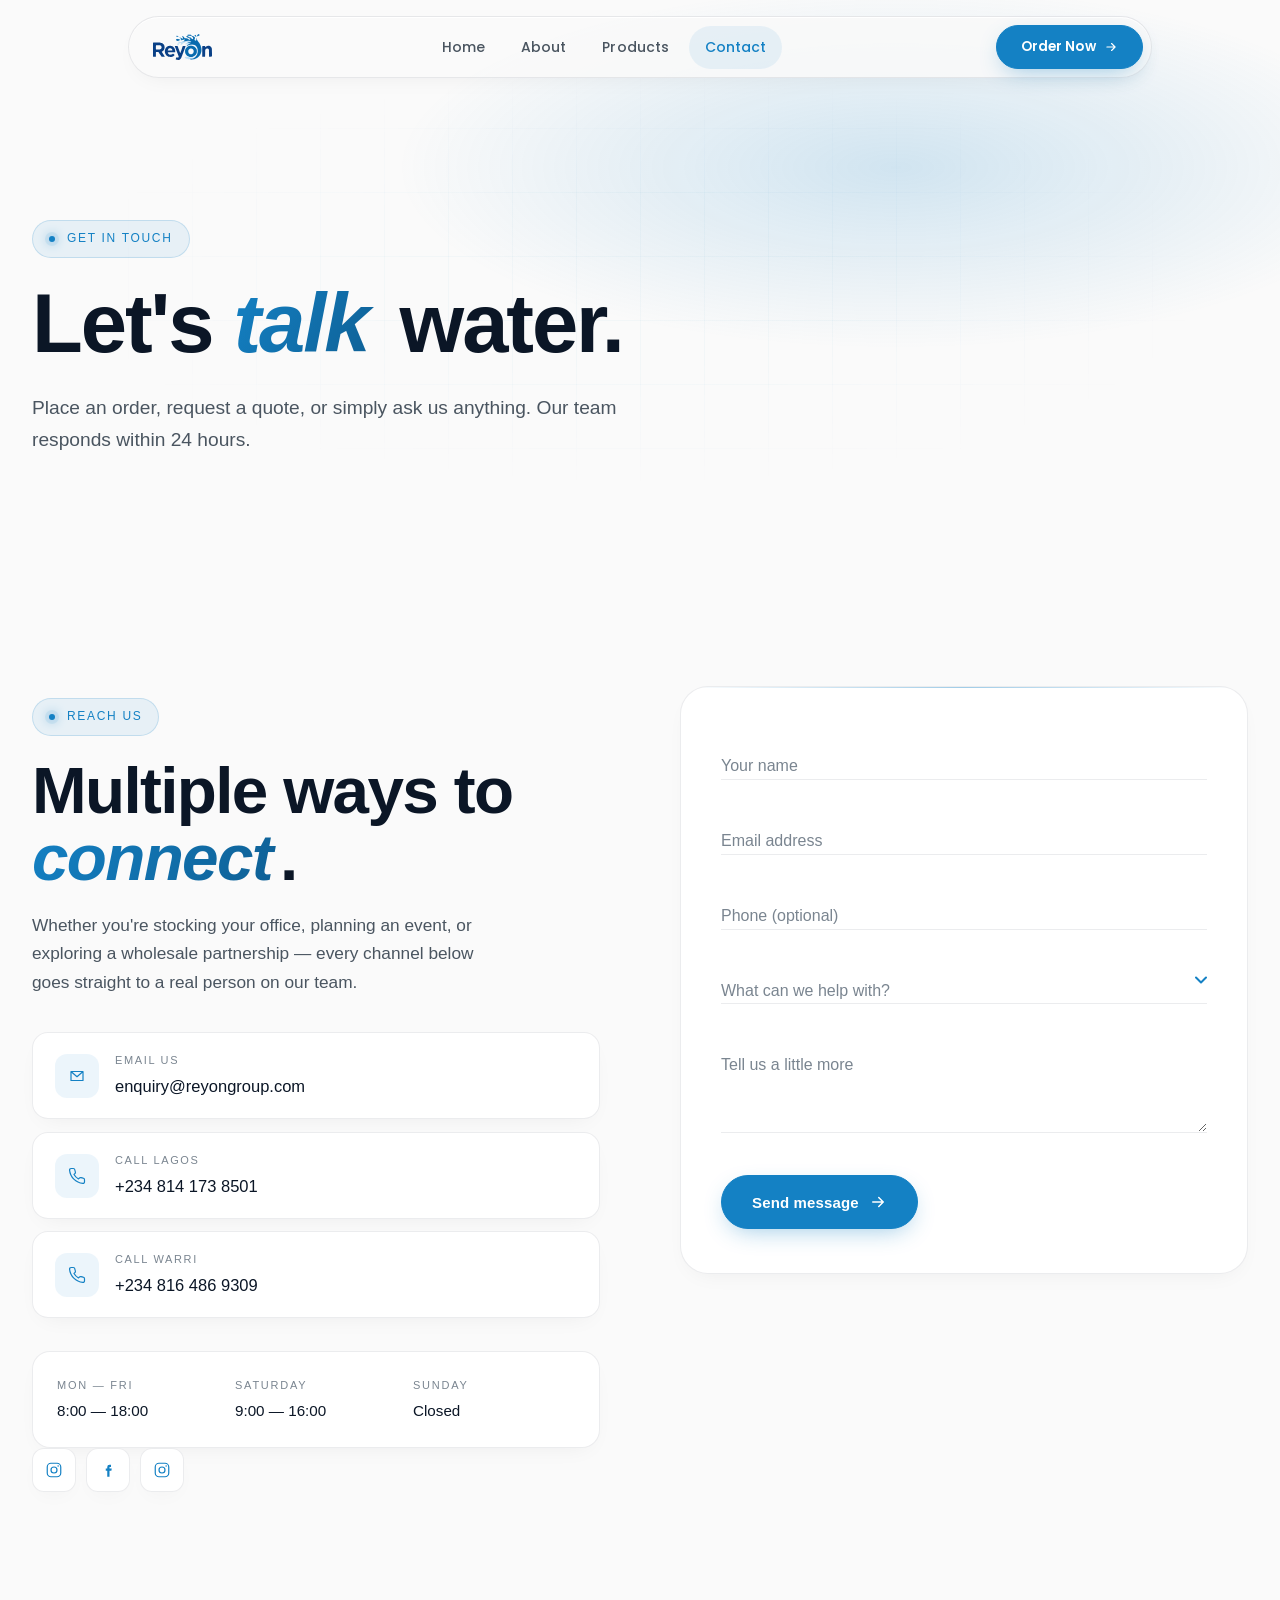
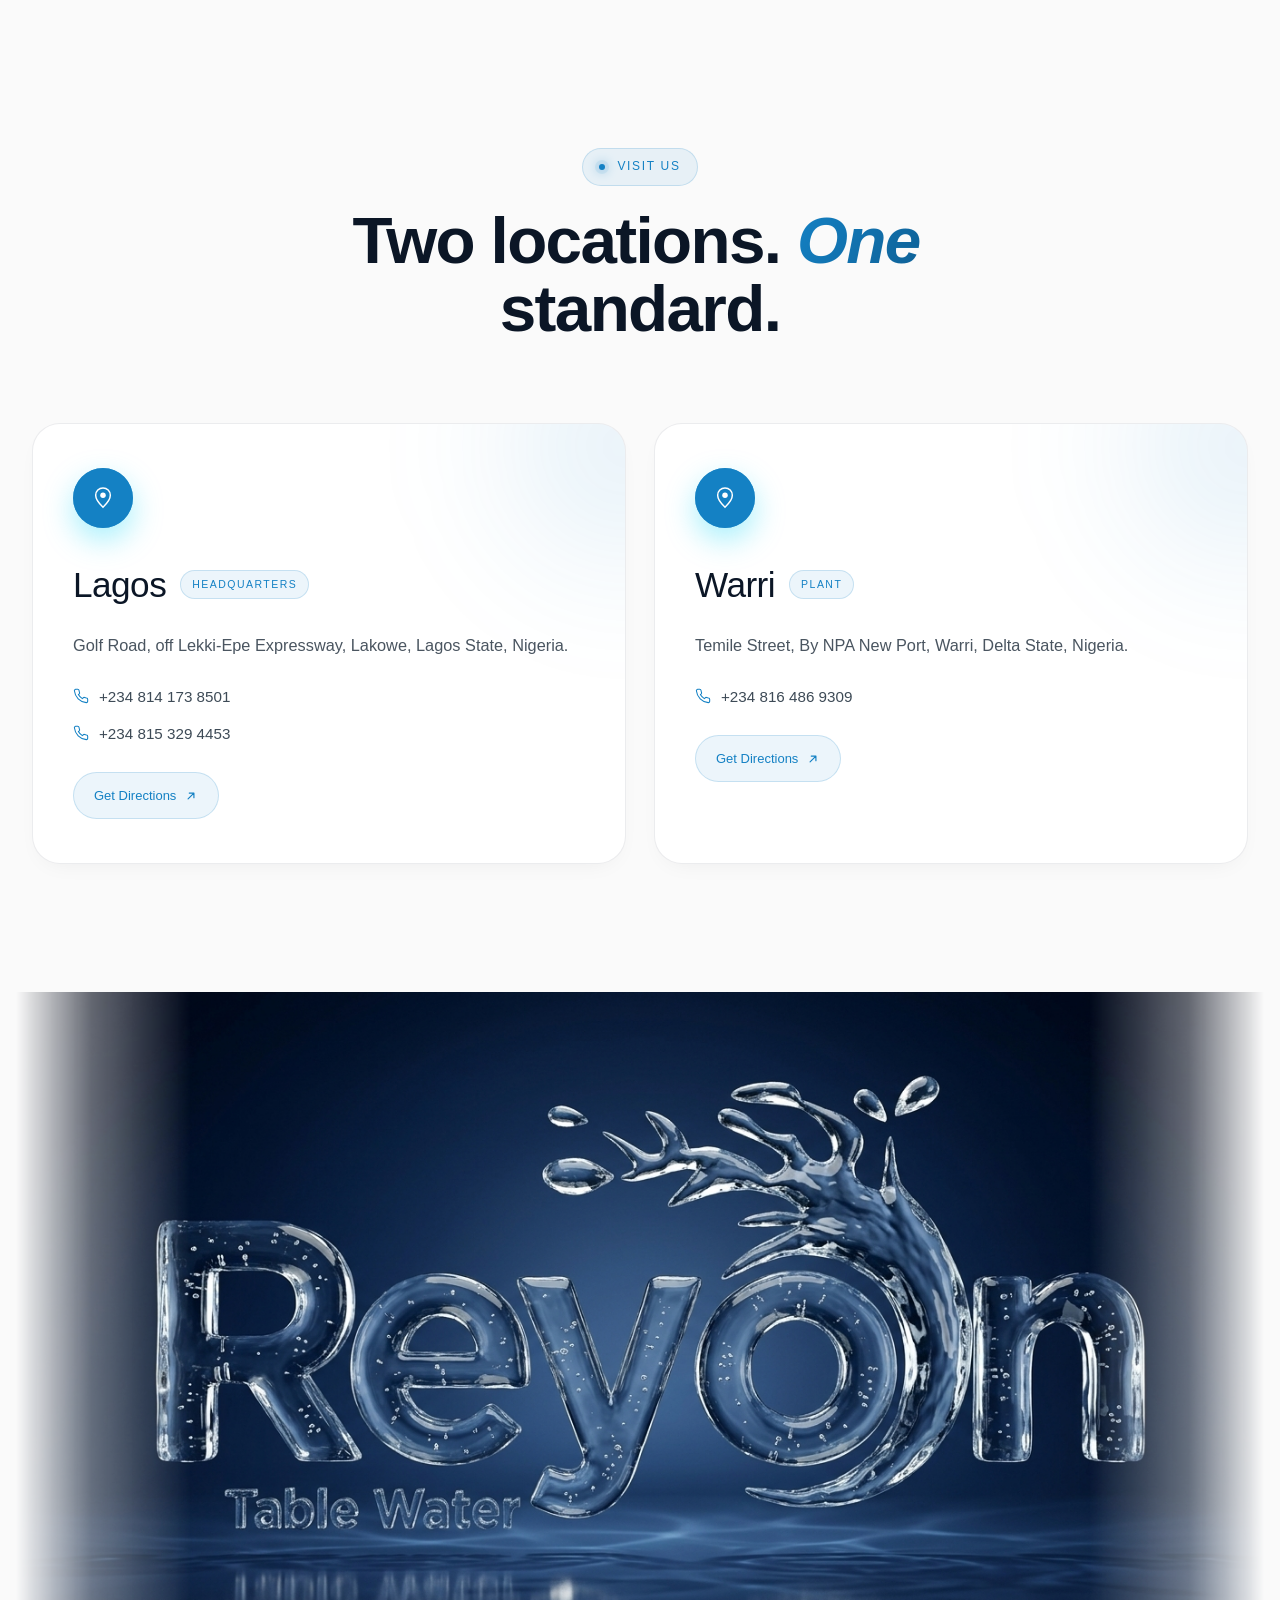
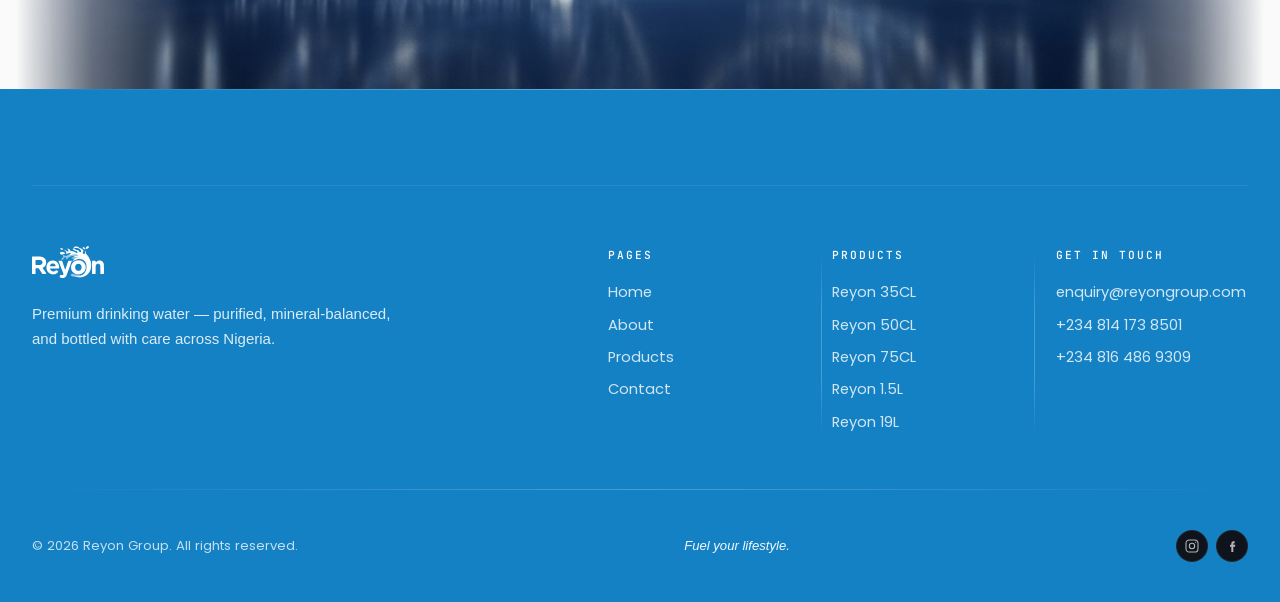
<file: contact.html>
<!DOCTYPE html>
<html lang="en">
<head>
  <meta charset="UTF-8" />
  <meta name="viewport" content="width=device-width, initial-scale=1.0, viewport-fit=cover" />
  <meta name="theme-color" content="#06070A" />
  <meta name="color-scheme" content="dark" />
  <meta name="description" content="Get in touch with Reyon Group — place an order, request a wholesale quote, or visit our Lagos and Warri locations." />

  <title>Contact — Reyon</title>

  <link rel="icon" type="image/svg+xml" href="assets/img/favicon.svg" />
  <link rel="preconnect" href="https://fonts.googleapis.com" />
  <link rel="preconnect" href="https://fonts.gstatic.com" crossorigin />
  <link rel="stylesheet" href="https://fonts.googleapis.com/css2?family=Poppins:ital,wght@0,300;0,400;0,500;0,600;0,700;0,800;1,300;1,400;1,500;1,600&family=JetBrains+Mono:wght@500&display=swap" />
  <link rel="stylesheet" href="assets/css/tokens.css" />
  <link rel="stylesheet" href="assets/css/style.css" />
</head>
<body data-page="contact">

  <div class="loader" id="loader" aria-hidden="true">
    <svg class="loader__logo" viewBox="0 0 80 100" width="60" height="80">
      <defs>
        <linearGradient id="loaderG" x1="0" y1="0" x2="0" y2="1"><stop offset="0%" stop-color="#5DEFFF"/><stop offset="100%" stop-color="#00D4F5"/></linearGradient>
        <clipPath id="loaderClip"><path d="M40 4C40 4 6 42 6 65a34 34 0 0 0 68 0C74 42 40 4 40 4Z"/></clipPath>
      </defs>
      <path d="M40 4C40 4 6 42 6 65a34 34 0 0 0 68 0C74 42 40 4 40 4Z" fill="none" stroke="rgba(255,255,255,.18)" stroke-width="1.5"/>
      <g clip-path="url(#loaderClip)"><rect class="loader__fill" x="0" y="100" width="80" height="100" fill="url(#loaderG)"/></g>
    </svg>
  </div>

  <div class="cursor" id="cursor" aria-hidden="true">
    <div class="cursor__dot"></div>
    <div class="cursor__ring"></div>
  </div>

  <div class="progress-bar" id="progressBar" aria-hidden="true"></div>

  <header class="nav" id="nav">
    <div class="nav__inner container">
      <a href="index.html" class="nav__brand magnetic" aria-label="Reyon home">
        <img class="nav__brand-logo" src="assets/img/logo.svg" alt="Reyon" width="120" height="36" />
      </a>
      <nav class="nav__menu" id="navMenu" aria-label="Primary">
        <a href="index.html" class="nav__link" data-cursor="link">Home</a>
        <a href="about.html" class="nav__link" data-cursor="link">About</a>
        <a href="products.html" class="nav__link" data-cursor="link">Products</a>
        <a href="contact.html" class="nav__link is-active" data-cursor="link">Contact</a>
      </nav>
      <a href="contact.html" class="btn btn--primary btn--sm nav__cta magnetic ripple" data-cursor="link">
        <span>Order Now</span>
        <svg viewBox="0 0 24 24" width="14" height="14"><path d="M5 12h14M13 6l6 6-6 6" stroke="currentColor" stroke-width="2" fill="none" stroke-linecap="round" stroke-linejoin="round"/></svg>
      </a>
      <button class="nav__toggle" id="navToggle" aria-label="Open menu" aria-expanded="false" aria-controls="navMenu">
        <span></span><span></span>
      </button>
    </div>
  </header>

  <main>
    <section class="page-hero">
      <div class="page-hero__bg" aria-hidden="true">
        <div class="hero__mesh"></div>
        <div class="hero__grid"></div>
      </div>
      <div class="container">
        <span class="eyebrow eyebrow--light reveal" data-reveal>
          <span class="eyebrow__dot"></span>
          Get In Touch
        </span>
        <h1 class="page-hero__title reveal" data-reveal data-reveal-delay="100">
          Let's <em>talk</em> water.
        </h1>
        <p class="page-hero__lede reveal" data-reveal data-reveal-delay="200">
          Place an order, request a quote, or simply ask us anything. Our team responds within 24 hours.
        </p>
      </div>
    </section>

    <section class="section contact" id="contact">
      <div class="container contact__inner">
        <div class="contact__intro">
          <span class="eyebrow reveal" data-reveal>
            <span class="eyebrow__dot"></span>
            Reach Us
          </span>
          <h2 class="section__title reveal" data-reveal>
            Multiple ways to <em>connect</em>.
          </h2>
          <p class="contact__text reveal" data-reveal data-reveal-delay="150">
            Whether you're stocking your office, planning an event, or exploring a wholesale
            partnership — every channel below goes straight to a real person on our team.
          </p>

          <div class="contact__info">
            <a href="mailto:enquiry@reyongroup.com" class="contact__chip reveal magnetic" data-reveal data-reveal-delay="200" data-cursor="link">
              <span class="contact__chip-icon">
                <svg viewBox="0 0 24 24" width="18" height="18"><path d="M4 6h16v12H4z M4 6l8 7 8-7" fill="none" stroke="currentColor" stroke-width="1.6" stroke-linejoin="round"/></svg>
              </span>
              <div>
                <small>Email us</small>
                <strong>enquiry@reyongroup.com</strong>
              </div>
            </a>
            <a href="tel:+2348141738501" class="contact__chip reveal magnetic" data-reveal data-reveal-delay="300" data-cursor="link">
              <span class="contact__chip-icon">
                <svg viewBox="0 0 24 24" width="18" height="18"><path d="M22 16.92v3a2 2 0 0 1-2.18 2A19.79 19.79 0 0 1 2.08 4.18 2 2 0 0 1 4.07 2h3a2 2 0 0 1 2 1.72c.13.96.37 1.9.7 2.81a2 2 0 0 1-.45 2.11L8 9.91a16 16 0 0 0 6 6l1.27-1.27a2 2 0 0 1 2.11-.45c.91.33 1.85.57 2.81.7A2 2 0 0 1 22 16.92Z" fill="none" stroke="currentColor" stroke-width="1.6" stroke-linejoin="round"/></svg>
              </span>
              <div>
                <small>Call Lagos</small>
                <strong>+234 814 173 8501</strong>
              </div>
            </a>
            <a href="tel:+2348164869309" class="contact__chip reveal magnetic" data-reveal data-reveal-delay="400" data-cursor="link">
              <span class="contact__chip-icon">
                <svg viewBox="0 0 24 24" width="18" height="18"><path d="M22 16.92v3a2 2 0 0 1-2.18 2A19.79 19.79 0 0 1 2.08 4.18 2 2 0 0 1 4.07 2h3a2 2 0 0 1 2 1.72c.13.96.37 1.9.7 2.81a2 2 0 0 1-.45 2.11L8 9.91a16 16 0 0 0 6 6l1.27-1.27a2 2 0 0 1 2.11-.45c.91.33 1.85.57 2.81.7A2 2 0 0 1 22 16.92Z" fill="none" stroke="currentColor" stroke-width="1.6" stroke-linejoin="round"/></svg>
              </span>
              <div>
                <small>Call Warri</small>
                <strong>+234 816 486 9309</strong>
              </div>
            </a>
          </div>

          <div class="contact-page__hours reveal" data-reveal data-reveal-delay="500">
            <div class="hour-row"><small>Mon — Fri</small><strong>8:00 — 18:00</strong></div>
            <div class="hour-row"><small>Saturday</small><strong>9:00 — 16:00</strong></div>
            <div class="hour-row"><small>Sunday</small><strong>Closed</strong></div>
          </div>

          <div class="contact__social reveal" data-reveal data-reveal-delay="600">
            <a href="https://instagram.com/reyonwater" target="_blank" rel="noopener noreferrer" aria-label="Instagram" class="social-link ripple" data-cursor="link">
              <svg viewBox="0 0 24 24" width="18" height="18"><rect x="3" y="3" width="18" height="18" rx="5" fill="none" stroke="currentColor" stroke-width="1.6"/><circle cx="12" cy="12" r="4" fill="none" stroke="currentColor" stroke-width="1.6"/><circle cx="17.5" cy="6.5" r="1" fill="currentColor"/></svg>
            </a>
            <a href="https://facebook.com/reyonwater" target="_blank" rel="noopener noreferrer" aria-label="Facebook" class="social-link ripple" data-cursor="link">
              <svg viewBox="0 0 24 24" width="18" height="18"><path d="M14 8h2V5h-2a3 3 0 0 0-3 3v2H9v3h2v8h3v-8h2.5l.5-3H14V8.5c0-.3.2-.5.5-.5z" fill="currentColor"/></svg>
            </a>
            <a href="https://instagram.com/reyontablewater" target="_blank" rel="noopener noreferrer" aria-label="Instagram (Table Water)" class="social-link ripple" data-cursor="link">
              <svg viewBox="0 0 24 24" width="18" height="18"><rect x="3" y="3" width="18" height="18" rx="5" fill="none" stroke="currentColor" stroke-width="1.6"/><circle cx="12" cy="12" r="4" fill="none" stroke="currentColor" stroke-width="1.6"/><circle cx="17.5" cy="6.5" r="1" fill="currentColor"/></svg>
            </a>
          </div>
        </div>

        <form class="contact__form reveal" data-reveal data-reveal-delay="200" id="contactForm" novalidate>
          <div class="field">
            <input type="text" id="name" name="name" required autocomplete="name" placeholder=" " />
            <label for="name">Your name</label>
            <span class="field__line"></span>
          </div>
          <div class="field">
            <input type="email" id="email" name="email" required autocomplete="email" placeholder=" " />
            <label for="email">Email address</label>
            <span class="field__line"></span>
          </div>
          <div class="field">
            <input type="tel" id="phone" name="phone" autocomplete="tel" placeholder=" " />
            <label for="phone">Phone (optional)</label>
            <span class="field__line"></span>
          </div>
          <div class="field">
            <select id="topic" name="topic" required>
              <option value="" disabled selected hidden></option>
              <option value="wholesale">Wholesale order</option>
              <option value="retail">Retail purchase</option>
              <option value="dispenser">19L dispenser refill</option>
              <option value="general">General enquiry</option>
            </select>
            <label for="topic">What can we help with?</label>
            <span class="field__line"></span>
          </div>
          <div class="field field--ta">
            <textarea id="message" name="message" rows="4" required placeholder=" "></textarea>
            <label for="message">Tell us a little more</label>
            <span class="field__line"></span>
          </div>
          <button type="submit" class="btn btn--primary btn--lg ripple magnetic contact__submit" data-cursor="link">
            <span>Send message</span>
            <svg viewBox="0 0 24 24" width="18" height="18"><path d="M5 12h14M13 6l6 6-6 6" stroke="currentColor" stroke-width="2" fill="none" stroke-linecap="round" stroke-linejoin="round"/></svg>
          </button>
          <p class="contact__success" id="contactSuccess" hidden>Thanks — we'll be in touch within 24 hours.</p>
        </form>
      </div>
    </section>

    <section class="section locations" id="locations">
      <div class="container">
        <div class="section__head">
          <span class="eyebrow reveal" data-reveal>
            <span class="eyebrow__dot"></span>
            Visit Us
          </span>
          <h2 class="section__title reveal" data-reveal>
            Two locations. <em>One</em> standard.
          </h2>
        </div>
        <div class="locations__grid">
          <article class="location reveal" data-reveal>
            <div class="location__marker">
              <div class="location__pulse"></div>
              <div class="location__pulse"></div>
              <svg viewBox="0 0 24 24" width="22" height="22"><path d="M12 22s8-7.5 8-13a8 8 0 1 0-16 0c0 5.5 8 13 8 13Z" fill="none" stroke="currentColor" stroke-width="1.6"/><circle cx="12" cy="9" r="3" fill="currentColor"/></svg>
            </div>
            <div class="location__head">
              <h3>Lagos</h3>
              <span class="location__badge">Headquarters</span>
            </div>
            <p class="location__address">Golf Road, off Lekki-Epe Expressway, Lakowe, Lagos State, Nigeria.</p>
            <div class="location__contact">
              <a href="tel:+2348141738501" class="location__row" data-cursor="link">
                <svg viewBox="0 0 24 24" width="16" height="16"><path d="M22 16.92v3a2 2 0 0 1-2.18 2A19.79 19.79 0 0 1 2.08 4.18 2 2 0 0 1 4.07 2h3a2 2 0 0 1 2 1.72c.13.96.37 1.9.7 2.81a2 2 0 0 1-.45 2.11L8 9.91a16 16 0 0 0 6 6l1.27-1.27a2 2 0 0 1 2.11-.45c.91.33 1.85.57 2.81.7A2 2 0 0 1 22 16.92Z" fill="none" stroke="currentColor" stroke-width="1.6" stroke-linejoin="round"/></svg>
                +234 814 173 8501
              </a>
              <a href="tel:+2348153294453" class="location__row" data-cursor="link">
                <svg viewBox="0 0 24 24" width="16" height="16"><path d="M22 16.92v3a2 2 0 0 1-2.18 2A19.79 19.79 0 0 1 2.08 4.18 2 2 0 0 1 4.07 2h3a2 2 0 0 1 2 1.72c.13.96.37 1.9.7 2.81a2 2 0 0 1-.45 2.11L8 9.91a16 16 0 0 0 6 6l1.27-1.27a2 2 0 0 1 2.11-.45c.91.33 1.85.57 2.81.7A2 2 0 0 1 22 16.92Z" fill="none" stroke="currentColor" stroke-width="1.6" stroke-linejoin="round"/></svg>
                +234 815 329 4453
              </a>
              <a href="https://www.google.com/maps/search/?api=1&query=Golf+Road+Lakowe+Lagos" target="_blank" rel="noopener noreferrer" class="location__btn ripple magnetic" data-cursor="link">
                Get Directions
                <svg viewBox="0 0 24 24" width="14" height="14"><path d="M7 17L17 7M9 7h8v8" stroke="currentColor" stroke-width="2" fill="none" stroke-linecap="round" stroke-linejoin="round"/></svg>
              </a>
            </div>
          </article>

          <article class="location reveal" data-reveal data-reveal-delay="200">
            <div class="location__marker">
              <div class="location__pulse"></div>
              <div class="location__pulse"></div>
              <svg viewBox="0 0 24 24" width="22" height="22"><path d="M12 22s8-7.5 8-13a8 8 0 1 0-16 0c0 5.5 8 13 8 13Z" fill="none" stroke="currentColor" stroke-width="1.6"/><circle cx="12" cy="9" r="3" fill="currentColor"/></svg>
            </div>
            <div class="location__head">
              <h3>Warri</h3>
              <span class="location__badge">Plant</span>
            </div>
            <p class="location__address">Temile Street, By NPA New Port, Warri, Delta State, Nigeria.</p>
            <div class="location__contact">
              <a href="tel:+2348164869309" class="location__row" data-cursor="link">
                <svg viewBox="0 0 24 24" width="16" height="16"><path d="M22 16.92v3a2 2 0 0 1-2.18 2A19.79 19.79 0 0 1 2.08 4.18 2 2 0 0 1 4.07 2h3a2 2 0 0 1 2 1.72c.13.96.37 1.9.7 2.81a2 2 0 0 1-.45 2.11L8 9.91a16 16 0 0 0 6 6l1.27-1.27a2 2 0 0 1 2.11-.45c.91.33 1.85.57 2.81.7A2 2 0 0 1 22 16.92Z" fill="none" stroke="currentColor" stroke-width="1.6" stroke-linejoin="round"/></svg>
                +234 816 486 9309
              </a>
              <a href="https://www.google.com/maps/search/?api=1&query=Temile+Street+New+Port+Warri" target="_blank" rel="noopener noreferrer" class="location__btn ripple magnetic" data-cursor="link">
                Get Directions
                <svg viewBox="0 0 24 24" width="14" height="14"><path d="M7 17L17 7M9 7h8v8" stroke="currentColor" stroke-width="2" fill="none" stroke-linecap="round" stroke-linejoin="round"/></svg>
              </a>
            </div>
          </article>
        </div>
      </div>
    </section>
    <!-- ============ MASSIVE LOGOTYPE — water-letters image ============ -->
    <section class="logotype" aria-hidden="true">
      <div class="logotype__inner">
        <img class="logotype__img"
             src="assets/img/reyon-wordmark.png"
             alt=""
             loading="lazy"
             width="1366" height="768"
             data-parallax="0.5" />
      </div>
    </section>
  </main>

  <footer class="footer footer--liquid">
    <div class="container">
      <div class="footer__top">
        <div class="footer__brand">
          <div class="footer__logo">
            <img class="footer__brand-logo" src="assets/img/logo-white.svg" alt="Reyon" width="140" height="42" />
          </div>
          <p>Premium drinking water — purified, mineral-balanced, and bottled with care across Nigeria.</p>
        </div>
        <div class="footer__nav">
          <div class="footer__col"><h5>Pages</h5>
            <a href="index.html" data-cursor="link">Home</a>
            <a href="about.html" data-cursor="link">About</a>
            <a href="products.html" data-cursor="link">Products</a>
            <a href="contact.html" data-cursor="link">Contact</a>
          </div>
          <div class="footer__col"><h5>Products</h5>
            <a href="products.html#reyon-35cl" data-cursor="link">Reyon 35CL</a>
            <a href="products.html#reyon-50cl" data-cursor="link">Reyon 50CL</a>
            <a href="products.html#reyon-75cl" data-cursor="link">Reyon 75CL</a>
            <a href="products.html#reyon-1-5l" data-cursor="link">Reyon 1.5L</a>
            <a href="products.html#reyon-19l" data-cursor="link">Reyon 19L</a>
          </div>
          <div class="footer__col"><h5>Get in touch</h5>
            <a href="mailto:enquiry@reyongroup.com" data-cursor="link">enquiry@reyongroup.com</a>
            <a href="tel:+2348141738501" data-cursor="link">+234 814 173 8501</a>
            <a href="tel:+2348164869309" data-cursor="link">+234 816 486 9309</a>
          </div>
        </div>
      </div>
      <div class="footer__bottom">
        <p>&copy; <span id="year">2026</span> Reyon Group. All rights reserved.</p>
        <p class="footer__credit">Fuel your lifestyle.</p>
        <div class="footer__social">
          <a href="https://instagram.com/reyonwater" target="_blank" rel="noopener noreferrer" aria-label="Instagram" data-cursor="link"><svg viewBox="0 0 24 24" width="16" height="16"><rect x="3" y="3" width="18" height="18" rx="5" fill="none" stroke="currentColor" stroke-width="1.6"/><circle cx="12" cy="12" r="4" fill="none" stroke="currentColor" stroke-width="1.6"/><circle cx="17.5" cy="6.5" r=".9" fill="currentColor"/></svg></a>
          <a href="https://facebook.com/reyonwater" target="_blank" rel="noopener noreferrer" aria-label="Facebook" data-cursor="link"><svg viewBox="0 0 24 24" width="16" height="16"><path d="M14 8h2V5h-2a3 3 0 0 0-3 3v2H9v3h2v8h3v-8h2.5l.5-3H14V8.5c0-.3.2-.5.5-.5z" fill="currentColor"/></svg></a>
        </div>
      </div>
    </div>
  </footer>

  <button class="back-to-top ripple magnetic" id="backToTop" aria-label="Back to top" data-cursor="link">
    <svg viewBox="0 0 24 24" width="16" height="16"><path d="M12 19V5M5 12l7-7 7 7" stroke="currentColor" stroke-width="2" fill="none" stroke-linecap="round" stroke-linejoin="round"/></svg>
  </button>

  <script src="assets/js/main.js" defer></script>
  <script src="assets/js/liquid.js" defer></script>
</body>
</html>
</file>
<file: assets/css/tokens.css>
/* =========================================================
   REYON · LIQUID PREMIUM — Design Tokens
   ========================================================= */

:root {
  /* ---------- COLOR ---------- */
  --ink:           #06090F;
  --midnight:      #0B1626;
  --abyss:         #11243D;
  --glacier:       #4FA8DC;
  --aqua-glow:     #86C8E5;
  --mist:          #DCE9F4;
  --champagne:     #D9B57A;
  --champagne-soft:#F0DCB3;
  --ice:           #F4FAFD;
  --mist-text:     #A8BDD1;
  --glass-border:  rgba(255, 255, 255, 0.14);
  --glass-fill:    rgba(255, 255, 255, 0.06);

  /* ---------- PREMIUM LIGHT theme tokens ---------- */
  --canvas:        #FAFAFA;     /* page background — warm soft white */
  --paper:         #FFFFFF;     /* card surface (most opaque) */
  --mist-bg:       #E8F4FA;     /* mist-tinted section bg */
  --soft-mist:     #F2F8FB;     /* between canvas and mist-bg */
  --ocean:         #1481C4;     /* Brand blue — vibrant water-brand */
  --text-ink:      #0B1626;     /* primary text on light */
  --text-on-light: #3D4A56;     /* secondary text on light */
  --text-on-light-2:#6B7A87;    /* tertiary text on light */
  --line-light:    rgba(11, 22, 38, 0.08);
  --line-light-2:  rgba(11, 22, 38, 0.14);
  --glass-light-fill: rgba(255, 255, 255, 0.7);
  --glass-light-border: rgba(11, 22, 38, 0.08);

  /* Convenience text aliases (still default to dark-context values) */
  --text:          var(--ice);
  --text-soft:     var(--mist);
  --text-muted:    var(--mist-text);

  /* ---------- TYPOGRAPHY (Poppins-led system) ---------- */
  --font-display: 'Poppins', -apple-system, BlinkMacSystemFont, 'Segoe UI', sans-serif;
  --font-body:    'Poppins', -apple-system, BlinkMacSystemFont, 'Segoe UI', Roboto, sans-serif;
  --font-mono:    'JetBrains Mono', ui-monospace, 'Cascadia Mono', Menlo, Consolas, monospace;

  /* Fluid scale (clamp) */
  --type-display: clamp(3.5rem, 8vw, 7rem);
  --type-h1:      clamp(2.5rem, 5vw, 4.5rem);
  --type-h2:      clamp(2rem,  4vw, 3.5rem);
  --type-h3:      clamp(1.5rem, 2.5vw, 2rem);
  --type-h4:      clamp(1.2rem, 1.8vw, 1.5rem);
  --type-body:    clamp(1rem, 1.05vw + 0.2rem, 1.125rem);
  --type-small:   0.875rem;
  --type-mono-stat: clamp(2.4rem, 5vw, 4rem);

  /* Tracking / leading */
  --lead-tight:  1.05;
  --lead-snug:   1.25;
  --lead-normal: 1.55;
  --lead-loose:  1.75;
  --tracking-tight:  -0.025em;
  --tracking-normal: 0;
  --tracking-wide:    0.06em;
  --tracking-mono:    0.02em;

  /* ---------- SPACING (4 / 8 / 12 / 16 / 24 / 32 / 48 / 64 / 96 / 128 / 192) ---------- */
  --space-4:    4px;
  --space-8:    8px;
  --space-12:  12px;
  --space-16:  16px;
  --space-24:  24px;
  --space-32:  32px;
  --space-48:  48px;
  --space-64:  64px;
  --space-96:  96px;
  --space-128:128px;
  --space-192:192px;

  /* ---------- RADII ---------- */
  --radius-1:    12px;
  --radius-2:    16px;
  --radius-3:    24px;
  --radius-pill: 999px;

  /* ---------- MOTION ---------- */
  --ease-out:  cubic-bezier(0.22, 1, 0.36, 1);
  --ease-in:   cubic-bezier(0.6, 0, 0.85, 0.4);
  --ease-soft: cubic-bezier(0.4, 0, 0.2, 1);
  --t-fast:   220ms;
  --t-base:   400ms;
  --t-slow:   700ms;
  --t-ripple: 700ms;

  /* ---------- ELEVATION ---------- */
  /* Glass (per brief): outer drop + dual inset highlights */
  --shadow-glass:
    0 8px 32px rgba(0, 0, 0, 0.35),
    inset 0 1px 0 rgba(255, 255, 255, 0.18),
    inset 0 -1px 0 rgba(255, 255, 255, 0.04);
  --shadow-glass-lift:
    0 16px 48px rgba(0, 0, 0, 0.5),
    inset 0 1px 0 rgba(255, 255, 255, 0.28),
    inset 0 -1px 0 rgba(255, 255, 255, 0.05);

  /* Color glows — used on hover */
  --shadow-glacier-glow:   0 18px 50px -12px rgba(20, 129, 196, 0.42);
  --shadow-champagne-glow: 0 18px 50px -12px rgba(217, 181, 122, 0.45);
  --shadow-aqua-pulse:     0 0 0 1px rgba(127, 216, 245, 0.35);

  /* ---------- LAYOUT ---------- */
  --container:  1280px;
  --gutter:     var(--space-32);

  /* ---------- Z-INDEX ---------- */
  --z-bg:        -1;
  --z-content:    1;
  --z-overlay:   10;
  --z-nav:       50;
  --z-cursor:    90;
  --z-modal:    100;
}
</file>
<file: assets/css/style.css>
/* =========================================================
   REYON — v2 · Dark Premium
   Space Grotesk + Inter · scroll-driven motion · cyan glow
   ========================================================= */

:root {
  /* Colour system */
  --black:    #000000;
  --night:    #06070A;
  --void:     #0A0E14;
  --surface:  #0F141C;
  --elevated: #161B26;
  --line:     rgba(255, 255, 255, 0.07);
  --line-2:   rgba(255, 255, 255, 0.12);

  --primary:  #00D4F5;
  --bright:   #5DEFFF;
  --pale:     #B5F2FA;
  --deep:     #1481C4;
  --ink-deep: #03045E;

  --text:        rgba(255, 255, 255, 0.96);
  --text-soft:   rgba(255, 255, 255, 0.68);
  --text-muted:  rgba(255, 255, 255, 0.42);

  /* Type */
  --font-sans:    'Inter', -apple-system, BlinkMacSystemFont, 'Segoe UI', Roboto, sans-serif;
  --font-display: 'Space Grotesk', 'Inter', sans-serif;

  /* Layout */
  --container: 1280px;
  --radius-sm: 10px;
  --radius:    18px;
  --radius-lg: 28px;
  --radius-xl: 40px;

  /* Motion */
  --ease:     cubic-bezier(.2, .7, .25, 1);
  --ease-out: cubic-bezier(.16, 1, .3, 1);
  --ease-in:  cubic-bezier(.4, 0, .8, .3);
  --t-fast: 200ms;
  --t-med:  380ms;
  --t-slow: 720ms;

  /* Shadows / glows */
  --glow-sm:   0 0 0 1px rgba(0, 212, 245, 0.18), 0 8px 30px rgba(0, 212, 245, 0.10);
  --glow:      0 0 0 1px rgba(0, 212, 245, 0.25), 0 16px 50px rgba(0, 212, 245, 0.18);
  --glow-lg:   0 0 0 1px rgba(0, 212, 245, 0.32), 0 30px 80px rgba(0, 212, 245, 0.30);
  --shadow-deep: 0 30px 80px rgba(0, 0, 0, 0.5);
}

/* ---------------- Reset ---------------- */
*, *::before, *::after { box-sizing: border-box; }
html { scroll-behavior: smooth; -webkit-text-size-adjust: 100%; }
html, body { background: var(--night); }
body {
  margin: 0;
  font-family: var(--font-sans);
  font-size: clamp(15px, 1vw + .35rem, 16.5px);
  font-weight: 400;
  line-height: 1.65;
  color: var(--text);
  -webkit-font-smoothing: antialiased;
  -moz-osx-font-smoothing: grayscale;
  overflow-x: hidden;
  cursor: none;
}
img, svg { display: block; max-width: 100%; }
a { color: inherit; text-decoration: none; }
button { font-family: inherit; cursor: none; border: 0; background: none; color: inherit; }
input, textarea, select { font-family: inherit; font-size: inherit; color: inherit; }
:focus-visible { outline: 2px solid var(--primary); outline-offset: 3px; border-radius: 4px; }
::selection { background: var(--primary); color: var(--black); }

/* Default cursor falls back to pointer when JS disabled or coarse pointer */
@media (hover: none), (prefers-reduced-motion: reduce) {
  body, button, a { cursor: auto; }
}

/* ---------------- Container ---------------- */
.container {
  width: 100%;
  max-width: var(--container);
  margin: 0 auto;
  padding: 0 32px;
}
.section { padding: clamp(80px, 10vw, 160px) 0; position: relative; }

/* ---------------- Typography ---------------- */
.eyebrow {
  display: inline-flex;
  align-items: center;
  gap: 12px;
  padding: 8px 16px;
  border-radius: 999px;
  background: rgba(0, 212, 245, 0.08);
  border: 1px solid rgba(0, 212, 245, 0.2);
  color: var(--primary);
  font-family: var(--font-display);
  font-size: 12px;
  font-weight: 500;
  letter-spacing: 0.16em;
  text-transform: uppercase;
}
.eyebrow--light {
  background: rgba(255, 255, 255, 0.04);
  border-color: rgba(255, 255, 255, 0.12);
}
.eyebrow__dot {
  width: 6px; height: 6px;
  border-radius: 50%;
  background: var(--primary);
  box-shadow: 0 0 0 4px rgba(0, 212, 245, 0.15), 0 0 16px var(--primary);
  animation: pulse 2.4s var(--ease) infinite;
}
@keyframes pulse {
  0%, 100% { transform: scale(1); }
  50% { transform: scale(1.4); }
}

.section__head {
  text-align: center;
  max-width: 760px;
  margin: 0 auto 80px;
}
.section__title {
  font-family: var(--font-display);
  font-weight: 400;
  font-size: clamp(2.2rem, 4.5vw + 0.5rem, 4.5rem);
  line-height: 1.02;
  letter-spacing: -0.025em;
  margin: 22px 0 18px;
  color: var(--text);
}
.section__title em {
  font-style: italic;
  font-weight: 300;
  background: linear-gradient(120deg, var(--bright), var(--primary));
  -webkit-background-clip: text;
  background-clip: text;
  color: transparent;
}
.section__lede {
  font-size: 1.075rem;
  color: var(--text-soft);
  max-width: 580px;
  margin: 0 auto;
  line-height: 1.65;
}

/* ---------------- Buttons ---------------- */
.btn {
  position: relative;
  display: inline-flex;
  align-items: center;
  justify-content: center;
  gap: 10px;
  padding: 14px 26px;
  border-radius: 999px;
  font-family: var(--font-sans);
  font-weight: 500;
  font-size: 14.5px;
  letter-spacing: 0.01em;
  cursor: none;
  overflow: hidden;
  transition: transform var(--t-med) var(--ease), box-shadow var(--t-med) var(--ease), background var(--t-med) var(--ease), color var(--t-med) var(--ease), border-color var(--t-med) var(--ease);
  isolation: isolate;
  white-space: nowrap;
  border: 1px solid transparent;
}
.btn--sm { padding: 9px 18px; font-size: 13px; }
.btn--lg { padding: 17px 30px; font-size: 15px; }

.btn--primary {
  background: linear-gradient(120deg, var(--bright), var(--primary));
  color: var(--black);
  font-weight: 600;
  box-shadow: 0 12px 40px rgba(0, 212, 245, 0.35), inset 0 1px 0 rgba(255,255,255,.4);
}
.btn--primary::before {
  content: "";
  position: absolute; inset: 0;
  background: linear-gradient(120deg, #FFFFFF, var(--bright));
  opacity: 0;
  transition: opacity var(--t-med) var(--ease);
  z-index: -1;
}
.btn--primary:hover { box-shadow: 0 20px 60px rgba(0, 212, 245, 0.55), inset 0 1px 0 rgba(255,255,255,.4); }
.btn--primary:hover::before { opacity: 1; }

.btn--ghost {
  color: var(--text);
  background: rgba(255, 255, 255, 0.04);
  border-color: rgba(255, 255, 255, 0.14);
  backdrop-filter: blur(10px);
  -webkit-backdrop-filter: blur(10px);
}
.btn--ghost:hover {
  background: rgba(255, 255, 255, 0.08);
  border-color: rgba(0, 212, 245, 0.4);
  color: var(--primary);
}
.btn__play {
  display: inline-flex;
  align-items: center;
  justify-content: center;
  width: 24px; height: 24px;
  border-radius: 50%;
  background: var(--primary);
  color: var(--black);
}

/* Magnetic */
.magnetic { will-change: transform; transition: transform .25s var(--ease); }

/* Ripple */
.ripple { position: relative; isolation: isolate; }
.ripple .ripple-wave {
  position: absolute;
  width: 8px; height: 8px;
  border-radius: 50%;
  background: rgba(255, 255, 255, 0.5);
  transform: scale(0);
  animation: ripple .7s var(--ease-out);
  pointer-events: none;
  z-index: 0;
}
.btn--ghost .ripple-wave,
.product__link .ripple-wave,
.location__btn .ripple-wave,
.social-link .ripple-wave,
.back-to-top .ripple-wave { background: rgba(0, 212, 245, 0.45); }
@keyframes ripple {
  to { transform: scale(60); opacity: 0; }
}

/* ---------------- Loader ---------------- */
.loader {
  position: fixed; inset: 0;
  background: var(--night);
  display: grid; place-items: center;
  z-index: 200;
  transition: opacity 800ms var(--ease), visibility 800ms var(--ease);
}
.loader.is-hidden { opacity: 0; visibility: hidden; }
.loader__logo { animation: dropPulse 2s var(--ease) infinite; }
.loader__fill { animation: waterFill 1.6s var(--ease-out) infinite; }
@keyframes waterFill {
  0%   { transform: translateY(0); }
  100% { transform: translateY(-100px); }
}
@keyframes dropPulse {
  0%, 100% { transform: scale(1); }
  50%      { transform: scale(.95); }
}

/* ---------------- Custom cursor ---------------- */
.cursor {
  position: fixed;
  top: 0; left: 0;
  pointer-events: none;
  z-index: 110;
  mix-blend-mode: difference;
}
.cursor__dot {
  position: absolute;
  width: 8px; height: 8px;
  border-radius: 50%;
  background: #fff;
  transform: translate(-50%, -50%);
  transition: width .25s var(--ease), height .25s var(--ease);
}
.cursor__ring {
  position: absolute;
  width: 36px; height: 36px;
  border: 1.5px solid rgba(255, 255, 255, 0.4);
  border-radius: 50%;
  transform: translate(-50%, -50%);
  transition: width .4s var(--ease), height .4s var(--ease), border-color .3s var(--ease), background .3s var(--ease);
}
.cursor.is-hover .cursor__dot { width: 0; height: 0; }
.cursor.is-hover .cursor__ring { width: 56px; height: 56px; background: rgba(255,255,255,.06); border-color: rgba(255,255,255,.6); }
.cursor.is-down .cursor__ring { width: 28px; height: 28px; }

@media (hover: none), (pointer: coarse) {
  .cursor { display: none; }
}

/* ---------------- Progress bar ---------------- */
.progress-bar {
  position: fixed;
  top: 0; left: 0;
  height: 2px;
  width: 0%;
  background: linear-gradient(90deg, var(--primary), var(--bright));
  box-shadow: 0 0 10px var(--primary);
  z-index: 100;
  transition: width .12s linear;
}

/* ---------------- Section indicator ---------------- */
.section-indicator {
  position: fixed;
  bottom: 28px; left: 32px;
  z-index: 40;
  display: flex;
  align-items: center;
  gap: 12px;
  padding: 10px 16px;
  border-radius: 999px;
  background: rgba(15, 20, 28, 0.7);
  backdrop-filter: blur(20px);
  -webkit-backdrop-filter: blur(20px);
  border: 1px solid var(--line);
  font-family: var(--font-display);
  font-size: 12px;
  letter-spacing: 0.1em;
  text-transform: uppercase;
  color: var(--text-soft);
  opacity: 0;
  transform: translateY(8px);
  transition: opacity var(--t-med) var(--ease), transform var(--t-med) var(--ease);
  pointer-events: none;
}
.section-indicator.is-visible { opacity: 1; transform: translateY(0); }
.section-indicator__num {
  color: var(--primary);
  font-weight: 600;
}

/* ---------------- Navigation ---------------- */
.nav {
  position: fixed;
  top: 18px; left: 0; right: 0;
  z-index: 50;
}
.nav__inner {
  display: flex;
  align-items: center;
  justify-content: space-between;
  gap: 18px;
  padding: 10px 14px 10px 22px;
  border-radius: 999px;
  background: rgba(10, 14, 20, 0.6);
  border: 1px solid var(--line);
  backdrop-filter: saturate(180%) blur(20px);
  -webkit-backdrop-filter: saturate(180%) blur(20px);
  transition: background var(--t-med) var(--ease), border-color var(--t-med) var(--ease), box-shadow var(--t-med) var(--ease);
  max-width: calc(var(--container) - 32px);
  margin: 0 auto;
}
.nav.is-scrolled .nav__inner {
  background: rgba(10, 14, 20, 0.85);
  border-color: var(--line-2);
  box-shadow: 0 12px 40px rgba(0, 0, 0, 0.4);
}
.nav__brand {
  display: inline-flex;
  align-items: center;
  gap: 10px;
  font-family: var(--font-display);
  font-weight: 600;
  font-size: 1.05rem;
  letter-spacing: 0.18em;
  color: var(--text);
}
.nav__menu {
  display: flex;
  gap: 4px;
  align-items: center;
}
.nav__link {
  position: relative;
  padding: 10px 14px;
  font-size: 13.5px;
  font-weight: 400;
  color: var(--text-soft);
  border-radius: 999px;
  transition: color var(--t-fast) var(--ease);
}
.nav__link::before {
  content: "";
  position: absolute;
  left: 14px; right: 14px;
  bottom: 6px;
  height: 1px;
  background: var(--primary);
  transform: scaleX(0);
  transform-origin: left;
  transition: transform var(--t-med) var(--ease);
}
.nav__link:hover { color: var(--text); }
.nav__link:hover::before, .nav__link.is-active::before { transform: scaleX(1); }
.nav__link.is-active { color: var(--primary); }

.nav__toggle {
  display: none;
  flex-direction: column;
  justify-content: center;
  gap: 5px;
  padding: 10px;
}
.nav__toggle span {
  width: 22px; height: 1.5px;
  background: var(--text);
  border-radius: 2px;
  transition: transform var(--t-med) var(--ease), opacity var(--t-fast) var(--ease);
}
.nav.is-open .nav__toggle span:nth-child(1) { transform: translateY(3.5px) rotate(45deg); }
.nav.is-open .nav__toggle span:nth-child(2) { transform: translateY(-3.5px) rotate(-45deg); }

/* ============ HERO ============ */
.hero {
  position: relative;
  min-height: 100vh;
  padding: 160px 0 100px;
  overflow: hidden;
  isolation: isolate;
  background: var(--night);
}
.hero__bg {
  position: absolute; inset: 0;
  z-index: -2;
  pointer-events: none;
}
.hero__mesh {
  position: absolute; inset: -10%;
  background:
    radial-gradient(ellipse 60% 60% at 20% 20%, rgba(20, 129, 196, 0.5), transparent 60%),
    radial-gradient(ellipse 70% 60% at 80% 30%, rgba(0, 212, 245, 0.35), transparent 60%),
    radial-gradient(ellipse 50% 50% at 50% 90%, rgba(93, 239, 255, 0.25), transparent 70%),
    radial-gradient(ellipse 80% 60% at 70% 70%, rgba(3, 4, 94, 0.6), transparent 70%);
  filter: blur(60px);
  animation: meshShift 22s ease-in-out infinite;
}
@keyframes meshShift {
  0%, 100% { transform: translate(0, 0) scale(1); }
  33%      { transform: translate(2%, -2%) scale(1.05); }
  66%      { transform: translate(-2%, 2%) scale(.97); }
}
.hero__grid {
  position: absolute; inset: 0;
  background-image:
    linear-gradient(rgba(255, 255, 255, 0.025) 1px, transparent 1px),
    linear-gradient(90deg, rgba(255, 255, 255, 0.025) 1px, transparent 1px);
  background-size: 64px 64px;
  mask-image: radial-gradient(ellipse 60% 50% at 50% 50%, #000 30%, transparent 80%);
  -webkit-mask-image: radial-gradient(ellipse 60% 50% at 50% 50%, #000 30%, transparent 80%);
  opacity: .8;
}
.hero__particles {
  position: absolute; inset: 0;
  overflow: hidden;
}
.particle {
  position: absolute;
  border-radius: 50%;
  background: var(--bright);
  box-shadow: 0 0 6px var(--bright);
  opacity: 0;
  animation: particleFloat linear infinite;
}
@keyframes particleFloat {
  0%   { transform: translateY(110vh) translateX(0); opacity: 0; }
  10%  { opacity: 1; }
  90%  { opacity: 1; }
  100% { transform: translateY(-110vh) translateX(60px); opacity: 0; }
}

/* === The Drop === */
.drop {
  position: absolute;
  top: 50%;
  left: 60%;
  transform: translate(-50%, -50%);
  width: clamp(420px, 48vw, 720px);
  aspect-ratio: 1 / 1.16;
  z-index: -1;
  pointer-events: none;
  --rot: 0deg;
  --scl: 1;
  --pyy: 0px;
}
.drop__core {
  position: relative;
  width: 100%; height: 100%;
  transform: rotate(var(--rot)) scale(var(--scl)) translateY(var(--pyy));
  transition: transform 60ms linear;
  filter: drop-shadow(0 50px 80px rgba(0, 212, 245, 0.4));
  animation: dropIdle 8s ease-in-out infinite;
}
@keyframes dropIdle {
  0%, 100% { translate: 0 0; }
  50%      { translate: 0 -14px; }
}
.drop__rings {
  transform-origin: center;
  animation: ringSpin 14s linear infinite;
}
@keyframes ringSpin {
  to { transform: rotate(360deg); }
}
.drop__glow {
  position: absolute;
  inset: -20%;
  background: radial-gradient(circle, rgba(0, 212, 245, 0.35) 0%, rgba(93, 239, 255, 0.18) 35%, transparent 70%);
  filter: blur(50px);
  animation: glowPulse 6s ease-in-out infinite;
}
@keyframes glowPulse {
  0%, 100% { opacity: .8; transform: scale(1); }
  50%      { opacity: 1; transform: scale(1.05); }
}
.drop__satellite {
  position: absolute;
  width: 60px; height: 75px;
  top: 22%; left: 8%;
  filter: drop-shadow(0 10px 20px rgba(0, 212, 245, 0.5));
  animation: orbit 18s linear infinite;
  transform-origin: 280px 260px;
}
@keyframes orbit {
  from { transform: rotate(0deg) translate(0px) rotate(0deg); }
  to   { transform: rotate(360deg) translate(0px) rotate(-360deg); }
}

/* Hero content */
.hero__content {
  position: relative;
  z-index: 2;
  max-width: 760px;
  padding-top: 60px;
}
.hero__title {
  font-family: var(--font-display);
  font-weight: 300;
  font-size: clamp(3.4rem, 9.5vw, 9rem);
  line-height: 0.92;
  letter-spacing: -0.04em;
  margin: 28px 0 28px;
  color: var(--text);
}
.hero__title .reveal-line {
  display: block;
  overflow: hidden;
}
.hero__title .reveal-line > * {
  display: inline-block;
  transform: translateY(110%);
  transition: transform 1100ms var(--ease-out);
}
.hero__title .reveal-line:nth-child(1) > * { transition-delay: 0ms; }
.hero__title .reveal-line:nth-child(2) > * {
  transition-delay: 120ms;
  font-style: italic;
  background: linear-gradient(120deg, var(--bright), var(--primary) 70%, var(--deep));
  -webkit-background-clip: text;
  background-clip: text;
  color: transparent;
}
.is-loaded .hero__title .reveal-line > * { transform: translateY(0); }

.hero__lede {
  font-size: clamp(1rem, 1vw + .4rem, 1.18rem);
  color: var(--text-soft);
  max-width: 540px;
  margin: 0 0 40px;
  line-height: 1.65;
}
.hero__cta {
  display: flex;
  flex-wrap: wrap;
  gap: 14px;
  margin-bottom: 80px;
}

.hero__scroll-hint {
  display: flex;
  align-items: center;
  gap: 14px;
  color: var(--text-muted);
  font-family: var(--font-display);
  font-size: 11px;
  letter-spacing: 0.25em;
  text-transform: uppercase;
}
.hero__scroll-line {
  display: block;
  width: 60px; height: 1px;
  background: linear-gradient(90deg, var(--primary), transparent);
  animation: scrollLine 2.6s var(--ease) infinite;
  transform-origin: left;
}
@keyframes scrollLine {
  0%, 100% { transform: scaleX(.4); }
  50%      { transform: scaleX(1); }
}

/* Marquee */
.marquee {
  position: absolute;
  bottom: 0; left: 0; right: 0;
  padding: 22px 0;
  border-top: 1px solid var(--line);
  border-bottom: 1px solid var(--line);
  background: rgba(6, 7, 10, .5);
  backdrop-filter: blur(12px);
  -webkit-backdrop-filter: blur(12px);
  overflow: hidden;
  font-family: var(--font-display);
  font-size: 13px;
  font-weight: 400;
  letter-spacing: 0.2em;
  text-transform: uppercase;
  color: var(--text-soft);
  z-index: 3;
}
.marquee__track {
  display: flex;
  gap: 32px;
  white-space: nowrap;
  animation: marqueeMove 32s linear infinite;
  width: max-content;
}
.marquee__track span:nth-child(even) { color: var(--primary); }
@keyframes marqueeMove {
  to { transform: translateX(-50%); }
}

/* ============ ABOUT ============ */
.about { background: var(--night); }
.about__inner {
  display: grid;
  gap: 70px;
}
.about__header {
  text-align: left;
}
.about__header .section__title {
  max-width: 920px;
  margin-top: 18px;
}
.about__grid {
  display: grid;
  grid-template-columns: 1fr 1fr;
  gap: 60px;
  align-items: start;
}
.about__lede p {
  font-size: 1.15rem;
  color: var(--text-soft);
  line-height: 1.7;
  max-width: 560px;
  margin: 0 0 50px;
}
.about__stats {
  display: grid;
  grid-template-columns: 1fr 1fr;
  gap: 40px;
  padding-top: 40px;
  border-top: 1px solid var(--line);
}
.kpi__num {
  display: flex;
  align-items: baseline;
  gap: 2px;
  font-family: var(--font-display);
  font-weight: 300;
  font-size: clamp(2.4rem, 4vw, 3.6rem);
  color: var(--text);
  line-height: 1;
  letter-spacing: -0.02em;
}
.kpi__suffix { color: var(--primary); font-weight: 400; }
.kpi__label {
  margin-top: 8px;
  font-family: var(--font-display);
  font-size: 11.5px;
  color: var(--text-muted);
  letter-spacing: 0.16em;
  text-transform: uppercase;
}
.about__pillars {
  display: grid;
  gap: 14px;
}
.pillar {
  position: relative;
  padding: 32px 32px 32px 80px;
  border-radius: var(--radius);
  background: var(--surface);
  border: 1px solid var(--line);
  transition: transform var(--t-med) var(--ease), border-color var(--t-med) var(--ease), background var(--t-med) var(--ease);
  overflow: hidden;
}
.pillar::before {
  content: "";
  position: absolute;
  top: 0; left: 0;
  width: 100%; height: 100%;
  background: radial-gradient(ellipse 80% 100% at 0% 50%, rgba(0, 212, 245, 0.12), transparent 60%);
  opacity: 0;
  transition: opacity var(--t-med) var(--ease);
}
.pillar:hover {
  transform: translateY(-3px);
  border-color: rgba(0, 212, 245, 0.25);
  background: var(--elevated);
}
.pillar:hover::before { opacity: 1; }
.pillar__num {
  position: absolute;
  top: 32px; left: 32px;
  font-family: var(--font-display);
  font-size: 12px;
  font-weight: 500;
  color: var(--primary);
  letter-spacing: 0.16em;
}
.pillar h3 {
  font-family: var(--font-display);
  font-weight: 500;
  font-size: 1.35rem;
  margin: 0 0 8px;
  color: var(--text);
  letter-spacing: -0.01em;
}
.pillar p {
  margin: 0;
  font-size: .98rem;
  color: var(--text-soft);
  line-height: 1.6;
}

/* ============ PRODUCTS ============ */
.products {
  background: linear-gradient(180deg, var(--night) 0%, var(--void) 100%);
  position: relative;
  overflow: hidden;
}
.products::before {
  content: "";
  position: absolute;
  top: 10%; right: -20%;
  width: 800px; height: 800px;
  border-radius: 50%;
  background: radial-gradient(circle, rgba(20, 129, 196, 0.18), transparent 65%);
  filter: blur(60px);
  pointer-events: none;
}
.products__grid {
  display: grid;
  grid-template-columns: repeat(4, 1fr);
  gap: 24px;
  position: relative;
}
.product {
  position: relative;
  background: var(--surface);
  border: 1px solid var(--line);
  border-radius: var(--radius-lg);
  overflow: hidden;
  transition: transform var(--t-med) var(--ease), border-color var(--t-med) var(--ease), box-shadow var(--t-med) var(--ease);
  display: flex;
  flex-direction: column;
  isolation: isolate;
}
.product::before {
  content: "";
  position: absolute;
  inset: 0;
  background: radial-gradient(circle 200px at var(--mx, 50%) var(--my, 50%), rgba(0, 212, 245, 0.18), transparent 60%);
  opacity: 0;
  transition: opacity var(--t-med) var(--ease);
  pointer-events: none;
  z-index: 1;
}
.product:hover {
  border-color: rgba(0, 212, 245, 0.4);
  box-shadow: var(--glow-sm);
}
.product:hover::before { opacity: 1; }
.product.is-featured {
  border-color: rgba(0, 212, 245, 0.32);
  background: linear-gradient(180deg, var(--elevated) 0%, var(--surface) 100%);
}
.product__index {
  position: absolute;
  top: 18px; left: 22px;
  font-family: var(--font-display);
  font-size: 11px;
  font-weight: 500;
  color: var(--primary);
  letter-spacing: 0.18em;
  z-index: 3;
}
.product__badge {
  position: absolute;
  top: 16px; right: 16px;
  padding: 5px 11px;
  border-radius: 999px;
  background: linear-gradient(120deg, var(--bright), var(--primary));
  color: var(--black);
  font-family: var(--font-display);
  font-size: 10px;
  font-weight: 600;
  text-transform: uppercase;
  letter-spacing: 0.14em;
  z-index: 3;
}
.product__badge--alt {
  background: rgba(255, 255, 255, 0.06);
  color: var(--text);
  border: 1px solid var(--line-2);
}
.product__media {
  position: relative;
  aspect-ratio: 4 / 5;
  background:
    radial-gradient(ellipse 60% 70% at 50% 30%, rgba(0, 212, 245, 0.12), transparent 70%),
    var(--void);
  display: grid; place-items: center;
  overflow: hidden;
  padding: 32px;
}
.product__media svg {
  position: relative;
  z-index: 2;
  height: 100%;
  width: auto;
  transition: transform 700ms var(--ease);
  filter: drop-shadow(0 30px 30px rgba(20, 129, 196, 0.4));
}
.product:hover .product__media svg { transform: translateY(-8px) scale(1.06); }
.product__halo {
  position: absolute;
  bottom: 8%; left: 50%;
  transform: translateX(-50%);
  width: 60%; height: 16px;
  background: radial-gradient(ellipse, rgba(0, 212, 245, 0.35), transparent 70%);
  filter: blur(8px);
  transition: width 700ms var(--ease);
}
.product:hover .product__halo { width: 80%; }
.product__body {
  padding: 28px;
  flex: 1;
  display: flex;
  flex-direction: column;
  position: relative;
  z-index: 2;
}
.product__row {
  display: flex;
  align-items: baseline;
  justify-content: space-between;
  gap: 12px;
  margin-bottom: 12px;
}
.product__tag {
  font-family: var(--font-display);
  font-size: 10.5px;
  font-weight: 500;
  letter-spacing: 0.18em;
  text-transform: uppercase;
  color: var(--text-muted);
}
.product__name {
  font-family: var(--font-display);
  font-weight: 400;
  font-size: 1.4rem;
  color: var(--text);
  margin: 0;
  letter-spacing: -0.01em;
}
.product__desc {
  margin: 0 0 22px;
  font-size: .92rem;
  color: var(--text-soft);
  line-height: 1.55;
  flex: 1;
}
.product__link {
  display: inline-flex;
  align-items: center;
  gap: 8px;
  align-self: flex-start;
  padding: 10px 16px;
  border-radius: 999px;
  background: rgba(0, 212, 245, 0.08);
  border: 1px solid rgba(0, 212, 245, 0.22);
  color: var(--primary);
  font-size: 13px;
  font-weight: 500;
  transition: background var(--t-fast) var(--ease), color var(--t-fast) var(--ease), transform var(--t-fast) var(--ease), border-color var(--t-fast) var(--ease);
}
.product__link:hover {
  background: var(--primary);
  color: var(--black);
  border-color: var(--primary);
  transform: translateX(6px);
}

/* ============ PROCESS ============ */
.process {
  background: var(--void);
  position: relative;
  overflow: hidden;
}
.process__bg {
  position: absolute; inset: 0;
  background:
    radial-gradient(ellipse 50% 40% at 20% 0%, rgba(0, 212, 245, 0.18), transparent 70%),
    radial-gradient(ellipse 50% 40% at 80% 100%, rgba(20, 129, 196, 0.22), transparent 70%);
  pointer-events: none;
}
.process .container { position: relative; }
.process__timeline {
  position: relative;
  display: grid;
  gap: 80px;
  margin-top: 32px;
  max-width: 920px;
  margin-left: auto;
  margin-right: auto;
}
.process__rail {
  position: absolute;
  top: 60px; bottom: 60px;
  left: 39px;
  width: 2px;
  background: rgba(255, 255, 255, 0.06);
  border-radius: 2px;
  overflow: hidden;
}
.process__rail-fill {
  display: block;
  height: 0;
  width: 100%;
  background: linear-gradient(180deg, var(--primary), var(--bright));
  box-shadow: 0 0 20px var(--primary);
  transition: height 1.6s var(--ease);
}
.step {
  display: grid;
  grid-template-columns: 80px 1fr;
  gap: 40px;
  align-items: start;
  position: relative;
}
.step__node {
  position: relative;
  display: flex;
  flex-direction: column;
  align-items: center;
  gap: 16px;
}
.step__num {
  font-family: var(--font-display);
  font-size: 11px;
  font-weight: 500;
  color: var(--primary);
  letter-spacing: 0.2em;
  margin-bottom: -4px;
}
.step__icon {
  position: relative;
  width: 80px; height: 80px;
  border-radius: 50%;
  background: radial-gradient(circle, var(--surface) 0%, var(--void) 100%);
  border: 1px solid var(--line-2);
  color: var(--primary);
  display: grid; place-items: center;
  z-index: 2;
}
.step__icon::before {
  content: "";
  position: absolute;
  inset: -10px;
  border-radius: 50%;
  border: 1px solid rgba(0, 212, 245, 0.3);
  opacity: 0;
  transition: opacity var(--t-med) var(--ease), transform var(--t-med) var(--ease);
}
.step.is-revealed .step__icon::before { opacity: 1; animation: stepRipple 2.4s var(--ease) infinite; }
@keyframes stepRipple {
  0%   { transform: scale(.92); opacity: 1; }
  100% { transform: scale(1.5); opacity: 0; }
}
.step__content { padding-top: 26px; }
.step__content h3 {
  font-family: var(--font-display);
  font-weight: 400;
  font-size: clamp(1.5rem, 2.4vw, 2rem);
  color: var(--text);
  margin: 0 0 10px;
  letter-spacing: -0.015em;
}
.step__content p {
  margin: 0;
  color: var(--text-soft);
  font-size: 1.02rem;
  max-width: 520px;
  line-height: 1.65;
}

/* ============ WHY ============ */
.why {
  background: var(--night);
  position: relative;
  overflow: hidden;
}
.why::before {
  content: "";
  position: absolute;
  bottom: -10%; left: -10%;
  width: 600px; height: 600px;
  background: radial-gradient(circle, rgba(0, 212, 245, 0.14), transparent 65%);
  filter: blur(60px);
  pointer-events: none;
}
.why__grid {
  display: grid;
  grid-template-columns: repeat(5, 1fr);
  gap: 16px;
  position: relative;
}
.benefit {
  position: relative;
  padding: 32px 26px 28px;
  border-radius: var(--radius);
  background: var(--surface);
  border: 1px solid var(--line);
  transition: transform var(--t-med) var(--ease), border-color var(--t-med) var(--ease), background var(--t-med) var(--ease);
  isolation: isolate;
  overflow: hidden;
}
.benefit::before {
  content: "";
  position: absolute;
  top: -100%; left: 0;
  width: 100%; height: 100%;
  background: linear-gradient(180deg, transparent, rgba(0, 212, 245, 0.18) 50%, transparent);
  transition: top 700ms var(--ease);
  z-index: -1;
}
.benefit:hover {
  transform: translateY(-6px);
  border-color: rgba(0, 212, 245, 0.32);
  background: var(--elevated);
}
.benefit:hover::before { top: 100%; }
.benefit__num {
  font-family: var(--font-display);
  font-size: 11px;
  font-weight: 500;
  color: var(--primary);
  letter-spacing: 0.2em;
}
.benefit__icon {
  width: 44px; height: 44px;
  border-radius: 12px;
  background: rgba(0, 212, 245, 0.08);
  border: 1px solid rgba(0, 212, 245, 0.18);
  color: var(--primary);
  display: grid; place-items: center;
  margin: 18px 0 22px;
}
.benefit__title {
  font-family: var(--font-display);
  font-weight: 500;
  font-size: 1.14rem;
  margin: 0 0 6px;
  color: var(--text);
  letter-spacing: -0.005em;
}
.benefit__text {
  margin: 0;
  font-size: 0.9rem;
  color: var(--text-soft);
  line-height: 1.55;
}

/* ============ LOCATIONS ============ */
.locations {
  background: linear-gradient(180deg, var(--night) 0%, var(--void) 100%);
  overflow: hidden;
}
.locations__grid {
  display: grid;
  grid-template-columns: repeat(2, 1fr);
  gap: 28px;
}
.location {
  position: relative;
  padding: 44px 40px;
  border-radius: var(--radius-lg);
  background: var(--surface);
  border: 1px solid var(--line);
  overflow: hidden;
  transition: transform var(--t-med) var(--ease), border-color var(--t-med) var(--ease);
}
.location::before {
  content: "";
  position: absolute;
  top: -40%; right: -30%;
  width: 60%; height: 90%;
  background: radial-gradient(circle, rgba(0, 212, 245, 0.18), transparent 70%);
  filter: blur(50px);
  transition: transform 1s var(--ease);
}
.location:hover {
  transform: translateY(-4px);
  border-color: rgba(0, 212, 245, 0.3);
}
.location:hover::before { transform: scale(1.4); }
.location__marker {
  position: relative;
  width: 60px; height: 60px;
  border-radius: 50%;
  background: linear-gradient(135deg, var(--primary), var(--deep));
  color: #fff;
  display: grid; place-items: center;
  margin-bottom: 28px;
  box-shadow: 0 12px 30px rgba(0, 212, 245, 0.35);
}
.location__pulse {
  position: absolute;
  inset: 0;
  border-radius: 50%;
  border: 1.5px solid rgba(0, 212, 245, 0.5);
  animation: locPulse 2.8s var(--ease) infinite;
}
.location__pulse:nth-child(2) { animation-delay: 1.4s; }
@keyframes locPulse {
  0%   { transform: scale(1); opacity: 1; }
  100% { transform: scale(2); opacity: 0; }
}
.location__head {
  display: flex;
  align-items: center;
  gap: 14px;
  margin-bottom: 18px;
}
.location__head h3 {
  font-family: var(--font-display);
  font-weight: 400;
  font-size: clamp(1.6rem, 2.8vw, 2.2rem);
  margin: 0;
  color: var(--text);
  letter-spacing: -0.02em;
}
.location__badge {
  padding: 5px 11px;
  border-radius: 999px;
  background: rgba(0, 212, 245, 0.08);
  border: 1px solid rgba(0, 212, 245, 0.22);
  color: var(--primary);
  font-family: var(--font-display);
  font-size: 10.5px;
  font-weight: 500;
  text-transform: uppercase;
  letter-spacing: 0.15em;
}
.location__address {
  margin: 0 0 26px;
  color: var(--text-soft);
  font-size: 1.02rem;
  line-height: 1.6;
}
.location__contact {
  display: flex;
  flex-direction: column;
  gap: 12px;
  align-items: flex-start;
  position: relative;
}
.location__row {
  display: inline-flex;
  align-items: center;
  gap: 10px;
  font-size: 0.95rem;
  color: var(--text-soft);
  font-weight: 400;
  transition: color var(--t-fast) var(--ease);
}
.location__row svg { color: var(--primary); }
.location__row:hover { color: var(--text); }
.location__btn {
  display: inline-flex;
  align-items: center;
  gap: 8px;
  margin-top: 14px;
  padding: 12px 20px;
  border-radius: 999px;
  background: rgba(0, 212, 245, 0.08);
  border: 1px solid rgba(0, 212, 245, 0.22);
  color: var(--primary);
  font-size: 13px;
  font-weight: 500;
  transition: background var(--t-fast) var(--ease), color var(--t-fast) var(--ease), border-color var(--t-fast) var(--ease);
  position: relative;
  overflow: hidden;
}
.location__btn:hover {
  background: var(--primary);
  color: var(--black);
  border-color: var(--primary);
}

/* ============ CONTACT ============ */
.contact { background: var(--void); }
.contact__inner {
  display: grid;
  grid-template-columns: 1fr 1fr;
  gap: 80px;
  align-items: start;
}
.contact__intro { padding-top: 12px; }
.contact__text {
  font-size: 1.08rem;
  color: var(--text-soft);
  margin: 14px 0 36px;
  max-width: 480px;
  line-height: 1.65;
}

.contact__info {
  display: flex;
  flex-direction: column;
  gap: 12px;
  margin-bottom: 32px;
}
.contact__chip {
  display: inline-flex;
  align-items: center;
  gap: 16px;
  padding: 18px 22px;
  border-radius: 16px;
  background: var(--surface);
  border: 1px solid var(--line);
  transition: background var(--t-fast) var(--ease), border-color var(--t-fast) var(--ease), transform var(--t-fast) var(--ease);
}
.contact__chip:hover {
  background: var(--elevated);
  border-color: rgba(0, 212, 245, 0.3);
}
.contact__chip-icon {
  width: 44px; height: 44px;
  border-radius: 12px;
  background: rgba(0, 212, 245, 0.08);
  display: grid; place-items: center;
  color: var(--primary);
  flex-shrink: 0;
}
.contact__chip small {
  display: block;
  font-family: var(--font-display);
  font-size: 11px;
  color: var(--text-muted);
  letter-spacing: 0.15em;
  text-transform: uppercase;
}
.contact__chip strong {
  display: block;
  font-weight: 500;
  color: var(--text);
  margin-top: 4px;
}

.contact__social { display: flex; gap: 10px; }
.social-link {
  width: 44px; height: 44px;
  border-radius: 12px;
  background: var(--surface);
  border: 1px solid var(--line);
  color: var(--text-soft);
  display: grid; place-items: center;
  transition: background var(--t-fast) var(--ease), color var(--t-fast) var(--ease), transform var(--t-fast) var(--ease), border-color var(--t-fast) var(--ease);
  position: relative;
  overflow: hidden;
}
.social-link:hover {
  background: var(--primary);
  color: var(--black);
  border-color: var(--primary);
  transform: translateY(-3px);
}

/* Form */
.contact__form {
  padding: 44px 40px;
  border-radius: var(--radius-lg);
  background: var(--surface);
  border: 1px solid var(--line);
  display: grid;
  gap: 26px;
  position: relative;
  overflow: hidden;
}
.contact__form::before {
  content: "";
  position: absolute;
  top: 0; left: 0;
  width: 100%; height: 1px;
  background: linear-gradient(90deg, transparent, rgba(0, 212, 245, 0.5), transparent);
}
.field {
  position: relative;
}
.field input,
.field textarea,
.field select {
  width: 100%;
  padding: 22px 0 8px;
  border: 0;
  border-bottom: 1px solid rgba(255, 255, 255, 0.12);
  background: transparent;
  font-size: 16px;
  color: var(--text);
  outline: none;
  transition: border-color var(--t-fast) var(--ease);
  appearance: none;
  -webkit-appearance: none;
}
.field--ta textarea { resize: vertical; min-height: 100px; padding-top: 22px; }
.field select {
  cursor: none;
  background-image: url("data:image/svg+xml,%3Csvg xmlns='http://www.w3.org/2000/svg' width='12' height='8' viewBox='0 0 12 8' fill='none'%3E%3Cpath d='M1 1.5L6 6.5L11 1.5' stroke='%2300D4F5' stroke-width='2' stroke-linecap='round' stroke-linejoin='round'/%3E%3C/svg%3E");
  background-repeat: no-repeat;
  background-position: right center;
  padding-right: 22px;
}
.field select option { background: var(--surface); color: var(--text); }
.field label {
  position: absolute;
  left: 0; top: 22px;
  color: var(--text-muted);
  font-size: 16px;
  pointer-events: none;
  transition: transform var(--t-med) var(--ease), color var(--t-med) var(--ease), font-size var(--t-med) var(--ease);
}
.field input:focus + label,
.field input:not(:placeholder-shown) + label,
.field textarea:focus + label,
.field textarea:not(:placeholder-shown) + label,
.field select:focus + label,
.field select:valid + label {
  transform: translateY(-18px);
  font-size: 11px;
  color: var(--primary);
  font-weight: 500;
  letter-spacing: 0.12em;
  text-transform: uppercase;
}
.field input::placeholder,
.field textarea::placeholder { color: transparent; }
.field__line {
  position: absolute;
  bottom: 0; left: 0;
  height: 2px;
  width: 0;
  background: linear-gradient(90deg, var(--primary), var(--bright));
  box-shadow: 0 0 8px var(--primary);
  transition: width var(--t-med) var(--ease);
}
.field input:focus ~ .field__line,
.field textarea:focus ~ .field__line,
.field select:focus ~ .field__line { width: 100%; }
.contact__submit { justify-self: start; margin-top: 8px; }
.contact__success {
  margin: 0;
  padding: 14px 18px;
  border-radius: 12px;
  background: rgba(0, 212, 245, 0.1);
  border: 1px solid rgba(0, 212, 245, 0.25);
  color: var(--primary);
  font-weight: 500;
  font-size: 0.95rem;
}

/* ============ MASSIVE LOGOTYPE ============ */
.logotype {
  background: var(--night);
  padding: 60px 0 0;
  overflow: hidden;
  position: relative;
}
.logotype__inner {
  position: relative;
  text-align: center;
  line-height: 0.8;
  padding: 0 16px;
}
.logotype {
  background: var(--ink);
  padding: 0;
  overflow: hidden;
  position: relative;
}
/* Blend the image edges into surrounding ink — feathers any source-edge artifacts */
.logotype::before,
.logotype::after {
  content: "";
  position: absolute;
  left: 0; right: 0;
  height: 80px;
  z-index: 2;
  pointer-events: none;
}
.logotype::before { top: 0;    background: linear-gradient(180deg, var(--ink) 0%, transparent 100%); }
.logotype::after  { bottom: 0; background: linear-gradient(0deg,   var(--ink) 0%, transparent 100%); }

.logotype__inner {
  text-align: center;
  line-height: 0;
}
.logotype__img {
  display: block;
  width: 100%;
  height: auto;
  max-width: 1600px;
  margin: 0 auto;
  user-select: none;
  -webkit-user-drag: none;
  filter: drop-shadow(0 0 80px rgba(134, 200, 229, 0.18));
  will-change: transform;
}

@media (max-width: 760px) {
  .logotype::before,
  .logotype::after { height: 40px; }
}

/* ============ FOOTER ============ */
.footer {
  background: var(--night);
  padding: 30px 0 40px;
  position: relative;
}
.footer__top {
  display: grid;
  grid-template-columns: 1fr 1.8fr;
  gap: 60px;
  padding: 60px 0 50px;
  border-top: 1px solid var(--line);
}
.footer__logo {
  display: inline-flex;
  align-items: center;
  gap: 10px;
  font-family: var(--font-display);
  font-weight: 600;
  font-size: 1.05rem;
  color: var(--text);
  margin-bottom: 16px;
  letter-spacing: 0.18em;
}
.footer__brand p {
  max-width: 320px;
  font-size: 0.94rem;
  color: var(--text-soft);
  line-height: 1.6;
  margin: 0;
}
.footer__nav {
  display: grid;
  grid-template-columns: repeat(3, 1fr);
  gap: 30px;
}
.footer__col h5 {
  margin: 0 0 18px;
  color: var(--text);
  font-family: var(--font-display);
  font-size: 11.5px;
  font-weight: 500;
  letter-spacing: 0.18em;
  text-transform: uppercase;
}
.footer__col a {
  display: block;
  margin-bottom: 10px;
  font-size: 0.94rem;
  color: var(--text-soft);
  transition: color var(--t-fast) var(--ease), transform var(--t-fast) var(--ease);
}
.footer__col a:hover { color: var(--primary); transform: translateX(4px); }
.footer__bottom {
  display: flex;
  justify-content: space-between;
  align-items: center;
  gap: 20px;
  flex-wrap: wrap;
  padding-top: 30px;
  border-top: 1px solid var(--line);
  font-size: 13px;
  color: var(--text-muted);
}
.footer__credit { font-family: var(--font-display); font-style: italic; }
.footer__social {
  display: flex;
  gap: 8px;
}
.footer__social a {
  width: 32px; height: 32px;
  border-radius: 50%;
  background: var(--surface);
  border: 1px solid var(--line);
  color: var(--text-soft);
  display: grid; place-items: center;
  transition: background var(--t-fast) var(--ease), color var(--t-fast) var(--ease), border-color var(--t-fast) var(--ease);
}
.footer__social a:hover { background: var(--primary); color: var(--black); border-color: var(--primary); }

/* ---------------- Back to top ---------------- */
.back-to-top {
  position: fixed;
  bottom: 28px; right: 28px;
  z-index: 40;
  width: 48px; height: 48px;
  border-radius: 50%;
  background: var(--surface);
  border: 1px solid var(--line-2);
  color: var(--primary);
  display: grid; place-items: center;
  opacity: 0;
  visibility: hidden;
  transform: translateY(12px);
  transition: opacity var(--t-med) var(--ease), transform var(--t-med) var(--ease), visibility var(--t-med) var(--ease), background var(--t-fast) var(--ease), border-color var(--t-fast) var(--ease);
  backdrop-filter: blur(12px);
  -webkit-backdrop-filter: blur(12px);
}
.back-to-top:hover {
  background: var(--primary);
  border-color: var(--primary);
  color: var(--black);
}
.back-to-top.is-visible {
  opacity: 1;
  visibility: visible;
  transform: translateY(0);
}

/* ---------------- Reveal on scroll ---------------- */
[data-reveal] {
  opacity: 0;
  transform: translateY(28px);
  transition: opacity 900ms var(--ease-out), transform 900ms var(--ease-out);
}
[data-reveal].is-revealed {
  opacity: 1;
  transform: translateY(0);
}

/* ---------------- Responsive ---------------- */
@media (max-width: 1080px) {
  .nav__menu { display: none; }
  .nav__toggle { display: flex; }
  .nav__cta { display: none; }
  .nav__menu.is-open-menu {
    display: flex;
    position: fixed;
    inset: 0;
    background: rgba(6, 7, 10, 0.96);
    backdrop-filter: blur(28px);
    -webkit-backdrop-filter: blur(28px);
    flex-direction: column;
    padding: 100px 32px 40px;
    gap: 0;
    z-index: 5;
  }
  .nav.is-open .nav__menu {
    display: flex;
    position: fixed;
    inset: 0;
    background: rgba(6, 7, 10, 0.96);
    backdrop-filter: blur(28px);
    -webkit-backdrop-filter: blur(28px);
    flex-direction: column;
    padding: 100px 32px 40px;
    gap: 0;
    z-index: 5;
  }
  .nav.is-open .nav__link {
    padding: 18px 0;
    font-family: var(--font-display);
    font-size: 1.5rem;
    font-weight: 300;
    color: var(--text);
    border-bottom: 1px solid var(--line);
  }
  .nav.is-open .nav__link::before { display: none; }

  .hero { padding: 130px 0 100px; }
  .drop {
    top: auto; bottom: 18%;
    left: 50%;
    width: clamp(320px, 80vw, 480px);
    opacity: 0.55;
  }
  .hero__content { padding-top: 0; }
  .hero__title { font-size: clamp(3rem, 14vw, 5.5rem); }

  .about__grid { grid-template-columns: 1fr; gap: 50px; }
  .products__grid { grid-template-columns: repeat(2, 1fr); }
  .why__grid { grid-template-columns: repeat(3, 1fr); }
  .contact__inner { grid-template-columns: 1fr; gap: 50px; }
  .footer__top { grid-template-columns: 1fr; }
}

@media (max-width: 760px) {
  .container { padding: 0 22px; }
  .nav { top: 12px; }

  .section { padding: 80px 0; }
  .section__head { margin-bottom: 56px; }

  .products__grid { grid-template-columns: 1fr; max-width: 380px; margin: 0 auto; }
  .why__grid { grid-template-columns: repeat(2, 1fr); }
  .locations__grid { grid-template-columns: 1fr; }

  .footer__nav { grid-template-columns: 1fr 1fr; gap: 30px; }
  .footer__bottom { flex-direction: column; text-align: center; }

  .step { grid-template-columns: 60px 1fr; gap: 24px; }
  .step__icon { width: 60px; height: 60px; }
  .step__icon svg { width: 24px; height: 24px; }
  .process__rail { left: 29px; }

  .about__stats { grid-template-columns: 1fr 1fr; gap: 28px; }

  .contact__form { padding: 32px 24px; }

  .section-indicator { left: 18px; bottom: 18px; padding: 8px 14px; font-size: 11px; }
  .back-to-top { bottom: 18px; right: 18px; }

  .hero__cta .btn { flex: 1; min-width: 150px; }
  .pillar { padding: 28px 26px 28px 60px; }
  .pillar__num { top: 28px; left: 22px; }
}

@media (max-width: 460px) {
  .why__grid { grid-template-columns: 1fr; }
  .marquee { font-size: 11px; }
}

/* =========================================================
   v2.1 — Slider · Video · Page Hero · Blog · Article · CTA
   ========================================================= */

/* ---------------- Hero slider ---------------- */
.slider {
  position: relative;
  max-width: 760px;
}
.slider__track {
  position: relative;
  min-height: clamp(420px, 52vh, 540px);
}
.slide {
  position: absolute;
  inset: 0 auto auto 0;
  width: 100%;
  opacity: 0;
  visibility: hidden;
  transform: translateY(28px);
  transition: opacity 700ms var(--ease-out), transform 700ms var(--ease-out), visibility 0s linear 700ms;
  pointer-events: none;
}
.slide.is-active {
  opacity: 1;
  visibility: visible;
  transform: translateY(0);
  pointer-events: auto;
  transition: opacity 700ms var(--ease-out), transform 700ms var(--ease-out), visibility 0s linear 0s;
  position: relative;
}
.slide.is-active .reveal-line > * {
  animation: slideLineUp 900ms var(--ease-out) forwards;
}
.slide.is-active .reveal-line:nth-child(2) > * { animation-delay: 100ms; }
@keyframes slideLineUp {
  from { transform: translateY(110%); }
  to   { transform: translateY(0); }
}

.slider__controls {
  display: flex;
  align-items: center;
  gap: 14px;
  margin-top: 28px;
  flex-wrap: wrap;
}
.slider__btn {
  width: 44px; height: 44px;
  border-radius: 50%;
  background: rgba(255, 255, 255, 0.04);
  border: 1px solid var(--line-2);
  color: var(--text);
  display: grid; place-items: center;
  position: relative;
  overflow: hidden;
  transition: background var(--t-fast) var(--ease), border-color var(--t-fast) var(--ease), color var(--t-fast) var(--ease);
}
.slider__btn:hover {
  background: var(--primary);
  border-color: var(--primary);
  color: var(--black);
}
.slider__dots {
  display: flex;
  gap: 8px;
  margin: 0 8px;
}
.slider__dot {
  width: 28px; height: 18px;
  display: grid; place-items: center;
  background: transparent;
  border: 0;
}
.slider__dot span {
  display: block;
  width: 24px; height: 3px;
  background: rgba(255,255,255,.18);
  border-radius: 4px;
  transition: background var(--t-fast) var(--ease), width var(--t-fast) var(--ease);
}
.slider__dot.is-active span {
  background: var(--primary);
  width: 36px;
  box-shadow: 0 0 12px var(--primary);
}
.slider__count {
  margin-left: auto;
  font-family: var(--font-display);
  font-size: 12px;
  color: var(--text-muted);
  letter-spacing: 0.18em;
}
.slider__count #sliderIndex { color: var(--primary); font-weight: 600; }

/* ---------------- Video placeholder ---------------- */
.video { background: var(--night); }
.video__player {
  position: relative;
  margin-top: 24px;
  aspect-ratio: 16 / 9;
  border-radius: var(--radius-lg);
  overflow: hidden;
  cursor: none;
  border: 1px solid var(--line-2);
  background: var(--surface);
  transition: transform var(--t-med) var(--ease), box-shadow var(--t-med) var(--ease), border-color var(--t-med) var(--ease);
}
.video__player:hover {
  transform: translateY(-4px);
  border-color: rgba(0, 212, 245, 0.4);
  box-shadow: var(--glow);
}
.video__player.is-pressed { transform: scale(0.99); }
.video__visual {
  position: absolute; inset: 0;
}
.video__visual svg { width: 100%; height: 100%; }
.video__play {
  position: absolute;
  top: 50%; left: 50%;
  transform: translate(-50%, -50%);
  width: 96px; height: 96px;
  border-radius: 50%;
  background: rgba(255, 255, 255, 0.95);
  color: var(--black);
  display: grid; place-items: center;
  cursor: none;
  border: 0;
  z-index: 3;
  transition: transform var(--t-med) var(--ease), background var(--t-med) var(--ease);
}
.video__play:hover { background: var(--primary); transform: translate(-50%, -50%) scale(1.06); }
.video__play-icon {
  display: inline-flex;
  margin-left: 4px;
}
.video__play-ring {
  position: absolute;
  inset: 0;
  border: 2px solid rgba(255, 255, 255, 0.5);
  border-radius: 50%;
  animation: videoRing 2.4s var(--ease) infinite;
}
.video__play-ring--2 { animation-delay: 1.2s; }
@keyframes videoRing {
  0%   { transform: scale(1); opacity: 1; }
  100% { transform: scale(1.6); opacity: 0; }
}
.video__caption {
  position: absolute;
  bottom: 24px; left: 28px;
  display: flex;
  align-items: center;
  gap: 14px;
  z-index: 3;
  color: rgba(255, 255, 255, 0.9);
}
.video__duration {
  padding: 4px 10px;
  border-radius: 6px;
  background: rgba(0, 0, 0, 0.5);
  backdrop-filter: blur(8px);
  -webkit-backdrop-filter: blur(8px);
  font-family: var(--font-display);
  font-size: 11px;
  letter-spacing: 0.1em;
}
.video__title {
  font-family: var(--font-display);
  font-size: 14px;
  font-weight: 500;
}

/* ---------------- Page hero (non-home pages) ---------------- */
.page-hero {
  position: relative;
  padding: clamp(140px, 18vw, 220px) 0 clamp(60px, 8vw, 110px);
  background: var(--night);
  overflow: hidden;
  isolation: isolate;
}
.page-hero__bg {
  position: absolute; inset: 0;
  z-index: -1;
  pointer-events: none;
}
.page-hero__bg .hero__mesh {
  position: absolute; inset: -10%;
  filter: blur(80px);
  opacity: 0.7;
}
.page-hero__title {
  font-family: var(--font-display);
  font-weight: 300;
  font-size: clamp(2.6rem, 6.5vw, 5.4rem);
  line-height: 1;
  letter-spacing: -0.03em;
  margin: 24px 0 24px;
  color: var(--text);
  max-width: 940px;
}
.page-hero__title em {
  font-style: italic;
  font-weight: 300;
  background: linear-gradient(120deg, var(--bright), var(--primary));
  -webkit-background-clip: text;
  background-clip: text;
  color: transparent;
}
.page-hero__lede {
  font-size: clamp(1rem, 1vw + 0.4rem, 1.2rem);
  color: var(--text-soft);
  max-width: 620px;
  line-height: 1.65;
  margin: 0;
}

/* ---------------- About preview (home) ---------------- */
.about-preview { background: var(--night); }
.about-preview__inner {
  display: grid;
  grid-template-columns: 1fr 1fr;
  gap: 80px;
  align-items: center;
}
.about-preview__content .section__title { margin-top: 18px; }
.about-preview__content p { font-size: 1.08rem; color: var(--text-soft); margin: 0 0 30px; max-width: 520px; line-height: 1.65; }
.section__lede--left { margin: 0 0 30px; max-width: 520px; }
.about-preview__stats {
  display: grid;
  grid-template-columns: 1fr 1fr;
  gap: 36px;
  padding: 40px;
  border-radius: var(--radius-lg);
  background: var(--surface);
  border: 1px solid var(--line);
}

/* ---------------- Story (about page) ---------------- */
.story { background: var(--night); }
.story__inner {
  display: grid;
  grid-template-columns: 0.9fr 1.1fr;
  gap: 80px;
  align-items: start;
}
.story__media {
  position: sticky;
  top: 120px;
}
.story__visual {
  border-radius: var(--radius-xl);
  overflow: hidden;
  border: 1px solid var(--line);
  aspect-ratio: 5 / 6;
}
.story__content .section__title { margin-top: 18px; max-width: 580px; }
.story__content p {
  margin: 0 0 18px;
  color: var(--text-soft);
  font-size: 1.05rem;
  line-height: 1.7;
  max-width: 580px;
}
.story__pillars {
  display: grid;
  gap: 12px;
  margin-top: 36px;
}

/* ---------------- Section heads · row variants ---------------- */
.section__head--row {
  display: flex;
  justify-content: space-between;
  align-items: flex-end;
  text-align: left;
  max-width: none;
  margin: 0 0 60px;
  gap: 30px;
  flex-wrap: wrap;
}
.section__head--row .section__title { margin-bottom: 0; }
.section__cta {
  margin-top: 56px;
  text-align: center;
}

/* ---------------- Blog preview / blog listing grid ---------------- */
.blog-preview { background: var(--night); }
.blog__grid {
  display: grid;
  grid-template-columns: repeat(3, 1fr);
  gap: 28px;
}
.blog-card {
  position: relative;
  display: flex;
  flex-direction: column;
  border-radius: var(--radius-lg);
  background: var(--surface);
  border: 1px solid var(--line);
  overflow: hidden;
  transition: transform var(--t-med) var(--ease), border-color var(--t-med) var(--ease), box-shadow var(--t-med) var(--ease);
}
.blog-card:hover {
  transform: translateY(-6px);
  border-color: rgba(0, 212, 245, 0.32);
  box-shadow: var(--glow-sm);
}
.blog-card__media {
  position: relative;
  aspect-ratio: 16 / 10;
  overflow: hidden;
}
.blog-card__media svg {
  width: 100%; height: 100%;
  transition: transform 1s var(--ease);
}
.blog-card:hover .blog-card__media svg { transform: scale(1.06); }
.blog-card__body {
  padding: 28px;
  flex: 1;
  display: flex;
  flex-direction: column;
}
.blog-card__meta {
  display: flex;
  align-items: center;
  gap: 14px;
  margin-bottom: 14px;
  font-family: var(--font-display);
  font-size: 11.5px;
  font-weight: 500;
  letter-spacing: 0.16em;
  text-transform: uppercase;
  color: var(--text-muted);
}
.blog-card__cat {
  padding: 4px 10px;
  border-radius: 999px;
  background: rgba(0, 212, 245, 0.1);
  border: 1px solid rgba(0, 212, 245, 0.22);
  color: var(--primary);
}
.blog-card__title {
  font-family: var(--font-display);
  font-weight: 400;
  font-size: clamp(1.2rem, 1.4vw + .4rem, 1.5rem);
  margin: 0 0 12px;
  color: var(--text);
  letter-spacing: -0.01em;
  line-height: 1.2;
}
.blog-card__excerpt {
  margin: 0 0 22px;
  color: var(--text-soft);
  font-size: 0.95rem;
  line-height: 1.6;
  flex: 1;
}
.blog-card__more {
  display: inline-flex;
  align-items: center;
  gap: 8px;
  align-self: flex-start;
  color: var(--primary);
  font-size: 13px;
  font-weight: 500;
  font-family: var(--font-display);
  letter-spacing: 0.04em;
  transition: gap var(--t-fast) var(--ease);
}
.blog-card:hover .blog-card__more { gap: 12px; }

/* Blog listing — featured card */
.blog-card--featured {
  grid-column: span 3;
  display: grid;
  grid-template-columns: 1.2fr 1fr;
  align-items: stretch;
}
.blog-card--featured .blog-card__media { aspect-ratio: auto; height: 100%; min-height: 380px; }
.blog-card--featured .blog-card__body { padding: 50px; justify-content: center; }
.blog-card--featured .blog-card__title { font-size: clamp(1.6rem, 2.2vw + .4rem, 2.4rem); }

/* ---------------- Article (blog post body) ---------------- */
.article {
  max-width: 720px;
  margin: 0 auto;
  padding: clamp(60px, 8vw, 100px) 0;
}
.article > * + * { margin-top: 1.4em; }
.article p {
  font-size: 1.1rem;
  line-height: 1.8;
  color: var(--text-soft);
  margin: 0;
}
.article p strong { color: var(--text); font-weight: 600; }
.article h2 {
  font-family: var(--font-display);
  font-weight: 400;
  font-size: clamp(1.5rem, 2.4vw, 2rem);
  letter-spacing: -0.015em;
  color: var(--text);
  margin: 2em 0 0.6em;
  line-height: 1.2;
}
.article h3 {
  font-family: var(--font-display);
  font-weight: 500;
  font-size: 1.2rem;
  color: var(--text);
  margin: 1.6em 0 0.4em;
}
.article ul, .article ol {
  padding-left: 22px;
  color: var(--text-soft);
  font-size: 1.05rem;
  line-height: 1.8;
}
.article li { margin-bottom: 0.4em; }
.article blockquote {
  margin: 0;
  padding: 28px 32px;
  border-left: 3px solid var(--primary);
  background: linear-gradient(90deg, rgba(0, 212, 245, 0.08), transparent);
  border-radius: 0 var(--radius) var(--radius) 0;
  font-family: var(--font-display);
  font-style: italic;
  font-size: 1.2rem;
  color: var(--text);
  line-height: 1.5;
}
.article a {
  color: var(--primary);
  border-bottom: 1px solid rgba(0, 212, 245, 0.4);
  transition: border-color var(--t-fast) var(--ease);
}
.article a:hover { border-color: var(--primary); }
.article hr {
  border: 0;
  height: 1px;
  background: var(--line);
  margin: 50px 0;
}

.article-meta {
  display: flex;
  align-items: center;
  gap: 20px;
  flex-wrap: wrap;
  margin: 24px 0 0;
  font-family: var(--font-display);
  font-size: 12px;
  letter-spacing: 0.12em;
  text-transform: uppercase;
  color: var(--text-muted);
}
.article-meta__cat {
  padding: 5px 12px;
  border-radius: 999px;
  background: rgba(0, 212, 245, 0.1);
  border: 1px solid rgba(0, 212, 245, 0.22);
  color: var(--primary);
}

.article-cover {
  margin: 50px auto 0;
  max-width: 1100px;
  aspect-ratio: 16 / 8;
  border-radius: var(--radius-xl);
  overflow: hidden;
  border: 1px solid var(--line);
}
.article-cover svg { width: 100%; height: 100%; display: block; }

/* Related posts */
.related {
  background: var(--void);
  padding: clamp(60px, 8vw, 100px) 0;
}
.related .section__head { margin-bottom: 40px; }
.related .blog__grid { grid-template-columns: repeat(2, 1fr); }

/* ---------------- CTA banner ---------------- */
.cta-banner { background: var(--night); padding-top: 0; }
.cta-banner__inner {
  position: relative;
  padding: clamp(50px, 7vw, 90px) clamp(28px, 5vw, 80px);
  border-radius: var(--radius-xl);
  background: linear-gradient(135deg, rgba(0, 212, 245, 0.1) 0%, rgba(0, 31, 63, 0.6) 100%), var(--surface);
  border: 1px solid rgba(0, 212, 245, 0.22);
  overflow: hidden;
  isolation: isolate;
}
.cta-banner__bg {
  position: absolute;
  inset: 0;
  background:
    radial-gradient(ellipse 60% 80% at 0% 50%, rgba(0, 212, 245, 0.18), transparent 70%),
    radial-gradient(ellipse 60% 80% at 100% 50%, rgba(20, 129, 196, 0.18), transparent 70%);
  z-index: -1;
  pointer-events: none;
}
.cta-banner__title {
  font-family: var(--font-display);
  font-weight: 300;
  font-size: clamp(2rem, 4vw, 3.4rem);
  line-height: 1.05;
  letter-spacing: -0.025em;
  margin: 18px 0 18px;
  color: var(--text);
  max-width: 700px;
}
.cta-banner__title em {
  font-style: italic;
  background: linear-gradient(120deg, var(--bright), var(--primary));
  -webkit-background-clip: text;
  background-clip: text;
  color: transparent;
}
.cta-banner__lede {
  margin: 0 0 28px;
  color: var(--text-soft);
  font-size: 1.05rem;
  max-width: 560px;
  line-height: 1.65;
}
.cta-banner__actions {
  display: flex;
  gap: 14px;
  flex-wrap: wrap;
}

/* ---------------- Contact page extras ---------------- */
.contact-page__hours {
  display: grid;
  grid-template-columns: repeat(auto-fit, minmax(160px, 1fr));
  gap: 16px;
  margin-top: 30px;
  padding: 24px;
  border-radius: var(--radius);
  background: var(--surface);
  border: 1px solid var(--line);
}
.hour-row {
  display: flex;
  flex-direction: column;
  gap: 4px;
}
.hour-row small {
  font-family: var(--font-display);
  font-size: 11px;
  letter-spacing: 0.16em;
  text-transform: uppercase;
  color: var(--text-muted);
}
.hour-row strong {
  font-family: var(--font-display);
  font-weight: 500;
  font-size: 0.95rem;
  color: var(--text);
}

/* ---------------- Products page extras ---------------- */
.products-page .product-detail {
  display: grid;
  grid-template-columns: 1fr 1.2fr;
  gap: 60px;
  align-items: center;
  padding: clamp(50px, 6vw, 90px) 0;
  border-bottom: 1px solid var(--line);
}
.products-page .product-detail:last-of-type { border-bottom: 0; }
.products-page .product-detail:nth-of-type(even) {
  grid-template-columns: 1.2fr 1fr;
}
.products-page .product-detail:nth-of-type(even) .product-detail__media { order: 2; }

.product-detail__media {
  position: relative;
  aspect-ratio: 4 / 5;
  border-radius: var(--radius-lg);
  background:
    radial-gradient(ellipse 70% 80% at 50% 30%, rgba(0, 212, 245, 0.16), transparent 70%),
    var(--surface);
  border: 1px solid var(--line);
  display: grid; place-items: center;
  padding: 40px;
  overflow: hidden;
}
.product-detail__media svg {
  height: 80%;
  width: auto;
  filter: drop-shadow(0 30px 40px rgba(20, 129, 196, 0.45));
}
.product-detail__media::before {
  content: "";
  position: absolute;
  bottom: 8%; left: 50%;
  transform: translateX(-50%);
  width: 60%; height: 18px;
  background: radial-gradient(ellipse, rgba(0, 212, 245, 0.4), transparent 70%);
  filter: blur(8px);
}
.product-detail__index {
  font-family: var(--font-display);
  font-size: 12px;
  font-weight: 500;
  letter-spacing: 0.2em;
  color: var(--primary);
}
.product-detail__name {
  font-family: var(--font-display);
  font-weight: 300;
  font-size: clamp(2rem, 3.5vw, 3.2rem);
  line-height: 1;
  letter-spacing: -0.025em;
  margin: 18px 0 18px;
  color: var(--text);
}
.product-detail__name em {
  font-style: italic;
  background: linear-gradient(120deg, var(--bright), var(--primary));
  -webkit-background-clip: text;
  background-clip: text;
  color: transparent;
}
.product-detail__desc {
  font-size: 1.08rem;
  color: var(--text-soft);
  line-height: 1.7;
  margin: 0 0 24px;
  max-width: 480px;
}
.product-detail__features {
  display: grid;
  gap: 12px;
  margin: 24px 0 30px;
}
.product-detail__features div {
  display: flex;
  gap: 14px;
  align-items: flex-start;
  padding: 14px 18px;
  border-radius: 12px;
  background: var(--surface);
  border: 1px solid var(--line);
}
.product-detail__features svg {
  color: var(--primary);
  flex-shrink: 0;
  margin-top: 2px;
}
.product-detail__features small {
  display: block;
  font-family: var(--font-display);
  font-size: 11px;
  letter-spacing: 0.14em;
  text-transform: uppercase;
  color: var(--text-muted);
}
.product-detail__features strong { color: var(--text); font-weight: 500; }

/* ---------------- Responsive: new components ---------------- */
@media (max-width: 1080px) {
  .about-preview__inner { grid-template-columns: 1fr; gap: 50px; }
  .story__inner { grid-template-columns: 1fr; gap: 50px; }
  .story__media { position: static; max-width: 480px; }
  .blog__grid { grid-template-columns: repeat(2, 1fr); }
  .blog-card--featured { grid-column: span 2; grid-template-columns: 1fr; }
  .blog-card--featured .blog-card__media { min-height: 280px; aspect-ratio: 16 / 9; }
  .blog-card--featured .blog-card__body { padding: 40px 32px; }
  .related .blog__grid { grid-template-columns: 1fr; }

  .products-page .product-detail,
  .products-page .product-detail:nth-of-type(even) {
    grid-template-columns: 1fr;
    gap: 40px;
    text-align: left;
  }
  .products-page .product-detail:nth-of-type(even) .product-detail__media { order: -1; }
}

@media (max-width: 760px) {
  .blog__grid { grid-template-columns: 1fr; }
  .slider__track { min-height: 460px; }
  .slider__count { display: none; }
  .video__caption { left: 16px; bottom: 16px; }
  .video__caption .video__title { font-size: 12px; }
  .video__play { width: 70px; height: 70px; }
  .about-preview__stats { grid-template-columns: 1fr 1fr; gap: 24px; padding: 28px; }
  .cta-banner__inner { padding: 40px 24px; }
  .article p { font-size: 1.02rem; }
}

/* ---------------- Reduced motion ---------------- */
@media (prefers-reduced-motion: reduce) {
  *, *::before, *::after {
    animation-duration: 0.01ms !important;
    animation-iteration-count: 1 !important;
    transition-duration: 0.01ms !important;
    scroll-behavior: auto !important;
  }
  .hero__title .reveal-line > * { transform: none !important; }
  [data-reveal] { opacity: 1 !important; transform: none !important; }
  body, button, a, .nav__link { cursor: auto !important; }
  .cursor { display: none; }
}

/* =========================================================
   v3 — LIQUID PREMIUM (overrides) · home page
   Tokens loaded separately via assets/css/tokens.css
   ========================================================= */

::selection { background: var(--glacier); color: var(--ink); }

/* ===== Glass utility — exact spec ===== */
.glass {
  position: relative;
  background: linear-gradient(135deg, rgba(255, 255, 255, 0.08) 0%, rgba(255, 255, 255, 0.02) 100%);
  border: 1px solid var(--glass-border);
  border-radius: var(--radius-3);
  backdrop-filter: blur(24px) saturate(180%);
  -webkit-backdrop-filter: blur(24px) saturate(180%);
  box-shadow: var(--shadow-glass);
  -webkit-tap-highlight-color: transparent;
}

/* ===== Liquid button — pill, glass fill, glacier-tinted ===== */
.btn-liquid {
  position: relative;
  display: inline-flex;
  align-items: center;
  justify-content: center;
  gap: var(--space-12);
  padding: var(--space-16) var(--space-32);
  border-radius: var(--radius-pill);
  font-family: var(--font-body);
  font-size: 0.94rem;
  font-weight: 500;
  letter-spacing: 0.01em;
  color: var(--ice);
  text-decoration: none;
  cursor: none;
  isolation: isolate;
  overflow: hidden;
  border: 1px solid var(--glass-border);
  background: linear-gradient(180deg, rgba(134, 200, 229, 0.20) 0%, rgba(134, 200, 229, 0.04) 100%);
  backdrop-filter: blur(20px) saturate(180%);
  -webkit-backdrop-filter: blur(20px) saturate(180%);
  box-shadow:
    inset 0 1px 0 rgba(255, 255, 255, 0.22),
    inset 0 -1px 0 rgba(255, 255, 255, 0.04),
    0 14px 32px -14px rgba(0, 0, 0, 0.5);
  transition:
    transform var(--t-fast) var(--ease-out),
    box-shadow var(--t-fast) var(--ease-out),
    border-color var(--t-fast) var(--ease-out),
    background var(--t-fast) var(--ease-out);
}
.btn-liquid svg { display: inline-block; }
.btn-liquid:hover {
  transform: translateY(-2px);
  border-color: rgba(134, 200, 229, 0.5);
  box-shadow:
    inset 0 1px 0 rgba(255, 255, 255, 0.36),
    inset 0 -1px 0 rgba(255, 255, 255, 0.04),
    var(--shadow-glacier-glow);
}
.btn-liquid:active { transform: translateY(0); }
.btn-liquid:focus-visible {
  outline: 2px solid var(--glacier);
  outline-offset: 3px;
}

/* Champagne variant for primary CTAs only */
.btn-liquid--gold {
  color: var(--ink);
  font-weight: 600;
  background: linear-gradient(180deg, rgba(240, 220, 179, 0.95) 0%, rgba(217, 181, 122, 0.85) 100%);
  border-color: rgba(217, 181, 122, 0.55);
  box-shadow:
    inset 0 1px 0 rgba(255, 255, 255, 0.42),
    inset 0 -1px 0 rgba(0, 0, 0, 0.08),
    0 16px 36px -14px rgba(217, 181, 122, 0.35);
}
.btn-liquid--gold:hover {
  border-color: rgba(217, 181, 122, 0.85);
  box-shadow:
    inset 0 1px 0 rgba(255, 255, 255, 0.55),
    inset 0 -1px 0 rgba(0, 0, 0, 0.08),
    var(--shadow-champagne-glow);
}

/* Liquid ripple — element appended at click coordinates by liquid.js */
.btn-liquid .liquid-ripple {
  position: absolute;
  border-radius: 50%;
  background: radial-gradient(circle, rgba(255, 255, 255, 0.55) 0%, rgba(255, 255, 255, 0) 70%);
  transform: scale(0);
  pointer-events: none;
  z-index: 0;
  animation: liquidRipple var(--t-ripple) cubic-bezier(0.22, 1, 0.36, 1) forwards;
}
.btn-liquid--gold .liquid-ripple {
  background: radial-gradient(circle, rgba(255, 248, 230, 0.75) 0%, rgba(255, 240, 200, 0) 70%);
}
@keyframes liquidRipple {
  to { transform: scale(1); opacity: 0; }
}
.btn-liquid > * { position: relative; z-index: 1; }

/* ===== Liquid cursor follower (desktop only) ===== */
.liquid-cursor {
  position: fixed;
  top: 0; left: 0;
  width: 12px; height: 12px;
  border-radius: 50%;
  background: var(--aqua-glow);
  box-shadow: 0 0 12px var(--aqua-glow), 0 0 32px rgba(134, 200, 229, 0.5);
  pointer-events: none;
  z-index: var(--z-cursor);
  mix-blend-mode: screen;
  opacity: 0;
  transition: opacity 220ms var(--ease-out), width 220ms var(--ease-out), height 220ms var(--ease-out);
  will-change: transform;
}
.liquid-cursor.is-active { opacity: 0.9; }
.liquid-cursor.is-hover  { width: 36px; height: 36px; opacity: 0.55; }

/* ===== HERO SLIDER — 2-slide smooth crossfade ===== */
.hero--slider .hero__slides {
  position: absolute;
  inset: 0;
  z-index: 0;
}
.hero--slider .hero__slide {
  position: absolute;
  inset: 0;
  display: flex;
  align-items: center;
  /* respect the section's top/bottom padding so content sits below the nav and above the credentials pill */
  padding: var(--space-128) 0 var(--space-96);
  opacity: 0;
  visibility: hidden;
  transition:
    opacity 1400ms cubic-bezier(0.65, 0, 0.35, 1),
    visibility 0s linear 1400ms;
  pointer-events: none;
  z-index: 0;
}
.hero--slider .hero__slide.is-active {
  opacity: 1;
  visibility: visible;
  transition:
    opacity 1400ms cubic-bezier(0.65, 0, 0.35, 1),
    visibility 0s linear 0s;
  pointer-events: auto;
  z-index: 1;
}
/* Slider parent now provides the layout box; the section itself doesn't need its own padding */
.hero--liquid.hero--slider { padding: 0; }
.hero--slider .hero__content { width: 100%; }
/* Slow Ken Burns — gentle, no jarring snap */
.hero--slider .hero__slide.is-active .hero__image {
  animation: heroKenBurns 16s ease-out forwards;
}
@keyframes heroKenBurns {
  from { transform: scale(1.0); }
  to   { transform: scale(1.06); }
}

/* Slider nav controls — bottom-right above credentials */
.hero__nav {
  position: absolute;
  right: var(--space-32);
  bottom: var(--space-32);
  display: inline-flex;
  align-items: center;
  gap: var(--space-12);
  padding: var(--space-8) var(--space-12);
  border-radius: var(--radius-pill);
  background: linear-gradient(135deg, rgba(255, 255, 255, 0.08) 0%, rgba(255, 255, 255, 0.02) 100%);
  border: 1px solid var(--glass-border);
  backdrop-filter: blur(20px) saturate(180%);
  -webkit-backdrop-filter: blur(20px) saturate(180%);
  box-shadow: var(--shadow-glass);
  z-index: 4;
}
.hero__nav-btn {
  width: 32px; height: 32px;
  border-radius: 50%;
  background: rgba(255, 255, 255, 0.04);
  border: 1px solid var(--glass-border);
  color: var(--ice);
  display: grid;
  place-items: center;
  cursor: none;
  transition: background var(--t-fast) var(--ease-out), color var(--t-fast) var(--ease-out), border-color var(--t-fast) var(--ease-out);
}
.hero__nav-btn:hover {
  background: var(--glacier);
  color: var(--ink);
  border-color: var(--glacier);
}
.hero__dots { display: inline-flex; gap: 8px; align-items: center; padding: 0 var(--space-8); }
.hero__dot {
  width: 28px; height: 18px;
  display: grid; place-items: center;
  background: transparent;
  border: 0;
  cursor: none;
  padding: 0;
}
.hero__dot::before {
  content: "";
  display: block;
  width: 22px; height: 3px;
  border-radius: 4px;
  background: rgba(255, 255, 255, 0.22);
  transition: background var(--t-fast) var(--ease-out), width var(--t-fast) var(--ease-out);
}
.hero__dot.is-active::before {
  background: var(--glacier);
  width: 36px;
  box-shadow: 0 0 12px var(--glacier);
}

@media (max-width: 760px) {
  .hero__nav {
    right: 50%;
    transform: translateX(50%);
    bottom: calc(var(--space-64) + var(--space-12));
  }
}

@media (prefers-reduced-motion: reduce) {
  .hero--slider .hero__slide,
  .hero--slider .hero__slide.is-active { transition: none; }
  .hero--slider .hero__slide.is-active .hero__image { animation: none; }
}

/* ===== HERO — Liquid Premium ===== */
.hero--liquid {
  position: relative;
  min-height: 100vh;
  min-height: 100svh;
  display: flex;
  align-items: center;
  background: var(--ink);
  overflow: hidden;
  isolation: isolate;
  padding: var(--space-128) 0 var(--space-96);
}
.hero__media {
  position: absolute;
  inset: 0;
  z-index: -2;
  overflow: hidden;
  background:
    radial-gradient(ellipse 70% 60% at 70% 38%, var(--abyss) 0%, transparent 60%),
    radial-gradient(ellipse 45% 50% at 30% 70%, rgba(79, 168, 220, 0.25) 0%, transparent 70%),
    radial-gradient(ellipse 80% 50% at 50% 100%, var(--midnight) 0%, transparent 70%),
    var(--midnight);
}
.hero__image {
  width: 100%;
  height: 100%;
  object-fit: cover;
  object-position: 75% center;
  filter: saturate(0.95) contrast(1.05);
}
.hero__image:not([src]),
.hero__image[src=""] { display: none; }

.hero__overlay {
  position: absolute;
  inset: 0;
  z-index: -1;
  pointer-events: none;
  background:
    /* Gentle left-side anchor for type — only as much as needed */
    linear-gradient(105deg, var(--ink) 0%, rgba(6, 9, 15, 0.6) 35%, rgba(6, 9, 15, 0.15) 65%, transparent 100%),
    /* Bottom edge falloff */
    linear-gradient(180deg, transparent 60%, rgba(6, 9, 15, 0.4) 100%);
}

/* (Watermark masks removed — they were leaving visible dark squares on bright bg.
   Native images are clean enough; if any AI sparkle remains it gets cropped by
   object-fit: cover on the hero.) */
.hero__media,
.logotype__inner,
.product-card__media,
.process-stage__media,
.promise__media,
.blog-card__media {
  position: relative;
  isolation: isolate;
}

/* Caustics overlay — turbulence at 6% */
.hero__caustics {
  position: absolute;
  inset: 0;
  z-index: 0;
  pointer-events: none;
  opacity: 0.06;
  mix-blend-mode: screen;
  background-image: url("../img/caustics.svg");
  background-size: 800px 800px;
  animation: causticDrift 38s linear infinite;
}
@keyframes causticDrift {
  to { background-position: 800px 400px; }
}

.hero__content {
  position: relative;
  z-index: var(--z-content);
  max-width: 760px;
}
.hero__title {
  font-family: var(--font-display);
  font-weight: 400;
  font-size: var(--type-display);
  line-height: 0.96;
  letter-spacing: var(--tracking-tight);
  color: var(--ice);
  margin: 0 0 var(--space-32);
  text-wrap: balance;
  /* Subtle haloing only — image now has real negative space, no need to overcompensate */
  text-shadow: 0 1px 8px rgba(0, 0, 0, 0.4);
}
.hero__title em {
  display: inline-block;
  font-style: italic;
  font-weight: 400;
  background: linear-gradient(180deg, var(--aqua-glow) 0%, var(--glacier) 100%);
  -webkit-background-clip: text;
  background-clip: text;
  color: transparent;
  filter: drop-shadow(0 1px 8px rgba(0, 0, 0, 0.3));
}
.hero__lede {
  font-family: var(--font-body);
  font-size: var(--type-body);
  color: var(--mist);
  max-width: 540px;
  line-height: var(--lead-normal);
  margin: 0 0 var(--space-48);
  text-shadow: 0 1px 6px rgba(0, 0, 0, 0.4);
}
.hero__cta {
  display: flex;
  flex-wrap: wrap;
  gap: var(--space-16);
}

.hero__credentials {
  position: absolute;
  bottom: var(--space-32);
  left: var(--space-32);
  display: inline-flex;
  align-items: center;
  gap: var(--space-12);
  padding: var(--space-12) var(--space-24);
  border-radius: var(--radius-pill);
  font-family: var(--font-body);
  font-size: 0.78rem;
  font-weight: 500;
  letter-spacing: 0.04em;
  color: var(--ice);
  z-index: 3;
}
.hero__credentials-dot {
  width: 4px; height: 4px;
  border-radius: 50%;
  background: var(--champagne);
  box-shadow: 0 0 8px var(--champagne), 0 0 16px rgba(217, 181, 122, 0.4);
}

/* Hide v2 hero scaffolding on home (replaced) */
[data-page="home"] .drop,
[data-page="home"] .slider__controls,
[data-page="home"] .marquee,
[data-page="home"] .hero > .hero__bg { display: none !important; }
[data-page="home"] body { background: var(--ink); }

/* Hide v2 .cursor on every page — liquid.js cursor takes over globally */
.cursor { display: none !important; }

/* Mobile (375px-first) */
@media (max-width: 760px) {
  .hero--liquid { padding: var(--space-96) 0 var(--space-128); align-items: flex-end; }
  .hero__content { padding-top: var(--space-128); }
  .hero__title { font-size: clamp(3rem, 14vw, 4.5rem); }
  .hero__lede { font-size: 1rem; margin-bottom: var(--space-32); }
  .hero__cta { width: 100%; gap: var(--space-12); }
  .hero__cta .btn-liquid { flex: 1; min-width: 0; padding: var(--space-16) var(--space-24); font-size: 0.88rem; }
  .hero__credentials {
    left: var(--space-16);
    right: var(--space-16);
    bottom: var(--space-16);
    justify-content: center;
    font-size: 0.72rem;
    padding: var(--space-12) var(--space-16);
    flex-wrap: wrap;
  }
  .hero__overlay {
    background: linear-gradient(180deg, rgba(6, 9, 15, 0.4) 0%, rgba(6, 9, 15, 0.9) 100%);
  }
}

/* =========================================================
   PROMISE · shield + editorial copy
   ========================================================= */
.promise {
  background: var(--ink);
  position: relative;
  padding: clamp(var(--space-96), 11vw, var(--space-128)) 0;
  overflow: hidden;
}
.promise__bg {
  position: absolute;
  inset: 0;
  pointer-events: none;
  background:
    radial-gradient(ellipse 50% 50% at 30% 50%, rgba(134, 200, 229, 0.16), transparent 70%),
    radial-gradient(ellipse 40% 60% at 80% 30%, rgba(79, 168, 220, 0.12), transparent 70%);
}
.promise .container { position: relative; }
.promise__inner {
  display: grid;
  grid-template-columns: 1fr 1fr;
  gap: clamp(var(--space-48), 6vw, var(--space-96));
  align-items: center;
}
.promise__media {
  position: relative;
  aspect-ratio: 1 / 1;
  display: grid; place-items: center;
}
.promise__img {
  position: relative;
  z-index: 2;
  width: 100%;
  height: 100%;
  object-fit: contain;
  filter: drop-shadow(0 0 80px rgba(134, 200, 229, 0.35));
  animation: promiseFloat 7s ease-in-out infinite;
}
@keyframes promiseFloat {
  0%, 100% { transform: translateY(0); }
  50%      { transform: translateY(-14px); }
}
.promise__halo {
  position: absolute;
  inset: 12%;
  z-index: 1;
  border-radius: 50%;
  background: radial-gradient(circle, rgba(134, 200, 229, 0.32) 0%, transparent 70%);
  filter: blur(32px);
  animation: promisePulse 5s ease-in-out infinite;
}
@keyframes promisePulse {
  0%, 100% { opacity: 0.6; transform: scale(1); }
  50%      { opacity: 1;   transform: scale(1.08); }
}

.promise__content .section__title {
  margin-top: var(--space-16);
  text-align: left;
}
.promise__lede {
  font-family: var(--font-body);
  font-size: 1.08rem;
  color: var(--mist);
  line-height: 1.65;
  margin: 0 0 var(--space-32);
  max-width: 540px;
}
.promise__list {
  list-style: none;
  padding: 0;
  margin: 0 0 var(--space-32);
  display: grid;
  gap: var(--space-12);
}
.promise__list li {
  display: flex;
  align-items: flex-start;
  gap: var(--space-12);
  padding: var(--space-16) var(--space-24);
  border-radius: var(--radius-2);
  background: rgba(134, 200, 229, 0.05);
  border: 1px solid rgba(134, 200, 229, 0.16);
  font-family: var(--font-body);
  font-size: 0.95rem;
  color: var(--mist);
  line-height: 1.5;
}
.promise__list svg {
  width: 18px;
  height: 18px;
  flex-shrink: 0;
  color: var(--glacier);
  margin-top: 2px;
}

@media (max-width: 880px) {
  .promise__inner { grid-template-columns: 1fr; gap: var(--space-48); }
  .promise__media { max-width: 420px; margin: 0 auto; aspect-ratio: 1 / 1; }
  .promise__content .section__title,
  .promise__lede { text-align: left; max-width: none; }
}

@media (prefers-reduced-motion: reduce) {
  .promise__img,
  .promise__halo { animation: none; }
}

/* =========================================================
   v3 step 8 — WHY REYON · Bento Grid (1 large + 4 small)
   ========================================================= */
.why-bento {
  background: var(--ink);
  position: relative;
  padding: clamp(var(--space-96), 11vw, var(--space-128)) 0;
  overflow: hidden;
}
.why-bento::before {
  content: "";
  position: absolute;
  bottom: -10%; left: -10%;
  width: 600px; height: 600px;
  background: radial-gradient(circle, rgba(134, 200, 229, 0.14), transparent 70%);
  filter: blur(60px);
  pointer-events: none;
}
.why-bento .container { position: relative; }

.why-bento__grid {
  display: grid;
  grid-template-columns: repeat(4, 1fr);
  grid-auto-rows: minmax(220px, auto);
  gap: var(--space-24);
}
.benefit-card {
  display: flex;
  flex-direction: column;
  gap: var(--space-24);
  padding: var(--space-32);
  border-radius: var(--radius-3);
  isolation: isolate;
  overflow: hidden;
  position: relative;
  transition:
    transform 380ms var(--ease-out),
    border-color 380ms var(--ease-out),
    box-shadow 380ms var(--ease-out);
}
.benefit-card::after {
  content: "";
  position: absolute;
  inset: 0;
  background: radial-gradient(circle 220px at var(--mx, 50%) var(--my, 50%), rgba(134, 200, 229, 0.16), transparent 70%);
  opacity: 0;
  transition: opacity 380ms var(--ease-out);
  pointer-events: none;
  z-index: -1;
}
.benefit-card:hover {
  transform: translateY(-4px);
  border-color: rgba(134, 200, 229, 0.32);
  box-shadow: var(--shadow-glass-lift);
}
.benefit-card:hover::after { opacity: 1; }

/* Big card — spans 2x2 quadrant */
.benefit-card--lg {
  grid-column: 1 / span 2;
  grid-row: 1 / span 2;
  padding: var(--space-48);
  gap: var(--space-32);
  border-color: rgba(217, 181, 122, 0.22);
}
.benefit-card--lg:hover {
  border-color: rgba(217, 181, 122, 0.45);
  box-shadow:
    0 8px 32px rgba(0, 0, 0, 0.35),
    inset 0 1px 0 rgba(255, 255, 255, 0.28),
    inset 0 -1px 0 rgba(255, 255, 255, 0.05),
    0 28px 70px -22px rgba(217, 181, 122, 0.32);
}

.benefit-card__icon {
  width: 56px; height: 56px;
  border-radius: var(--radius-2);
  display: grid; place-items: center;
  background: rgba(134, 200, 229, 0.08);
  border: 1px solid rgba(134, 200, 229, 0.22);
  color: var(--glacier);
  flex-shrink: 0;
  transition: transform 480ms var(--ease-out);
}
.benefit-card:hover .benefit-card__icon { transform: rotate(-6deg) scale(1.05); }
.benefit-card--lg .benefit-card__icon {
  width: 76px; height: 76px;
  border-radius: var(--radius-3);
  background: rgba(217, 181, 122, 0.1);
  border-color: rgba(217, 181, 122, 0.35);
  color: var(--champagne);
}

.benefit-card__body { display: flex; flex-direction: column; gap: var(--space-12); }
.benefit-card__num {
  display: inline-flex;
  align-items: center;
  gap: var(--space-12);
  font-family: var(--font-mono);
  font-size: 0.7rem;
  font-weight: 500;
  letter-spacing: 0.18em;
  text-transform: uppercase;
  color: var(--champagne);
}
.benefit-card__num::before {
  content: "";
  width: 24px; height: 1px;
  background: linear-gradient(90deg, var(--champagne), transparent);
}
.benefit-card__title {
  font-family: var(--font-display);
  font-weight: 400;
  font-size: clamp(1.2rem, 1.6vw, 1.5rem);
  line-height: 1.15;
  letter-spacing: -0.015em;
  color: var(--ice);
  margin: 0;
}
.benefit-card--lg .benefit-card__title {
  font-size: clamp(2rem, 3.6vw, 3.2rem);
  line-height: 1.05;
  letter-spacing: -0.025em;
}
.benefit-card--lg .benefit-card__title em {
  font-style: italic;
  background: linear-gradient(120deg, var(--champagne-soft), var(--champagne));
  -webkit-background-clip: text;
  background-clip: text;
  color: transparent;
}
.benefit-card__desc {
  margin: 0;
  font-size: 0.9rem;
  color: var(--mist-text);
  line-height: 1.6;
}
.benefit-card--lg .benefit-card__desc {
  font-size: 1.05rem;
  max-width: 480px;
}

@media (max-width: 1080px) {
  .why-bento__grid {
    grid-template-columns: repeat(2, 1fr);
    grid-auto-rows: auto;
  }
  .benefit-card--lg {
    grid-column: 1 / span 2;
    grid-row: auto;
  }
}
@media (max-width: 540px) {
  .why-bento__grid { grid-template-columns: 1fr; }
  .benefit-card--lg { grid-column: 1; padding: var(--space-32); }
}

/* =========================================================
   v3 step 9 — FINAL CTA · Editorial headline + champagne button + floating drops
   ========================================================= */
.cta-final {
  position: relative;
  background: var(--ink);
  padding: clamp(var(--space-96), 12vw, var(--space-192)) 0;
  text-align: center;
  overflow: hidden;
}
.cta-final__bg {
  position: absolute;
  inset: 0;
  pointer-events: none;
  background:
    radial-gradient(ellipse 60% 40% at 50% 30%, rgba(217, 181, 122, 0.18), transparent 70%),
    radial-gradient(ellipse 70% 50% at 50% 100%, rgba(134, 200, 229, 0.18), transparent 70%);
}
.cta-final .container { position: relative; }
.cta-final__inner {
  max-width: 880px;
  margin: 0 auto;
  display: flex;
  flex-direction: column;
  align-items: center;
  gap: var(--space-32);
}
.cta-final__title {
  font-family: var(--font-display);
  font-weight: 400;
  font-size: clamp(2.6rem, 7vw, 5.6rem);
  line-height: 1.02;
  letter-spacing: -0.025em;
  color: var(--ice);
  margin: 0;
  text-wrap: balance;
}
.cta-final__title em {
  font-style: italic;
  background: linear-gradient(120deg, var(--champagne-soft) 0%, var(--champagne) 100%);
  -webkit-background-clip: text;
  background-clip: text;
  color: transparent;
}
.cta-final__lede {
  font-family: var(--font-body);
  font-size: 1.08rem;
  color: var(--mist);
  max-width: 540px;
  line-height: 1.65;
  margin: 0;
}

/* Floating droplets that emerge from below the button on hover */
.cta-final__btn-wrap {
  position: relative;
  display: inline-flex;
  align-items: center;
  margin-top: var(--space-16);
  isolation: isolate;
}
.cta-final__drop {
  position: absolute;
  bottom: 6px;
  left: 50%;
  width: 8px;
  height: 11px;
  background: linear-gradient(180deg, var(--champagne-soft), var(--champagne));
  border-radius: 50% 50% 50% 50% / 60% 60% 40% 40%;
  filter: drop-shadow(0 0 6px rgba(217, 181, 122, 0.65));
  pointer-events: none;
  opacity: 0;
  z-index: -1;
  transform: translate(calc(-50% + var(--offset)), 0) scale(0);
}
.cta-final__btn-wrap:hover .cta-final__drop {
  animation: ctaDropFloat 1.6s var(--ease-out) var(--delay) infinite;
}
@keyframes ctaDropFloat {
  0%   { transform: translate(calc(-50% + var(--offset)), 0)   scale(0);    opacity: 0; }
  20%  { transform: translate(calc(-50% + var(--offset)), -8px) scale(1);    opacity: 1; }
  100% { transform: translate(calc(-50% + var(--offset)), -90px) scale(0.4); opacity: 0; }
}

/* =========================================================
   v3 step 9 — FOOTER · Lighter glass + champagne dividers + glass-pill social
   ========================================================= */
.footer--liquid {
  position: relative;
  background: linear-gradient(180deg, transparent 0%, rgba(11, 22, 38, 0.5) 60%, var(--ink) 100%);
  padding: var(--space-96) 0 var(--space-32);
  overflow: hidden;
  isolation: isolate;
}
.footer--liquid::before {
  content: "";
  position: absolute;
  top: 0; left: 0; right: 0;
  height: 1px;
  background: linear-gradient(90deg, transparent 0%, rgba(217, 181, 122, 0.32) 50%, transparent 100%);
}
.footer--liquid .footer__top {
  display: grid;
  grid-template-columns: 1.6fr 2fr;
  gap: var(--space-64);
  padding-bottom: var(--space-48);
  border-bottom: 0;
  position: relative;
}
.footer--liquid .footer__top::after {
  content: "";
  position: absolute;
  bottom: 0; left: 0; right: 0;
  height: 1px;
  background: linear-gradient(90deg, transparent 0%, rgba(217, 181, 122, 0.18) 50%, transparent 100%);
}
.footer--liquid .footer__brand p {
  max-width: 360px;
  font-size: 0.94rem;
  color: var(--mist-text);
  line-height: 1.65;
  margin: var(--space-16) 0 0;
}
.footer--liquid .footer__logo {
  display: inline-flex;
  align-items: center;
  gap: var(--space-12);
  font-family: var(--font-body);
  font-weight: 600;
  font-size: 0.95rem;
  letter-spacing: 0.18em;
  color: var(--ice);
  margin: 0;
}
.footer--liquid .footer__nav {
  display: grid;
  grid-template-columns: repeat(3, 1fr);
  gap: var(--space-32);
  position: relative;
}
.footer--liquid .footer__nav::before,
.footer--liquid .footer__nav::after {
  content: "";
  position: absolute;
  top: 8px; bottom: 8px;
  width: 1px;
  background: linear-gradient(180deg, transparent 0%, rgba(217, 181, 122, 0.18) 30%, rgba(217, 181, 122, 0.18) 70%, transparent 100%);
  pointer-events: none;
}
.footer--liquid .footer__nav::before { left: calc(33.33% - 0.5px); }
.footer--liquid .footer__nav::after  { left: calc(66.66% - 0.5px); }

.footer--liquid .footer__col h5 {
  margin: 0 0 var(--space-16);
  font-family: var(--font-mono);
  font-size: 0.7rem;
  font-weight: 500;
  letter-spacing: 0.18em;
  text-transform: uppercase;
  color: var(--champagne);
}
.footer--liquid .footer__col a {
  display: block;
  margin-bottom: var(--space-8);
  font-family: var(--font-body);
  font-size: 0.92rem;
  color: var(--mist-text);
  text-decoration: none;
  transition: color var(--t-fast) var(--ease-out), transform var(--t-fast) var(--ease-out);
}
.footer--liquid .footer__col a:hover { color: var(--ice); transform: translateX(3px); }

.footer--liquid .footer__bottom {
  display: flex;
  justify-content: space-between;
  align-items: center;
  gap: var(--space-24);
  flex-wrap: wrap;
  padding-top: var(--space-32);
  font-family: var(--font-body);
  font-size: 0.82rem;
  color: var(--mist-text);
  border-top: 0;
}
.footer--liquid .footer__credit {
  font-family: var(--font-display);
  font-style: italic;
  color: var(--mist);
  margin: 0;
}

/* Social — glass pills */
.footer__social--pills { display: inline-flex; gap: var(--space-12); }
.footer__social--pills a {
  width: 40px; height: 40px;
  margin: 0;
  border-radius: 50% !important;
  display: grid; place-items: center;
  color: var(--mist) !important;
  transition:
    color var(--t-fast) var(--ease-out),
    border-color var(--t-fast) var(--ease-out),
    transform var(--t-fast) var(--ease-out);
}
.footer__social--pills a:hover {
  color: var(--champagne) !important;
  transform: translateY(-2px) !important;
  border-color: rgba(217, 181, 122, 0.4) !important;
}

@media (max-width: 880px) {
  .footer--liquid .footer__top { grid-template-columns: 1fr; }
  .footer--liquid .footer__nav { grid-template-columns: 1fr 1fr; }
  .footer--liquid .footer__nav::before { left: calc(50% - 0.5px); }
  .footer--liquid .footer__nav::after { display: none; }
}
@media (max-width: 540px) {
  .footer--liquid .footer__nav { grid-template-columns: 1fr; }
  .footer--liquid .footer__nav::before,
  .footer--liquid .footer__nav::after { display: none; }
  .footer--liquid .footer__bottom { justify-content: center; text-align: center; }
}

/* =========================================================
   v3 step 10 — PAGE TRANSITION · 400ms water-ripple wipe
   ========================================================= */
/* Kill the legacy v2 loader — page transitions handled by View Transitions API */
.loader { display: none !important; }

/* =========================================================
   Native View Transitions (cross-document) — fast, browser-driven
   Falls back to instant navigation on browsers that don't support it
   ========================================================= */
@view-transition {
  navigation: auto;
}
::view-transition-old(root) {
  animation: 180ms cubic-bezier(0.22, 1, 0.36, 1) both reyonFadeOut;
}
::view-transition-new(root) {
  animation: 220ms cubic-bezier(0.22, 1, 0.36, 1) both reyonFadeIn;
}
@keyframes reyonFadeOut {
  to { opacity: 0; }
}
@keyframes reyonFadeIn {
  from { opacity: 0; transform: translateY(8px); }
}

/* Keep nav stable across the transition */
.nav { view-transition-name: reyon-nav; }
::view-transition-old(reyon-nav),
::view-transition-new(reyon-nav) {
  animation: 220ms cubic-bezier(0.22, 1, 0.36, 1) both reyonNavSlide;
}
@keyframes reyonNavSlide {
  from { opacity: 0; }
  to   { opacity: 1; }
}

@media (prefers-reduced-motion: reduce) {
  ::view-transition-old(root),
  ::view-transition-new(root),
  ::view-transition-old(reyon-nav),
  ::view-transition-new(reyon-nav) { animation: none !important; }
}

/* =========================================================
   v3 step 10 — REDUCED-MOTION sweep · final guard
   ========================================================= */
@media (prefers-reduced-motion: reduce) {
  .cta-final__btn-wrap:hover .cta-final__drop { animation: none !important; opacity: 0 !important; }
  .benefit-card:hover .benefit-card__icon { transform: none !important; }
  .page-transition { display: none !important; }
}

/* ===== PROCESS — Vertical timeline with flowing water line ===== */
.process-flow {
  background: var(--ink);
  position: relative;
  padding: clamp(var(--space-96), 11vw, var(--space-128)) 0;
  overflow: hidden;
}
.process-flow__bg {
  position: absolute;
  inset: 0;
  pointer-events: none;
  background:
    radial-gradient(ellipse 50% 40% at 20% 0%,  rgba(134, 200, 229, 0.16), transparent 70%),
    radial-gradient(ellipse 50% 40% at 80% 100%, rgba(79, 168, 220, 0.18), transparent 70%);
}
.process-flow .container { position: relative; }

/* Timeline grid — 2 columns, alternating left/right */
.process-flow__timeline {
  position: relative;
  display: grid;
  grid-template-columns: 1fr 1fr;
  column-gap: clamp(var(--space-64), 9vw, var(--space-128));
  row-gap: 0;
  align-items: start;
  margin-top: var(--space-48);
}

/* The flowing water line */
.process-flow__line {
  position: absolute;
  top: 60px;
  bottom: 60px;
  left: 50%;
  width: 2px;
  margin-left: -1px;
  background: linear-gradient(180deg,
    transparent 0%,
    rgba(134, 200, 229, 0.18) 6%,
    rgba(134, 200, 229, 0.18) 94%,
    transparent 100%);
  border-radius: 2px;
  overflow: hidden;
  z-index: 1;
}
.process-flow__line-flow {
  position: absolute;
  inset: 0;
  background: linear-gradient(180deg,
    transparent 0%,
    rgba(134, 200, 229, 0.45) 28%,
    rgba(255, 255, 255, 0.85) 50%,
    rgba(79, 168, 220, 0.45) 72%,
    transparent 100%);
  background-size: 100% 240%;
  background-position: 0 100%;
  filter: drop-shadow(0 0 6px rgba(134, 200, 229, 0.7));
  animation: lineFlow 3.6s linear infinite;
}
@keyframes lineFlow {
  from { background-position: 0 100%; }
  to   { background-position: 0 -140%; }
}

/* Stage card */
.process-stage {
  position: relative;
  border-radius: var(--radius-3);
  overflow: hidden;
  z-index: 2;
  transition:
    transform 420ms var(--ease-out),
    border-color 420ms var(--ease-out),
    box-shadow 420ms var(--ease-out);
}
.process-stage:hover {
  transform: translateY(-4px);
  border-color: rgba(134, 200, 229, 0.32);
  box-shadow:
    0 8px 32px rgba(0, 0, 0, 0.4),
    inset 0 1px 0 rgba(255, 255, 255, 0.26),
    inset 0 -1px 0 rgba(255, 255, 255, 0.05),
    0 28px 70px -22px rgba(134, 200, 229, 0.32);
}

/* Alternating positions */
.process-stage--left  { grid-column: 1; }
.process-stage--right { grid-column: 2; margin-top: var(--space-128); }

/* Connecting node — glowing dot anchored to the line */
.process-stage__node {
  position: absolute;
  top: 56px;
  width: 14px;
  height: 14px;
  border-radius: 50%;
  background: radial-gradient(circle, var(--aqua-glow) 0%, var(--glacier) 80%);
  box-shadow:
    0 0 0 4px rgba(134, 200, 229, 0.18),
    0 0 22px var(--aqua-glow);
  z-index: 3;
}
.process-stage--left  .process-stage__node {
  right: calc(clamp(var(--space-64), 9vw, var(--space-128)) / -2);
  transform: translateX(50%);
}
.process-stage--right .process-stage__node {
  left: calc(clamp(var(--space-64), 9vw, var(--space-128)) / -2);
  transform: translateX(-50%);
}
.process-stage__node-pulse {
  position: absolute;
  inset: -3px;
  border-radius: 50%;
  border: 1.5px solid rgba(134, 200, 229, 0.5);
  animation: nodePulse 2.4s var(--ease-out) infinite;
}
@keyframes nodePulse {
  0%   { transform: scale(1);   opacity: 1; }
  100% { transform: scale(2.4); opacity: 0; }
}

/* Media */
.process-stage__media {
  position: relative;
  aspect-ratio: 3 / 2;
  overflow: hidden;
  background: linear-gradient(135deg, var(--abyss) 0%, var(--midnight) 100%);
}
.process-stage__media img {
  position: relative;
  z-index: 2;
  width: 100%; height: 100%;
  object-fit: cover;
  transition: transform 1s var(--ease-out);
}
.process-stage:hover .process-stage__media img {
  transform: scale(1.04);
}
.process-stage__media-fallback {
  position: absolute; inset: 0;
  z-index: 1;
}
.process-stage__media-fallback svg {
  width: 100%; height: 100%; display: block;
}

/* Body */
.process-stage__body {
  padding: var(--space-32);
}
.process-stage__num {
  display: inline-flex;
  align-items: center;
  gap: var(--space-12);
  font-family: var(--font-mono);
  font-size: 0.7rem;
  font-weight: 500;
  letter-spacing: 0.18em;
  text-transform: uppercase;
  color: var(--glacier);
}
.process-stage__num::before {
  content: "";
  width: 24px;
  height: 1px;
  background: linear-gradient(90deg, var(--glacier), transparent);
}
.process-stage__title {
  font-family: var(--font-display);
  font-weight: 400;
  font-size: clamp(1.7rem, 2.6vw, 2.4rem);
  line-height: 1.05;
  letter-spacing: -0.02em;
  color: var(--ice);
  margin: var(--space-12) 0 var(--space-12);
}
.process-stage__title em {
  font-style: italic;
  background: linear-gradient(120deg, var(--aqua-glow), var(--glacier));
  -webkit-background-clip: text;
  background-clip: text;
  color: transparent;
}
.process-stage__desc {
  margin: 0;
  font-size: 0.98rem;
  color: var(--mist-text);
  line-height: 1.65;
}

/* Mobile — single column, line on left edge */
@media (max-width: 880px) {
  .process-flow__timeline {
    grid-template-columns: 1fr;
    row-gap: var(--space-48);
  }
  .process-stage--left,
  .process-stage--right {
    grid-column: 1;
    margin-top: 0;
    margin-left: var(--space-48);
  }
  .process-flow__line {
    left: 24px;
    margin-left: 0;
    top: 30px;
    bottom: 30px;
  }
  .process-stage__node {
    top: var(--space-32) !important;
  }
  .process-stage--left .process-stage__node,
  .process-stage--right .process-stage__node {
    right: auto;
    left: -32px;
    transform: translateX(-50%);
  }
}

@media (max-width: 460px) {
  .process-stage--left,
  .process-stage--right { margin-left: var(--space-32); }
  .process-flow__line { left: 16px; }
  .process-stage--left .process-stage__node,
  .process-stage--right .process-stage__node { left: -24px; }
  .process-stage__body { padding: var(--space-24); }
}

/* Reduced motion — kill the flow animation */
@media (prefers-reduced-motion: reduce) {
  .process-flow__line-flow { animation: none; }
  .process-stage__node-pulse { animation: none; }
}

/* ===== PRODUCTS — 5 glass cards ===== */
.products-glass {
  background: var(--ink);
  position: relative;
  padding: clamp(var(--space-64), 9vw, var(--space-128)) 0;
}
.products-glass::before {
  content: "";
  position: absolute;
  top: 10%; right: -10%;
  width: 600px; height: 600px;
  background: radial-gradient(circle, rgba(79, 168, 220, 0.16), transparent 70%);
  filter: blur(60px);
  pointer-events: none;
}
.products-glass__grid {
  display: grid;
  grid-template-columns: repeat(5, 1fr);
  gap: var(--space-20, 20px);
  position: relative;
}
@media (max-width: 1280px) {
  .products-glass__grid { grid-template-columns: repeat(3, 1fr); }
}
.product-card {
  display: flex;
  flex-direction: column;
  border-radius: var(--radius-3);
  overflow: hidden;
  isolation: isolate;
  text-decoration: none;
  transition:
    transform 420ms var(--ease-out),
    border-color 420ms var(--ease-out),
    box-shadow 420ms var(--ease-out);
}
.product-card:hover {
  transform: translateY(-6px);
  border-color: rgba(134, 200, 229, 0.38);
  box-shadow:
    0 8px 32px rgba(0, 0, 0, 0.35),
    inset 0 1px 0 rgba(255, 255, 255, 0.28),
    inset 0 -1px 0 rgba(255, 255, 255, 0.05),
    0 28px 70px -22px rgba(134, 200, 229, 0.4);
}

/* Best Seller — thin champagne border */
.product-card--featured {
  border-color: rgba(217, 181, 122, 0.55);
}
.product-card--featured:hover {
  border-color: rgba(217, 181, 122, 0.85);
  box-shadow:
    0 8px 32px rgba(0, 0, 0, 0.35),
    inset 0 1px 0 rgba(255, 255, 255, 0.28),
    inset 0 -1px 0 rgba(255, 255, 255, 0.05),
    0 28px 70px -22px rgba(217, 181, 122, 0.45);
}

/* Best Seller badge */
.product-card__badge {
  position: absolute;
  top: var(--space-16);
  left: var(--space-16);
  padding: 5px var(--space-12);
  border-radius: var(--radius-pill);
  font-family: var(--font-body);
  font-size: 0.66rem;
  font-weight: 600;
  letter-spacing: 0.16em;
  text-transform: uppercase;
  color: var(--ink);
  background: linear-gradient(180deg, var(--champagne-soft), var(--champagne));
  border: 1px solid rgba(217, 181, 122, 0.65);
  box-shadow:
    inset 0 1px 0 rgba(255, 255, 255, 0.42),
    0 4px 12px -4px rgba(217, 181, 122, 0.5);
  z-index: 3;
}

/* Media */
.product-card__media {
  position: relative;
  aspect-ratio: 4 / 5;
  overflow: hidden;
  background: linear-gradient(180deg, var(--abyss) 0%, var(--midnight) 100%);
}
.product-card__media img {
  position: relative;
  z-index: 2;
  width: 100%; height: 100%;
  object-fit: cover;
  transition: transform 760ms var(--ease-out);
  filter: saturate(0.95);
}
.product-card:hover .product-card__media img {
  transform: scale(1.04);
}

/* Fallback when image is missing */
.product-card__media-fallback {
  position: absolute;
  inset: 0;
  z-index: 1;
  display: grid;
  place-items: center;
  background:
    radial-gradient(ellipse 60% 60% at 50% 35%, rgba(134, 200, 229, 0.22), transparent 70%),
    linear-gradient(180deg, var(--abyss) 0%, var(--midnight) 100%);
}
.product-card__volume {
  font-family: var(--font-display);
  font-style: italic;
  font-size: clamp(2.4rem, 5vw, 3.6rem);
  font-weight: 400;
  color: var(--mist);
  letter-spacing: -0.025em;
  opacity: 0.55;
}

/* Body */
.product-card__body {
  padding: var(--space-24) var(--space-24) var(--space-32);
  display: flex;
  flex-direction: column;
  gap: var(--space-12);
  flex: 1;
}
.product-card__index {
  font-family: var(--font-mono);
  font-size: 0.7rem;
  font-weight: 500;
  letter-spacing: 0.18em;
  text-transform: uppercase;
  color: var(--glacier);
}
.product-card--featured .product-card__index { color: var(--champagne); }
.product-card__name {
  font-family: var(--font-display);
  font-weight: 400;
  font-size: clamp(1.4rem, 1.8vw, 1.7rem);
  line-height: 1.05;
  letter-spacing: -0.02em;
  color: var(--ice);
  margin: 0;
}
.product-card__desc {
  margin: 0;
  font-size: 0.9rem;
  color: var(--mist-text);
  line-height: 1.55;
  flex: 1;
}
.product-card__link {
  display: inline-flex;
  align-items: center;
  gap: var(--space-8);
  align-self: flex-start;
  margin-top: var(--space-8);
  font-family: var(--font-body);
  font-size: 0.84rem;
  font-weight: 500;
  letter-spacing: 0.005em;
  color: var(--glacier);
  text-decoration: none;
  transition: gap var(--t-fast) var(--ease-out), color var(--t-fast) var(--ease-out);
}
.product-card--featured .product-card__link { color: var(--champagne); }
.product-card:hover .product-card__link { gap: var(--space-12); }

@media (max-width: 1080px) {
  .products-glass__grid { grid-template-columns: repeat(2, 1fr); }
}
@media (max-width: 540px) {
  .products-glass__grid { grid-template-columns: 1fr; max-width: 380px; margin-inline: auto; }
}

/* =========================================================
   WOW MOMENT — falling droplet + splash on first visit
   ~1.4s total, then never again that session
   ========================================================= */

.wow-overlay {
  position: fixed;
  inset: 0;
  z-index: 250; /* above loader (z:200) */
  pointer-events: none;
  overflow: hidden;
  opacity: 1;
  transition: opacity 420ms var(--ease-out);
}
.wow-overlay__bg {
  position: absolute;
  inset: 0;
  background:
    radial-gradient(ellipse 60% 50% at 50% 50%, var(--midnight) 0%, var(--ink) 70%),
    var(--ink);
}
.wow-overlay.is-fading { opacity: 0; }
.wow-overlay.is-removed { display: none; }

/* The droplet — falls from above the viewport, lands at center */
.wow-drop {
  position: absolute;
  top: 50%;
  left: 50%;
  width: clamp(120px, 18vw, 200px);
  aspect-ratio: 200 / 240;
  filter: drop-shadow(0 0 80px rgba(134, 200, 229, 0.55));
  transform: translate(-50%, -180%);
  animation:
    wowFall 700ms cubic-bezier(0.55, 0, 0.7, 0) forwards,
    wowSplat 320ms cubic-bezier(0.22, 1, 0.36, 1) 700ms forwards;
}
.wow-drop svg { width: 100%; height: 100%; }

@keyframes wowFall {
  from { transform: translate(-50%, -220%) scale(0.92); }
  to   { transform: translate(-50%, -50%)  scale(1.05); }
}
@keyframes wowSplat {
  0%   { transform: translate(-50%, -50%) scaleX(1.05) scaleY(1); }
  45%  { transform: translate(-50%, -28%) scaleX(1.6)  scaleY(0.4); }
  100% { transform: translate(-50%, -22%) scaleX(2.1)  scaleY(0.08); opacity: 0; }
}

/* Splash particles emit from center on impact */
.wow-splashes {
  position: absolute;
  top: 50%;
  left: 50%;
  width: 0;
  height: 0;
}
.wow-splashes__p {
  position: absolute;
  width: 14px;
  height: 18px;
  margin-left: -7px;
  margin-top: -9px;
  background: linear-gradient(180deg, var(--aqua-glow), var(--glacier));
  border-radius: 50% 50% 50% 50% / 60% 60% 40% 40%;
  filter: drop-shadow(0 0 8px var(--aqua-glow));
  transform: rotate(var(--angle)) translateX(0) scale(0);
  opacity: 0;
  animation: wowSplashFly 750ms cubic-bezier(0.22, 1, 0.36, 1) 760ms forwards;
}
@keyframes wowSplashFly {
  0%   { transform: rotate(var(--angle)) translateX(0)              scale(0);   opacity: 0; }
  18%  { transform: rotate(var(--angle)) translateX(40px)           scale(1);   opacity: 1; }
  100% { transform: rotate(var(--angle)) translateX(var(--dist))   scale(0.35); opacity: 0; }
}

/* Surface ripple ring at impact */
.wow-ripple {
  position: absolute;
  top: 50%;
  left: 50%;
  width: 60px;
  height: 60px;
  margin-left: -30px;
  margin-top: -30px;
  border: 2px solid rgba(134, 200, 229, 0.5);
  border-radius: 50%;
  transform: scale(0);
  opacity: 0;
  animation: wowRipple 900ms cubic-bezier(0.22, 1, 0.36, 1) 740ms forwards;
}
@keyframes wowRipple {
  0%   { transform: scale(0);   opacity: 0; }
  10%  { opacity: 1; }
  100% { transform: scale(14);  opacity: 0; }
}

/* While wow is running, hide nav + hero content */
.wow-running .nav,
.wow-running .hero__content,
.wow-running .hero__credentials,
.wow-running .hero__media,
.wow-running .hero__caustics,
.wow-running .progress-bar,
.wow-running .liquid-cursor { opacity: 0; visibility: hidden; }

/* As wow finishes, splash "forms" the nav and hero */
.wow-revealed .nav {
  animation: wowNavIn 720ms cubic-bezier(0.22, 1, 0.36, 1) backwards;
}
.wow-revealed .hero__media,
.wow-revealed .hero__caustics {
  animation: wowFadeIn 800ms ease-out 100ms backwards;
}
.wow-revealed .hero__content {
  animation: wowFadeUp 900ms cubic-bezier(0.22, 1, 0.36, 1) 200ms backwards;
}
.wow-revealed .hero__credentials {
  animation: wowFadeUp 900ms cubic-bezier(0.22, 1, 0.36, 1) 360ms backwards;
}

@keyframes wowNavIn {
  from { transform: translateY(-120%); opacity: 0; }
  to   { transform: translateY(0);     opacity: 1; }
}
@keyframes wowFadeIn  { from { opacity: 0; } to { opacity: 1; } }
@keyframes wowFadeUp  {
  from { opacity: 0; transform: translateY(40px); }
  to   { opacity: 1; transform: translateY(0); }
}

/* When wow is gated (already played or reduced motion), show content immediately */
.wow-skipped #wowOverlay { display: none; }

/* Reduced motion — no wow at all, content visible from the start */
@media (prefers-reduced-motion: reduce) {
  .wow-overlay { display: none !important; }
  .wow-running .nav,
  .wow-running .hero__content,
  .wow-running .hero__credentials,
  .wow-running .hero__media,
  .wow-running .hero__caustics,
  .wow-running .progress-bar,
  .wow-running .liquid-cursor { opacity: 1 !important; visibility: visible !important; }
  .wow-revealed * { animation: none !important; }
}

/* ===== STATS — 4 glass cards ===== */
.stats {
  background: var(--ink);
  padding: clamp(var(--space-64), 9vw, var(--space-128)) 0;
  position: relative;
}
.stats__grid {
  display: grid;
  grid-template-columns: repeat(4, 1fr);
  gap: var(--space-24);
}
.stat-card {
  /* uses .glass utility for surface */
  display: flex;
  flex-direction: column;
  align-items: flex-start;
  gap: var(--space-16);
  padding: var(--space-32);
  border-radius: var(--radius-3);
  isolation: isolate;
  overflow: hidden;
  transition: transform 380ms var(--ease-out), border-color 380ms var(--ease-out), box-shadow 380ms var(--ease-out);
}
.stat-card::after {
  content: "";
  position: absolute;
  top: 0; left: -40%;
  width: 60%; height: 100%;
  background: linear-gradient(120deg, transparent, rgba(134, 200, 229, 0.18), transparent);
  transform: skewX(-18deg);
  transition: left 900ms var(--ease-out);
  pointer-events: none;
}
.stat-card:hover {
  transform: translateY(-4px);
  border-color: rgba(134, 200, 229, 0.32);
  box-shadow: var(--shadow-glass-lift);
}
.stat-card:hover::after { left: 110%; }

.stat-card__icon {
  position: relative;
  width: 28px; height: 32px;
  color: var(--glacier);
  display: inline-flex;
  align-items: center;
  justify-content: center;
}
.stat-card__icon svg { display: block; }

/* The drip — absolute below the icon */
.stat-card__drop {
  position: absolute;
  left: 50%;
  top: 100%;
  width: 5px;
  height: 7px;
  background: linear-gradient(180deg, var(--aqua-glow), var(--glacier));
  border-radius: 50% 50% 50% 50% / 60% 60% 40% 40%;
  transform: translate(-50%, -110%) scale(0);
  opacity: 0;
  pointer-events: none;
  filter: drop-shadow(0 0 6px rgba(134, 200, 229, 0.6));
}
.stat-card.is-dripped .stat-card__drop {
  animation: statDrop 1.4s var(--ease-out) forwards;
}
@keyframes statDrop {
  0%   { transform: translate(-50%, -110%) scale(0);   opacity: 0; }
  18%  { transform: translate(-50%, -50%)  scale(1);   opacity: 1; }
  100% { transform: translate(-50%, 64px) scale(0.55); opacity: 0; }
}

.stat-card__num {
  font-family: var(--font-mono);
  font-weight: 500;
  font-size: var(--type-mono-stat);
  line-height: 1;
  color: var(--ice);
  letter-spacing: -0.02em;
  display: inline-flex;
  align-items: baseline;
  gap: 2px;
}
.stat-card__suffix {
  font-size: 0.55em;
  color: var(--champagne);
  margin-left: 2px;
}

.stat-card__label {
  font-family: var(--font-body);
  font-size: 0.78rem;
  font-weight: 500;
  color: var(--mist-text);
  letter-spacing: 0.16em;
  text-transform: uppercase;
}

@media (max-width: 1080px) {
  .stats__grid { grid-template-columns: repeat(2, 1fr); }
}
@media (max-width: 460px) {
  .stats__grid { grid-template-columns: 1fr; }
  .stat-card { padding: var(--space-24); }
}

/* ===== NAVIGATION — Floating Glass Pill (global) ===== */
.nav {
  position: fixed;
  top: var(--space-16);
  left: 0; right: 0;
  z-index: var(--z-nav);
  pointer-events: none;
}
.nav__inner {
  pointer-events: auto;
  width: 80%;
  max-width: var(--container);
  margin: 0 auto;
  display: flex;
  align-items: center;
  justify-content: space-between;
  gap: var(--space-16);
  padding: var(--space-8) var(--space-8) var(--space-8) var(--space-24);
  border-radius: var(--radius-pill);
  background: linear-gradient(135deg, rgba(255, 255, 255, 0.08) 0%, rgba(255, 255, 255, 0.02) 100%);
  border: 1px solid var(--glass-border);
  backdrop-filter: blur(24px) saturate(180%);
  -webkit-backdrop-filter: blur(24px) saturate(180%);
  box-shadow: var(--shadow-glass);
  transition: background 320ms var(--ease-out),
              border-color 320ms var(--ease-out),
              box-shadow 320ms var(--ease-out);
}

/* Scroll past 100px — increase backdrop opacity */
.nav.is-scrolled .nav__inner {
  background: linear-gradient(135deg, rgba(11, 22, 38, 0.85) 0%, rgba(6, 9, 15, 0.78) 100%);
  border-color: rgba(255, 255, 255, 0.18);
  box-shadow:
    0 12px 40px rgba(0, 0, 0, 0.55),
    inset 0 1px 0 rgba(255, 255, 255, 0.22),
    inset 0 -1px 0 rgba(255, 255, 255, 0.04);
}

/* Aqua-glow pulse — fires on scroll-stop (added by liquid.js) */
.nav.is-pulsing .nav__inner {
  animation: navAquaPulse 1.8s var(--ease-out);
}
@keyframes navAquaPulse {
  0% {
    border-color: var(--glass-border);
    box-shadow: var(--shadow-glass), 0 0 0 0 rgba(134, 200, 229, 0);
  }
  22% {
    border-color: rgba(134, 200, 229, 0.55);
    box-shadow: var(--shadow-glass), 0 0 28px 4px rgba(134, 200, 229, 0.4);
  }
  100% {
    border-color: var(--glass-border);
    box-shadow: var(--shadow-glass), 0 0 0 0 rgba(134, 200, 229, 0);
  }
}

/* Brand */
.nav__brand {
  display: inline-flex;
  align-items: center;
  gap: var(--space-12);
  font-family: var(--font-body);
  font-weight: 600;
  font-size: 0.92rem;
  letter-spacing: 0.18em;
  color: var(--ice);
  text-decoration: none;
  white-space: nowrap;
}
/* SVG brand logo image */
.nav__brand-logo {
  height: 26px;
  width: auto;
  display: block;
  transition: transform 380ms var(--ease-out), filter 380ms var(--ease-out);
}
.nav__brand:hover .nav__brand-logo {
  transform: scale(1.04);
  filter: drop-shadow(0 0 12px rgba(134, 200, 229, 0.4));
}
@media (max-width: 760px) { .nav__brand-logo { height: 22px; } }

/* Footer brand logo */
.footer__brand-logo {
  height: 32px;
  width: auto;
  display: block;
  filter: drop-shadow(0 0 18px rgba(134, 200, 229, 0.18));
}
@media (max-width: 760px) { .footer__brand-logo { height: 28px; } }

/* Legacy styles below (no longer rendered, kept for safety) */
.nav__brand .nav__logo svg { display: block; }
.nav__brand:hover .nav__logo svg { transition: transform 380ms var(--ease-out); transform: rotate(-6deg); }

/* Menu */
.nav__menu {
  display: flex;
  gap: var(--space-4);
  align-items: center;
}
.nav__link {
  position: relative;
  padding: 10px var(--space-16);
  font-family: var(--font-body);
  font-size: 0.875rem;
  font-weight: 500;
  letter-spacing: 0;
  color: var(--mist-text);
  text-decoration: none;
  border-radius: var(--radius-pill);
  transition: color var(--t-fast) var(--ease-out), background var(--t-fast) var(--ease-out);
}
.nav__link:hover {
  color: var(--ice);
  background: rgba(255, 255, 255, 0.06);
}
.nav__link.is-active {
  color: var(--glacier);
  background: rgba(79, 168, 220, 0.12);
}
.nav__link::before { display: none; } /* kill v2 underline */

/* Reset v2 brand styles bleed */
.nav__name { font-family: inherit; font-weight: inherit; font-size: inherit; letter-spacing: inherit; }

/* CTA inside nav — use champagne liquid button */
.nav__cta {
  /* override .btn--primary v2 */
  position: relative;
  display: inline-flex;
  align-items: center;
  gap: var(--space-8);
  padding: 10px var(--space-24);
  border-radius: var(--radius-pill);
  font-family: var(--font-body);
  font-size: 0.84rem;
  font-weight: 600;
  letter-spacing: 0.005em;
  color: var(--ink);
  text-decoration: none;
  cursor: none;
  isolation: isolate;
  overflow: hidden;
  border: 1px solid rgba(217, 181, 122, 0.55);
  background: linear-gradient(180deg, rgba(240, 220, 179, 0.95) 0%, rgba(217, 181, 122, 0.85) 100%);
  box-shadow:
    inset 0 1px 0 rgba(255, 255, 255, 0.42),
    inset 0 -1px 0 rgba(0, 0, 0, 0.08),
    0 8px 24px -8px rgba(217, 181, 122, 0.4);
  transition: transform var(--t-fast) var(--ease-out), box-shadow var(--t-fast) var(--ease-out);
}
.nav__cta:hover {
  transform: translateY(-1px);
  box-shadow:
    inset 0 1px 0 rgba(255, 255, 255, 0.55),
    inset 0 -1px 0 rgba(0, 0, 0, 0.08),
    var(--shadow-champagne-glow);
}
.nav__cta svg { display: inline-block; }

/* Toggle */
.nav__toggle {
  display: none;
  flex-direction: column;
  justify-content: center;
  gap: 5px;
  padding: 10px;
  background: transparent;
  border: 0;
  cursor: none;
}
.nav__toggle span {
  width: 22px; height: 1.5px;
  background: var(--ice);
  border-radius: 2px;
  transition: transform var(--t-fast) var(--ease-out), opacity var(--t-fast) var(--ease-out);
}
.nav.is-open .nav__toggle span:nth-child(1) { transform: translateY(3.5px) rotate(45deg); }
.nav.is-open .nav__toggle span:nth-child(2) { transform: translateY(-3.5px) rotate(-45deg); }

/* Mobile */
@media (max-width: 880px) {
  .nav { top: 12px; }
  .nav__inner {
    width: calc(100% - 24px);
    padding: 8px 8px 8px var(--space-16);
  }
  .nav__menu { display: none; }
  .nav__cta { display: none; }
  .nav__toggle { display: flex; }

  .nav.is-open .nav__menu {
    display: flex;
    position: fixed;
    inset: 0;
    flex-direction: column;
    align-items: stretch;
    padding: var(--space-128) var(--space-32) var(--space-32);
    gap: 0;
    background: linear-gradient(180deg, rgba(6, 9, 15, 0.92) 0%, rgba(11, 22, 38, 0.95) 100%);
    backdrop-filter: blur(28px) saturate(180%);
    -webkit-backdrop-filter: blur(28px) saturate(180%);
  }
  .nav.is-open .nav__link {
    padding: var(--space-24) 0;
    font-family: var(--font-display);
    font-size: clamp(2rem, 6vw, 2.5rem);
    font-weight: 400;
    color: var(--ice);
    border-bottom: 1px solid var(--glass-border);
    border-radius: 0;
    text-align: left;
  }
  .nav.is-open .nav__link.is-active { color: var(--glacier); background: transparent; }
  .nav.is-open .nav__link:hover { background: transparent; color: var(--aqua-glow); }
}

/* Reduced motion */
@media (prefers-reduced-motion: reduce) {
  .hero__caustics { animation: none; }
  .liquid-cursor { display: none !important; }
  .btn-liquid .liquid-ripple { display: none !important; }
  .btn-liquid { transition: none; }
  .nav.is-pulsing .nav__inner { animation: none !important; }
}

/* =========================================================
   ============ PREMIUM LIGHT — global theme pivot ============
   This block lives at the bottom of style.css so it cascades
   over earlier dark-mode rules. Three sections stay dark as
   editorial drama moments: HERO · PROCESS · WORDMARK.
   Everything else flips to a light, airy, water-brand palette.
   ========================================================= */

/* ----- 1. Body + global text on light ----- */
html, body { background: var(--canvas); }
body { color: var(--text-ink); }
::selection { background: var(--ocean); color: #fff; }

/* ----- 2. Section background pivots ----- */
.about-preview,
.stats,
.products-glass,
.promise,
.why-bento,
.cta-final,
.story,
.locations,
.contact,
.contact-page,
.products-page > .section,
.page-hero,
.related,
.footer.footer--liquid {
  background: var(--canvas);
  color: var(--text-ink);
}

/* Soft mist bands for rhythm */
.products-glass,
.why-bento,
.related {
  background: linear-gradient(180deg, var(--canvas) 0%, var(--soft-mist) 50%, var(--canvas) 100%);
}
.promise {
  background: linear-gradient(180deg, var(--canvas) 0%, var(--mist-bg) 100%);
}
.cta-final {
  background: linear-gradient(180deg, var(--canvas) 0%, var(--soft-mist) 100%);
}

/* Page heroes (about, products, contact) — light editorial openers */
.page-hero {
  background:
    radial-gradient(ellipse 60% 50% at 70% 30%, rgba(134, 200, 229, 0.22) 0%, transparent 70%),
    radial-gradient(ellipse 50% 60% at 30% 80%, rgba(217, 181, 122, 0.10) 0%, transparent 70%),
    var(--canvas);
}
.page-hero__title { color: var(--text-ink); }
.page-hero__title em {
  background: linear-gradient(120deg, var(--ocean), var(--glacier));
  -webkit-background-clip: text;
  background-clip: text;
  color: transparent;
  filter: none;
}
.page-hero__lede { color: var(--text-on-light); }
.page-hero__bg .hero__mesh { display: none; }
.page-hero__bg .hero__grid {
  background-image:
    linear-gradient(rgba(11,22,38,.03) 1px, transparent 1px),
    linear-gradient(90deg, rgba(11,22,38,.03) 1px, transparent 1px);
}

/* ----- 3. Light glass treatment for cards inside light sections ----- */
.about-preview .glass,
.stats .glass,
.products-glass .glass,
.promise .glass,
.why-bento .glass,
.cta-final .glass,
.locations .glass,
.contact .glass {
  background: linear-gradient(135deg, var(--glass-light-fill) 0%, rgba(255,255,255,0.45) 100%);
  border: 1px solid var(--glass-light-border);
  box-shadow:
    0 1px 0 rgba(255, 255, 255, 0.95) inset,
    0 -1px 0 rgba(11, 22, 38, 0.04) inset,
    0 12px 30px -10px rgba(11, 22, 38, 0.10);
  color: var(--text-ink);
}

/* ----- 4. Section type colors ----- */
.about-preview .section__title,
.stats .section__title,
.products-glass .section__title,
.promise .section__title,
.why-bento .section__title,
.cta-final .cta-final__title,
.locations .section__title,
.contact .section__title,
.story .section__title,
.related .section__title { color: var(--text-ink); }

.about-preview .section__title em,
.stats .section__title em,
.products-glass .section__title em,
.promise .section__title em,
.why-bento .section__title em,
.cta-final .cta-final__title em,
.locations .section__title em,
.contact .section__title em,
.story .section__title em,
.related .section__title em {
  background: linear-gradient(120deg, var(--ocean), var(--glacier));
  -webkit-background-clip: text;
  background-clip: text;
  color: transparent;
}

.about-preview p,
.about-preview .section__lede,
.products-glass .section__lede,
.promise__lede,
.why-bento .section__lede,
.cta-final__lede,
.story p,
.locations p,
.locations__address,
.contact__text,
.related p { color: var(--text-on-light); }

/* Eyebrows on light bg */
body .about-preview .eyebrow,
body .stats .eyebrow,
body .products-glass .eyebrow,
body .promise .eyebrow,
body .why-bento .eyebrow,
body .cta-final .eyebrow,
body .locations .eyebrow,
body .contact .eyebrow,
body .story .eyebrow,
body .page-hero .eyebrow,
body .related .eyebrow {
  background: rgba(20, 129, 196, 0.08);
  border-color: rgba(20, 129, 196, 0.22);
  color: var(--ocean);
}
body .page-hero .eyebrow--light,
body .cta-final .eyebrow--light {
  background: rgba(217, 181, 122, 0.12);
  border-color: rgba(217, 181, 122, 0.32);
  color: #8E6F2C;
}
body .about-preview .eyebrow__dot,
body .stats .eyebrow__dot,
body .products-glass .eyebrow__dot,
body .promise .eyebrow__dot,
body .why-bento .eyebrow__dot,
body .locations .eyebrow__dot,
body .contact .eyebrow__dot,
body .story .eyebrow__dot,
body .page-hero .eyebrow__dot,
body .related .eyebrow__dot {
  background: var(--ocean);
  box-shadow: 0 0 0 4px rgba(20, 129, 196,.12), 0 0 12px rgba(20, 129, 196,.5);
}

/* ----- 5. Stats cards on light ----- */
.stats .stat-card { padding: var(--space-32); }
.stats .stat-card__icon { color: var(--ocean); }
.stats .stat-card__num { color: var(--text-ink); }
.stats .stat-card__suffix { color: var(--champagne); }
.stats .stat-card__label { color: var(--text-on-light-2); }
.stats .stat-card::after {
  background: linear-gradient(120deg, transparent, rgba(20, 129, 196, 0.10), transparent);
}

/* ----- 6. Products on light ----- */
.products-glass .product-card { color: var(--text-ink); }
.products-glass .product-card__media {
  background: linear-gradient(180deg, var(--mist-bg) 0%, var(--paper) 100%);
}
.products-glass .product-card__media-fallback {
  background:
    radial-gradient(ellipse 70% 70% at 50% 30%, rgba(20, 129, 196, 0.10), transparent 70%),
    linear-gradient(180deg, var(--mist-bg) 0%, var(--paper) 100%);
}
.products-glass .product-card__volume {
  color: var(--ocean);
  opacity: 0.55;
}
.products-glass .product-card__index { color: var(--ocean); }
.products-glass .product-card--featured .product-card__index { color: #8E6F2C; }
.products-glass .product-card__name { color: var(--text-ink); }
.products-glass .product-card__desc { color: var(--text-on-light); }
.products-glass .product-card__link { color: var(--ocean); }
.products-glass .product-card--featured .product-card__link { color: #8E6F2C; }

.products-glass .product-card:hover {
  border-color: rgba(20, 129, 196, 0.32);
  box-shadow:
    0 1px 0 rgba(255, 255, 255, 0.95) inset,
    0 -1px 0 rgba(11, 22, 38, 0.04) inset,
    0 24px 50px -16px rgba(20, 129, 196, 0.25);
}
.products-glass .product-card--featured {
  border-color: rgba(217, 181, 122, 0.42);
}
.products-glass .product-card--featured:hover {
  border-color: rgba(217, 181, 122, 0.7);
  box-shadow:
    0 1px 0 rgba(255, 255, 255, 0.95) inset,
    0 -1px 0 rgba(11, 22, 38, 0.04) inset,
    0 24px 50px -16px rgba(217, 181, 122, 0.40);
}

/* ----- 7. Promise on light ----- */
.promise__bg {
  background:
    radial-gradient(ellipse 50% 50% at 30% 50%, rgba(20, 129, 196, 0.10), transparent 70%),
    radial-gradient(ellipse 40% 60% at 80% 30%, rgba(134, 200, 229, 0.18), transparent 70%);
}
.promise__halo {
  background: radial-gradient(circle, rgba(20, 129, 196, 0.18) 0%, transparent 70%);
}
.promise__list li {
  background: rgba(20, 129, 196, 0.04);
  border-color: rgba(20, 129, 196, 0.16);
  color: var(--text-on-light);
}
.promise__list svg { color: var(--ocean); }

/* ----- 8. Why bento on light ----- */
.why-bento::before {
  background: radial-gradient(circle, rgba(20, 129, 196, 0.10), transparent 65%);
}
.why-bento .benefit-card { color: var(--text-ink); }
.why-bento .benefit-card__icon {
  background: rgba(20, 129, 196, 0.08);
  border-color: rgba(20, 129, 196, 0.22);
  color: var(--ocean);
}
.why-bento .benefit-card--lg .benefit-card__icon {
  background: rgba(217, 181, 122, 0.12);
  border-color: rgba(217, 181, 122, 0.42);
  color: var(--champagne);
}
.why-bento .benefit-card--lg .benefit-card__title em {
  background: linear-gradient(120deg, var(--champagne) 0%, #8E6F2C 100%);
  -webkit-background-clip: text;
  background-clip: text;
  color: transparent;
}
.why-bento .benefit-card__num { color: var(--ocean); }
.why-bento .benefit-card--lg .benefit-card__num { color: #8E6F2C; }
.why-bento .benefit-card__num::before {
  background: linear-gradient(90deg, var(--ocean), transparent);
}
.why-bento .benefit-card--lg .benefit-card__num::before {
  background: linear-gradient(90deg, var(--champagne), transparent);
}
.why-bento .benefit-card__title { color: var(--text-ink); }
.why-bento .benefit-card__desc { color: var(--text-on-light); }
.why-bento .benefit-card--lg { border-color: rgba(217, 181, 122, 0.30); }

/* ----- 9. CTA Final on light ----- */
.cta-final__bg {
  background:
    radial-gradient(ellipse 70% 50% at 50% 30%, rgba(217, 181, 122, 0.20), transparent 70%),
    radial-gradient(ellipse 80% 50% at 50% 100%, rgba(134, 200, 229, 0.22), transparent 70%);
}
.cta-final__title { color: var(--text-ink); }
.cta-final__title em {
  background: linear-gradient(120deg, var(--champagne) 0%, #8E6F2C 100%);
  -webkit-background-clip: text;
  background-clip: text;
  color: transparent;
}
.cta-final__lede { color: var(--text-on-light); }

/* ----- 10. Story (about page) on light ----- */
.story__content p { color: var(--text-on-light); }
.story__content { color: var(--text-ink); }
.story__pillars .pillar { background: rgba(255, 255, 255, 0.6); border-color: var(--line-light); color: var(--text-ink); }
.story__pillars .pillar h3 { color: var(--text-ink); }
.story__pillars .pillar p { color: var(--text-on-light); }
.story__pillars .pillar__num { color: var(--ocean); }

/* ----- 11. Locations (about + contact) on light ----- */
.locations .location {
  background: var(--paper);
  border-color: var(--line-light);
  color: var(--text-ink);
}
.locations .location:hover {
  border-color: rgba(20, 129, 196, 0.28);
  box-shadow: 0 24px 50px -16px rgba(20, 129, 196, 0.20);
}
.locations .location::before {
  background: radial-gradient(circle, rgba(20, 129, 196, 0.16), transparent 70%);
}
.locations .location__head h3 { color: var(--text-ink); }
.locations .location__badge {
  background: rgba(20, 129, 196, 0.08);
  border-color: rgba(20, 129, 196, 0.22);
  color: var(--ocean);
}
.locations .location__address { color: var(--text-on-light); }
.locations .location__row { color: var(--text-on-light); }
.locations .location__row:hover { color: var(--text-ink); }
.locations .location__row svg { color: var(--ocean); }
.locations .location__btn {
  background: rgba(20, 129, 196, 0.08);
  border-color: rgba(20, 129, 196, 0.22);
  color: var(--ocean);
}
.locations .location__btn:hover { background: var(--ocean); color: #fff; border-color: var(--ocean); }

/* ----- 12. Contact form on light ----- */
.contact__inner { color: var(--text-ink); }
.contact__form {
  background: var(--paper);
  border-color: var(--line-light);
  box-shadow: 0 24px 50px -20px rgba(11, 22, 38, 0.10);
}
.contact__form::before {
  background: linear-gradient(90deg, transparent, rgba(20, 129, 196, 0.4), transparent);
}
.contact .field input,
.contact .field textarea,
.contact .field select {
  border-bottom: 1px solid rgba(11, 22, 38, 0.18);
  color: var(--text-ink);
}
.contact .field label { color: var(--text-on-light); }
.contact .field input:focus + label,
.contact .field input:not(:placeholder-shown) + label,
.contact .field textarea:focus + label,
.contact .field textarea:not(:placeholder-shown) + label,
.contact .field select:focus + label,
.contact .field select:valid + label { color: var(--ocean); }
.contact .field__line { background: linear-gradient(90deg, var(--ocean), var(--glacier)); }
.contact .field select {
  background-image: url("data:image/svg+xml,%3Csvg xmlns='http://www.w3.org/2000/svg' width='12' height='8' viewBox='0 0 12 8' fill='none'%3E%3Cpath d='M1 1.5L6 6.5L11 1.5' stroke='%231481C4' stroke-width='2' stroke-linecap='round' stroke-linejoin='round'/%3E%3C/svg%3E");
}
.contact .field select option { background: var(--paper); color: var(--text-ink); }
.contact__success {
  background: rgba(20, 129, 196, 0.08);
  border-color: rgba(20, 129, 196, 0.25);
  color: var(--ocean);
}

.contact__chip {
  background: var(--paper);
  border-color: var(--line-light);
  color: var(--text-ink);
}
.contact__chip:hover { background: rgba(20, 129, 196, 0.05); border-color: rgba(20, 129, 196, 0.25); }
.contact__chip-icon {
  background: rgba(20, 129, 196, 0.08);
  color: var(--ocean);
  box-shadow: none;
}
.contact__chip small { color: var(--text-on-light-2); }
.contact__chip strong { color: var(--text-ink); }

.social-link {
  background: var(--paper);
  border-color: var(--line-light);
  color: var(--ocean);
}
.social-link:hover { background: var(--ocean); color: #fff; border-color: var(--ocean); }

.contact-page__hours {
  background: var(--paper);
  border-color: var(--line-light);
}
.hour-row small { color: var(--text-on-light-2); }
.hour-row strong { color: var(--text-ink); }

/* ----- 13. Products page (other pages too) ----- */
.products-page .product-detail { border-bottom-color: var(--line-light); }
.products-page .product-detail__media {
  background:
    radial-gradient(ellipse 70% 80% at 50% 30%, rgba(20, 129, 196, 0.10), transparent 70%),
    var(--paper);
  border-color: var(--line-light);
}
.products-page .product-detail__index { color: var(--ocean); }
.products-page .product-detail__name { color: var(--text-ink); }
.products-page .product-detail__name em {
  background: linear-gradient(120deg, var(--ocean), var(--glacier));
  -webkit-background-clip: text;
  background-clip: text;
  color: transparent;
}
.products-page .product-detail__desc { color: var(--text-on-light); }
.products-page .product-detail__features div {
  background: rgba(20, 129, 196, 0.04);
  border-color: rgba(20, 129, 196, 0.16);
}
.products-page .product-detail__features svg { color: var(--ocean); }
.products-page .product-detail__features small { color: var(--text-on-light-2); }
.products-page .product-detail__features strong { color: var(--text-ink); }

/* ----- 14. About preview KPIs ----- */
.about-preview__stats {
  background: var(--paper);
  border-color: var(--line-light);
}
.about-preview .kpi__num { color: var(--text-ink); }
.about-preview .kpi__suffix { color: var(--ocean); }
.about-preview .kpi__label { color: var(--text-on-light-2); }

/* ----- 15. Footer on light ----- */
.footer.footer--liquid {
  background: linear-gradient(180deg, var(--canvas) 0%, var(--mist-bg) 100%);
  color: var(--text-on-light);
}
.footer.footer--liquid::before {
  background: linear-gradient(90deg, transparent 0%, rgba(217, 181, 122, 0.42) 50%, transparent 100%);
}
.footer.footer--liquid .footer__top::after {
  background: linear-gradient(90deg, transparent 0%, rgba(217, 181, 122, 0.28) 50%, transparent 100%);
}
.footer.footer--liquid .footer__nav::before,
.footer.footer--liquid .footer__nav::after {
  background: linear-gradient(180deg, transparent 0%, rgba(217, 181, 122, 0.28) 30%, rgba(217, 181, 122, 0.28) 70%, transparent 100%);
}
.footer.footer--liquid .footer__brand p { color: var(--text-on-light); }
.footer.footer--liquid .footer__col h5 { color: #8E6F2C; }
.footer.footer--liquid .footer__col a { color: var(--text-on-light); }
.footer.footer--liquid .footer__col a:hover { color: var(--text-ink); }
.footer.footer--liquid .footer__bottom {
  color: var(--text-on-light-2);
  border-top-color: rgba(11, 22, 38, 0.08);
}
.footer.footer--liquid .footer__credit { color: var(--text-on-light); }
.footer__social--pills a {
  background: var(--paper);
  border-color: var(--line-light);
  color: var(--ocean) !important;
}
.footer__social--pills a:hover {
  color: var(--champagne) !important;
  border-color: rgba(217, 181, 122, 0.4) !important;
  background: var(--paper);
}

/* ----- 16. Nav on light pages — keep glass but invert text ----- */
.nav__inner {
  background: linear-gradient(135deg, rgba(255, 255, 255, 0.78) 0%, rgba(255, 255, 255, 0.45) 100%);
  border-color: var(--line-light);
  box-shadow: 0 8px 28px -12px rgba(11, 22, 38, 0.18),
              inset 0 1px 0 rgba(255, 255, 255, 0.95),
              inset 0 -1px 0 rgba(11, 22, 38, 0.04);
}
.nav.is-scrolled .nav__inner {
  background: linear-gradient(135deg, rgba(255, 255, 255, 0.95) 0%, rgba(255, 255, 255, 0.85) 100%);
  border-color: rgba(11, 22, 38, 0.12);
}
.nav__brand { color: var(--text-ink); }
.nav__link { color: var(--text-on-light); }
.nav__link:hover { color: var(--text-ink); background: rgba(20, 129, 196, 0.06); }
.nav__link.is-active { color: var(--ocean); background: rgba(20, 129, 196, 0.10); }
.nav__toggle span { background: var(--text-ink); }
.nav.is-open .nav__menu {
  background: linear-gradient(180deg, rgba(255, 255, 255, 0.96) 0%, var(--mist-bg) 100%);
}
.nav.is-open .nav__link {
  color: var(--text-ink);
  border-bottom-color: rgba(11, 22, 38, 0.08);
}
.nav.is-open .nav__link.is-active { color: var(--ocean); }

/* Adjust the scroll-stop pulse for light bg */
@keyframes navAquaPulse {
  0% {
    border-color: var(--glass-light-border);
    box-shadow: 0 8px 28px -12px rgba(11, 22, 38, 0.18),
                inset 0 1px 0 rgba(255, 255, 255, 0.95),
                0 0 0 0 rgba(20, 129, 196, 0);
  }
  22% {
    border-color: rgba(20, 129, 196, 0.55);
    box-shadow: 0 8px 28px -12px rgba(11, 22, 38, 0.18),
                inset 0 1px 0 rgba(255, 255, 255, 0.95),
                0 0 28px 4px rgba(20, 129, 196, 0.30);
  }
  100% {
    border-color: var(--glass-light-border);
    box-shadow: 0 8px 28px -12px rgba(11, 22, 38, 0.18),
                inset 0 1px 0 rgba(255, 255, 255, 0.95),
                0 0 0 0 rgba(20, 129, 196, 0);
  }
}

/* ----- 17. .btn-liquid (glacier variant) on light pages — keep readable ----- */
.cta-final .btn-liquid:not(.btn-liquid--gold),
.about-preview .btn-liquid:not(.btn-liquid--gold),
.promise .btn-liquid:not(.btn-liquid--gold),
.contact .btn-liquid:not(.btn-liquid--gold),
.locations .btn-liquid:not(.btn-liquid--gold),
.products-glass .btn-liquid:not(.btn-liquid--gold) {
  color: var(--ocean);
  background: linear-gradient(180deg, rgba(20, 129, 196, 0.08) 0%, rgba(20, 129, 196, 0.02) 100%);
  border-color: rgba(20, 129, 196, 0.25);
  box-shadow:
    inset 0 1px 0 rgba(255, 255, 255, 0.85),
    0 8px 22px -12px rgba(20, 129, 196, 0.30);
}
.cta-final .btn-liquid:not(.btn-liquid--gold):hover,
.about-preview .btn-liquid:not(.btn-liquid--gold):hover,
.promise .btn-liquid:not(.btn-liquid--gold):hover,
.contact .btn-liquid:not(.btn-liquid--gold):hover,
.locations .btn-liquid:not(.btn-liquid--gold):hover,
.products-glass .btn-liquid:not(.btn-liquid--gold):hover {
  border-color: rgba(20, 129, 196, 0.5);
  box-shadow:
    inset 0 1px 0 rgba(255, 255, 255, 0.95),
    0 14px 32px -10px rgba(20, 129, 196, 0.40);
}

/* ----- 18. Sections that stay DARK (drama moments) ----- */
/* Hero (slider) — keeps dark-on-image */
.hero--liquid { background: var(--ink); color: var(--ice); }
.hero__title { color: var(--ice); }
.hero__lede { color: var(--mist); }
.hero__credentials { color: var(--ice); border-color: var(--glass-border); }
.hero__credentials::before { display: none; }

/* Process — stays dark */
.process-flow { background: var(--ink); color: var(--ice); }
.process-flow .section__title { color: var(--ice); }
.process-flow .section__title em {
  background: linear-gradient(120deg, var(--aqua-glow), var(--glacier));
  -webkit-background-clip: text;
  background-clip: text;
  color: transparent;
}
.process-flow .section__lede { color: var(--mist); }
.process-flow .eyebrow {
  background: rgba(134, 200, 229, 0.08);
  border-color: rgba(134, 200, 229, 0.22);
  color: var(--glacier);
}
.process-flow .eyebrow__dot {
  background: var(--glacier);
  box-shadow: 0 0 0 4px rgba(134, 200, 229, 0.14), 0 0 12px var(--glacier);
}
.process-flow .process-stage {
  background: linear-gradient(135deg, rgba(255, 255, 255, 0.06) 0%, rgba(255, 255, 255, 0.02) 100%);
  border-color: var(--glass-border);
  color: var(--ice);
}
.process-flow .process-stage__title { color: var(--ice); }
.process-flow .process-stage__desc { color: var(--mist); }

/* Wordmark — stays dark */
.logotype { background: var(--ink); }

/* ----- 19. Tighten loader bg (rarely visible but fixes flash) ----- */
.loader { background: var(--canvas); }

/* ----- 20. Article (blog post body, if used) ----- */
.article { color: var(--text-ink); }
.article p, .article ul, .article ol { color: var(--text-on-light); }
.article p strong { color: var(--text-ink); }
.article h2, .article h3 { color: var(--text-ink); }
.article blockquote {
  background: linear-gradient(90deg, rgba(20, 129, 196, 0.06), transparent);
  border-left-color: var(--ocean);
  color: var(--text-ink);
}
.article a { color: var(--ocean); border-bottom-color: rgba(20, 129, 196, 0.4); }
.article hr { background: var(--line-light); }
.article-meta { color: var(--text-on-light-2); }
.article-meta__cat {
  background: rgba(20, 129, 196, 0.08);
  border-color: rgba(20, 129, 196, 0.22);
  color: var(--ocean);
}
.blog-card {
  background: var(--paper);
  border-color: var(--line-light);
  color: var(--text-ink);
}
.blog-card:hover { border-color: rgba(20, 129, 196, 0.32); }
.blog-card__title { color: var(--text-ink); }
.blog-card__excerpt { color: var(--text-on-light); }
.blog-card__meta { color: var(--text-on-light-2); }
.blog-card__cat {
  background: rgba(20, 129, 196, 0.08);
  border-color: rgba(20, 129, 196, 0.22);
  color: var(--ocean);
}
.blog-card__more { color: var(--ocean); }

/* ----- 21. Back-to-top button on light ----- */
.back-to-top {
  background: var(--paper);
  border-color: var(--line-light);
  color: var(--ocean);
}
.back-to-top:hover { background: var(--ocean); color: #fff; border-color: var(--ocean); }

/* ----- 21b. Poppins refinements — confident weights, no anemic light-300 ----- */
.hero__title,
.section__title,
.page-hero__title,
.cta-final__title,
.promise .section__title,
.process-flow .section__title {
  font-weight: 600;
  letter-spacing: -0.025em;
  line-height: 1.02;
}
.hero__title em,
.section__title em,
.page-hero__title em,
.cta-final__title em,
.process-flow .section__title em {
  font-weight: 600;
  font-style: italic;
  letter-spacing: -0.025em;
}
/* Hero title specifically — biggest, tightest tracking, single line-height */
.hero__title { line-height: 1.0; letter-spacing: -0.03em; }
.benefit-card__title,
.process-stage__title,
.product-card__name,
.product-detail__name,
.location__head h3,
.pillar h3 {
  font-weight: 500;
  letter-spacing: -0.015em;
}
.eyebrow,
.benefit-card__num,
.process-stage__num,
.product-card__index,
.product-detail__index,
.stat-card__label,
.location__badge {
  font-weight: 500;
  letter-spacing: 0.14em;
}
body { font-weight: 400; }
.btn-liquid, .nav__link, .nav__brand { font-weight: 500; letter-spacing: 0.005em; }
.nav__brand { letter-spacing: 0.18em; }
.btn-liquid--gold { font-weight: 600; }

/* ----- 22. Liquid cursor — invert blend on light ----- */
.liquid-cursor {
  background: var(--ocean);
  box-shadow: 0 0 12px var(--ocean), 0 0 32px rgba(20, 129, 196, 0.45);
  mix-blend-mode: multiply;
}

/* =========================================================
   ============ ALL-BRIGHT FINAL — no dark anywhere ============
   Lifts hero / process / wordmark off dark and onto a bright
   sky-blue gradient. Existing dark-background images are
   integrated via filter + mix-blend-mode until the user
   regenerates them on light backgrounds.
   ========================================================= */

:root {
  --sky-1:  #FFFFFF;
  --sky-2:  #EFF8FE;
  --sky-3:  #DCEFFA;
  --sky-4:  #B6DEF3;
  --sky-deep: #6CB7E0;
}

/* Loader + wow are no longer dark */
.loader { background: var(--sky-1) !important; }
.wow-overlay { background: linear-gradient(180deg, var(--sky-1) 0%, var(--sky-2) 50%, var(--sky-3) 100%); }
.wow-overlay__bg { background: transparent; }

/* ===== HERO — full-bleed bright image ===== */
.hero--liquid {
  background: var(--sky-2); /* fallback only; image covers it */
  color: var(--text-ink);
}
/* Image covers the entire hero, edge-to-edge */
.hero__media { position: absolute; inset: 0; z-index: 0; }
.hero__image {
  width: 100%;
  height: 100%;
  object-fit: cover;
  object-position: center center;
  filter: none;
  mix-blend-mode: normal;
}
/* Tiny readable lift on the left third only — barely there, just enough for type */
.hero__overlay {
  position: absolute;
  inset: 0;
  z-index: 1;
  pointer-events: none;
  background: linear-gradient(95deg, rgba(255, 255, 255, 0.55) 0%, rgba(255, 255, 255, 0.25) 28%, transparent 55%);
}
.hero__title { color: var(--text-ink); text-shadow: 0 1px 8px rgba(255, 255, 255, 0.8); }
.hero__title em {
  background: linear-gradient(120deg, var(--ocean), var(--glacier));
  -webkit-background-clip: text;
  background-clip: text;
  color: transparent;
  filter: drop-shadow(0 1px 6px rgba(255, 255, 255, 0.7));
}
.hero__lede { color: var(--text-on-light); text-shadow: 0 1px 4px rgba(255, 255, 255, 0.85); }

.hero__caustics { opacity: 0.04; mix-blend-mode: multiply; }

.hero__credentials {
  background: linear-gradient(135deg, rgba(255, 255, 255, 0.85) 0%, rgba(255, 255, 255, 0.5) 100%) !important;
  border: 1px solid var(--line-light) !important;
  color: var(--text-ink) !important;
  box-shadow: 0 8px 24px -8px rgba(11, 22, 38, 0.12),
              inset 0 1px 0 rgba(255, 255, 255, 0.95);
}
.hero__credentials-dot {
  background: var(--champagne);
  box-shadow: 0 0 0 3px rgba(217, 181, 122, 0.18), 0 0 8px var(--champagne);
}

/* Slider nav on bright bg */
.hero__nav {
  background: linear-gradient(135deg, rgba(255, 255, 255, 0.8) 0%, rgba(255, 255, 255, 0.5) 100%);
  border-color: var(--line-light);
  box-shadow: 0 8px 24px -8px rgba(11, 22, 38, 0.12);
}
.hero__nav-btn {
  background: rgba(255, 255, 255, 0.6);
  border-color: var(--line-light);
  color: var(--ocean);
}
.hero__nav-btn:hover { background: var(--ocean); color: #fff; border-color: var(--ocean); }
.hero__dot::before { background: rgba(11, 22, 38, 0.18); }
.hero__dot.is-active::before {
  background: var(--ocean);
  box-shadow: 0 0 12px var(--ocean);
}

/* ===== PROCESS — bright ===== */
.process-flow {
  background:
    radial-gradient(ellipse 50% 40% at 20% 0%, rgba(134, 200, 229, 0.28) 0%, transparent 70%),
    radial-gradient(ellipse 50% 40% at 80% 100%, rgba(20, 129, 196, 0.18) 0%, transparent 70%),
    linear-gradient(180deg, var(--sky-2) 0%, var(--sky-3) 100%);
  color: var(--text-ink);
}
.process-flow__bg { display: none; }
.process-flow .section__title { color: var(--text-ink); }
.process-flow .section__title em {
  background: linear-gradient(120deg, var(--ocean), var(--glacier));
  -webkit-background-clip: text;
  background-clip: text;
  color: transparent;
}
.process-flow .section__lede { color: var(--text-on-light); }
.process-flow .eyebrow {
  background: rgba(20, 129, 196, 0.10);
  border-color: rgba(20, 129, 196, 0.25);
  color: var(--ocean);
}
.process-flow .eyebrow__dot {
  background: var(--ocean);
  box-shadow: 0 0 0 4px rgba(20, 129, 196, 0.15), 0 0 12px var(--ocean);
}

.process-flow__line { background: linear-gradient(180deg, transparent 0%, rgba(20, 129, 196, 0.18) 6%, rgba(20, 129, 196, 0.18) 94%, transparent 100%); }
.process-flow__line-flow {
  background: linear-gradient(180deg,
    transparent 0%,
    rgba(20, 129, 196, 0.5) 28%,
    rgba(134, 200, 229, 0.95) 50%,
    rgba(20, 129, 196, 0.5) 72%,
    transparent 100%);
  filter: drop-shadow(0 0 6px rgba(20, 129, 196, 0.6));
}
.process-flow .process-stage__node {
  background: radial-gradient(circle, var(--ocean) 0%, var(--glacier) 80%);
  box-shadow: 0 0 0 4px rgba(20, 129, 196, 0.18), 0 0 22px var(--ocean);
}

.process-flow .process-stage {
  background: linear-gradient(135deg, rgba(255, 255, 255, 0.85) 0%, rgba(255, 255, 255, 0.5) 100%);
  border-color: var(--glass-light-border);
  box-shadow:
    0 1px 0 rgba(255, 255, 255, 0.95) inset,
    0 16px 36px -12px rgba(11, 22, 38, 0.12);
  color: var(--text-ink);
}
.process-flow .process-stage:hover {
  border-color: rgba(20, 129, 196, 0.32);
  box-shadow:
    0 1px 0 rgba(255, 255, 255, 0.95) inset,
    0 24px 50px -16px rgba(20, 129, 196, 0.30);
}
.process-flow .process-stage__media { background: linear-gradient(135deg, var(--mist-bg), var(--paper)); }
/* Process images now bright on light bg — no blend-mode hack needed */
.process-flow .process-stage__media img {
  filter: none;
  mix-blend-mode: normal;
}
.process-flow .process-stage__title { color: var(--text-ink); }
.process-flow .process-stage__title em {
  background: linear-gradient(120deg, var(--ocean), var(--glacier));
  -webkit-background-clip: text;
  background-clip: text;
  color: transparent;
}
.process-flow .process-stage__desc { color: var(--text-on-light); }
.process-flow .process-stage__num { color: var(--ocean); }
.process-flow .process-stage__num::before {
  background: linear-gradient(90deg, var(--ocean), transparent);
}

/* ===== WORDMARK — bright ===== */
.logotype {
  background:
    radial-gradient(ellipse 60% 80% at 50% 50%, rgba(134, 200, 229, 0.35) 0%, transparent 70%),
    linear-gradient(180deg, var(--sky-2) 0%, var(--sky-1) 50%, var(--sky-2) 100%);
}
.logotype::before { background: linear-gradient(180deg, var(--sky-2) 0%, transparent 100%); }
.logotype::after  { background: linear-gradient(0deg,   var(--sky-2) 0%, transparent 100%); }
/* Wordmark image now native bright — no blend-mode hack needed */
.logotype__img {
  filter: none;
  mix-blend-mode: normal;
}

/* ===== ABOUT preview hero image (if any) — bright ===== */
.story__visual { background: linear-gradient(135deg, var(--mist-bg), var(--paper)); border-color: var(--line-light); }
.story__visual svg { filter: brightness(1.3) saturate(1.1); mix-blend-mode: multiply; }

/* ===== Page heroes (about, products, contact) — slightly brighter ===== */
.page-hero {
  background:
    radial-gradient(ellipse 70% 60% at 70% 30%, rgba(134, 200, 229, 0.4) 0%, transparent 65%),
    radial-gradient(ellipse 50% 60% at 30% 80%, rgba(217, 181, 122, 0.12) 0%, transparent 70%),
    linear-gradient(180deg, var(--sky-1) 0%, var(--sky-2) 100%);
}

/* ===== Soft mist bands kept lighter still ===== */
.products-glass,
.why-bento,
.related {
  background: linear-gradient(180deg, var(--sky-1) 0%, var(--sky-2) 50%, var(--sky-1) 100%);
}
.promise { background: linear-gradient(180deg, var(--sky-1) 0%, var(--sky-3) 100%); }
.cta-final { background: linear-gradient(180deg, var(--sky-1) 0%, var(--sky-2) 100%); }
.about-preview, .stats { background: var(--sky-1); }

/* ===== Footer — sky tail ===== */
.footer.footer--liquid {
  background: linear-gradient(180deg, var(--sky-1) 0%, var(--sky-2) 60%, var(--sky-3) 100%);
}

/* ===== Reduced motion safety ===== */
@media (prefers-reduced-motion: reduce) {
  .hero__image,
  .process-flow .process-stage__media img,
  .logotype__img { filter: none; mix-blend-mode: normal; }
}

/* =========================================================
   ============ FINAL OVERRIDE — strict #1481C4 + #FAFAFA ============
   Two-color rule. Brand blue #1481C4 + white #FAFAFA. Neutral
   greys for text only. NO glass effects (backdrop blur removed).
   Video section solid brand blue. Hero headline pushed left.
   ========================================================= */

:root {
  --brand:        #1481C4;
  --brand-soft:   rgba(20, 129, 196, 0.08);
  --brand-soft-2: rgba(20, 129, 196, 0.18);
  --brand-soft-3: rgba(20, 129, 196, 0.30);
  --brand-deep:   #0E5F94;
  --white:        #FAFAFA;
  --pure-white:   #FFFFFF;
  --text-dark:    #0B1626;
  --text-grey:    #4A5560;
  --text-grey-2:  #7A8590;
  --line-grey:    rgba(11, 22, 38, 0.08);
}

html, body { background: var(--white); }
body { color: var(--text-dark); }

.about-preview, .stats, .products-glass, .promise, .why-bento, .cta-final,
.story, .locations, .contact, .contact-page, .products-page > .section,
.page-hero, .related, .footer.footer--liquid,
.hero--liquid, .process-flow, .logotype, .blog-preview {
  background: var(--white);
  color: var(--text-dark);
}
.products-glass, .why-bento, .cta-final, .promise, .related {
  background: linear-gradient(180deg, var(--white) 0%, rgba(20, 129, 196, 0.04) 100%);
}
.page-hero {
  background:
    radial-gradient(ellipse 60% 50% at 70% 30%, rgba(20, 129, 196, 0.18) 0%, transparent 65%),
    var(--white);
}

/* HERO — image full-bleed; headline sits at the SAME left position as
   the page-hero on About / Products / Contact (i.e. at .container's
   natural left edge: ~320px from viewport edge at 1920px) */
.hero--liquid { background: var(--white); }
.hero__overlay { background: linear-gradient(95deg, rgba(255, 255, 255, 0.6) 0%, rgba(255, 255, 255, 0.25) 24%, transparent 50%); }
.hero__caustics { display: none; }

/* Force hero__content to behave like a default .container (matches About) */
.hero--slider .hero__slide .container.hero__content,
.hero .container.hero__content {
  max-width: var(--container) !important;
  width: auto !important;
  margin: 0 auto !important;
  padding: 0 var(--space-32) !important;
}

/* Title / lede / CTAs constrained so they never run into the bottle on the right */
.hero__title, .hero__lede, .hero__cta { max-width: min(620px, 100%); }

/* === RESPONSIVE — hero behaves correctly at every breakpoint === */
/* Tablet & smaller: image as a backdrop, content gets its own panel above */
@media (max-width: 880px) {
  .hero--liquid {
    min-height: 100vh;
    min-height: 100svh;
  }
  .hero--slider .hero__slide {
    padding: clamp(96px, 16vw, 140px) 0 clamp(40px, 8vw, 96px) !important;
    align-items: flex-start !important;
  }
  .hero__media { z-index: 0; }
  .hero__image { object-position: 70% center; }
  .hero__overlay {
    background: linear-gradient(180deg, rgba(255, 255, 255, 0.85) 0%, rgba(255, 255, 255, 0.55) 40%, rgba(255, 255, 255, 0.15) 80%, transparent 100%) !important;
  }
  .hero__content { position: relative; z-index: 2; }
  .hero__title { font-size: clamp(2.6rem, 9vw, 4.2rem) !important; }
  .hero__lede { font-size: 1rem !important; max-width: 100%; }
  .hero__cta { gap: var(--space-12) !important; flex-wrap: wrap; }
  .hero__cta .btn-liquid { flex: 1 1 auto; min-width: 140px; padding: var(--space-12) var(--space-24) !important; font-size: 0.86rem !important; }
  .hero__credentials {
    bottom: var(--space-16) !important;
    left: var(--space-16) !important;
    right: var(--space-16) !important;
    justify-content: center !important;
    font-size: 0.7rem !important;
    padding: var(--space-8) var(--space-16) !important;
    flex-wrap: wrap;
  }
  .hero__nav {
    right: 50% !important;
    transform: translateX(50%) !important;
    bottom: calc(var(--space-64) + var(--space-12)) !important;
  }
}
@media (max-width: 480px) {
  .hero__title { font-size: clamp(2.4rem, 11vw, 3.4rem) !important; line-height: 1.05 !important; }
  .hero__lede { font-size: 0.94rem !important; }
}

/* KILL GLASS — solid white surfaces site-wide */
.glass, .nav__inner, .hero__credentials, .hero__nav,
.about-preview .glass, .stats .glass, .products-glass .glass,
.promise .glass, .why-bento .glass, .cta-final .glass,
.locations .glass, .contact .glass,
.process-flow .process-stage,
.benefit-card, .product-card, .stat-card, .pillar,
.location, .contact__chip, .contact__form,
.contact-page__hours, .blog-card, .footer__social--pills a,
.social-link, .back-to-top {
  background: var(--pure-white) !important;
  backdrop-filter: none !important;
  -webkit-backdrop-filter: none !important;
  border: 1px solid var(--line-grey) !important;
  box-shadow: 0 1px 0 rgba(255, 255, 255, 0.95) inset, 0 8px 24px -12px rgba(11, 22, 38, 0.08) !important;
}
.benefit-card--lg { border-color: rgba(20, 129, 196, 0.30) !important; }
.about-preview .glass:hover, .stats .stat-card:hover,
.products-glass .product-card:hover, .promise .glass:hover,
.why-bento .benefit-card:hover, .cta-final .glass:hover,
.locations .location:hover, .contact .contact__chip:hover,
.process-flow .process-stage:hover, .blog-card:hover {
  border-color: rgba(20, 129, 196, 0.40) !important;
  box-shadow: 0 1px 0 rgba(255, 255, 255, 0.95) inset,
              0 24px 50px -16px rgba(20, 129, 196, 0.30) !important;
}

.nav__inner { background: rgba(250, 250, 250, 0.85) !important; border-color: var(--line-grey) !important; }
.nav.is-scrolled .nav__inner { background: rgba(250, 250, 250, 0.95) !important; }
.hero__credentials { background: var(--pure-white) !important; border-color: var(--line-grey) !important; color: var(--text-dark) !important; }
.hero__credentials-dot { background: var(--brand); box-shadow: 0 0 0 3px var(--brand-soft); }
.hero__nav { background: var(--pure-white) !important; border-color: var(--line-grey) !important; }
.hero__nav-btn { background: var(--white) !important; border-color: var(--line-grey) !important; color: var(--brand) !important; }
.hero__nav-btn:hover { background: var(--brand) !important; color: var(--white) !important; border-color: var(--brand) !important; }
.hero__dot::before { background: var(--brand-soft-2); }
.hero__dot.is-active::before { background: var(--brand); box-shadow: 0 0 12px var(--brand); }

/* Eyebrows + accent dots — brand blue */
body .eyebrow,
body .about-preview .eyebrow, body .stats .eyebrow, body .products-glass .eyebrow,
body .promise .eyebrow, body .why-bento .eyebrow, body .cta-final .eyebrow,
body .locations .eyebrow, body .contact .eyebrow, body .story .eyebrow,
body .page-hero .eyebrow, body .related .eyebrow, body .process-flow .eyebrow,
body .video .eyebrow {
  background: var(--brand-soft) !important;
  border-color: var(--brand-soft-2) !important;
  color: var(--brand) !important;
}
body .eyebrow__dot { background: var(--brand) !important; box-shadow: 0 0 0 4px var(--brand-soft), 0 0 12px var(--brand) !important; }

/* Italic accent words — brand blue gradient */
.hero__title em, .section__title em, .page-hero__title em,
.cta-final__title em, .process-flow .section__title em,
.product-card__name em, .product-detail__name em,
.process-stage__title em, .benefit-card__title em {
  background: linear-gradient(120deg, var(--brand) 0%, var(--brand-deep) 100%) !important;
  -webkit-background-clip: text !important;
  background-clip: text !important;
  color: transparent !important;
  filter: none !important;
}

/* Text colors */
.hero__lede, .section__lede, .page-hero__lede, .cta-final__lede, .promise__lede,
.about-preview p, .story p, .locations p, .location__address, .contact__text,
.related p, .product-card__desc, .product-detail__desc, .benefit-card__desc,
.process-stage__desc, .blog-card__excerpt, .pillar p, .process-flow .section__lede {
  color: var(--text-grey) !important;
}
.hero__title, .section__title, .page-hero__title, .cta-final__title,
.product-card__name, .product-detail__name, .benefit-card__title,
.process-stage__title, .pillar h3, .location__head h3, .blog-card__title,
.stat-card__num, .kpi__num, .contact__chip strong, .hour-row strong,
.product-detail__features strong { color: var(--text-dark) !important; }
.kpi__suffix, .stat-card__suffix, .stat-card__icon { color: var(--brand) !important; }
.stat-card__label, .product-card__index, .product-detail__index,
.benefit-card__num, .process-stage__num, .location__badge,
.blog-card__cat, .blog-card__meta, .article-meta, .product-card__tag,
.contact__chip small, .hour-row small,
.product-detail__features small { color: var(--text-grey-2) !important; }

/* Process accents */
.process-flow__line { background: linear-gradient(180deg, transparent, var(--brand-soft-2) 6%, var(--brand-soft-2) 94%, transparent) !important; }
.process-flow__line-flow {
  background: linear-gradient(180deg, transparent, var(--brand) 28%, var(--brand-deep) 50%, var(--brand) 72%, transparent) !important;
  filter: drop-shadow(0 0 6px var(--brand)) !important;
}
.process-stage__node { background: var(--brand) !important; box-shadow: 0 0 0 4px var(--brand-soft), 0 0 22px var(--brand) !important; }
.process-stage__node-pulse { border-color: var(--brand-soft-3) !important; }
.process-stage__media, .process-stage__media-fallback { background: linear-gradient(135deg, var(--white), var(--pure-white)) !important; }

.promise__list li { background: var(--brand-soft) !important; border-color: var(--brand-soft-2) !important; color: var(--text-grey) !important; }
.promise__list svg { color: var(--brand) !important; }
.promise__halo { background: radial-gradient(circle, rgba(20, 129, 196, 0.18) 0%, transparent 70%) !important; }
.promise__bg { background: radial-gradient(ellipse 50% 50% at 30% 50%, rgba(20, 129, 196, 0.10), transparent 70%), radial-gradient(ellipse 40% 60% at 80% 30%, rgba(20, 129, 196, 0.06), transparent 70%) !important; }

.benefit-card__icon { background: var(--brand-soft) !important; border-color: var(--brand-soft-2) !important; color: var(--brand) !important; }
.benefit-card--lg .benefit-card__icon { background: var(--brand-soft-2) !important; border-color: var(--brand-soft-3) !important; color: var(--brand) !important; }
.benefit-card--lg .benefit-card__num { color: var(--brand) !important; }
.benefit-card--lg .benefit-card__num::before { background: linear-gradient(90deg, var(--brand), transparent) !important; }
.why-bento::before { background: radial-gradient(circle, rgba(20, 129, 196, 0.10), transparent 65%) !important; }

.cta-final__bg { background: radial-gradient(ellipse 70% 50% at 50% 30%, rgba(20, 129, 196, 0.15), transparent 70%) !important; }
.cta-final__drop { background: linear-gradient(180deg, var(--brand), var(--brand-deep)) !important; filter: drop-shadow(0 0 6px var(--brand)) !important; }

.location__marker { background: var(--brand) !important; }
.location__pulse { border-color: var(--brand-soft-3) !important; }
.location__row svg { color: var(--brand) !important; }
.location__btn { background: var(--brand-soft) !important; border-color: var(--brand-soft-2) !important; color: var(--brand) !important; }
.location__btn:hover { background: var(--brand) !important; color: var(--pure-white) !important; }
.location__badge { background: var(--brand-soft) !important; border-color: var(--brand-soft-2) !important; color: var(--brand) !important; }
.locations .location::before { background: radial-gradient(circle, rgba(20, 129, 196, 0.12), transparent 70%) !important; }

.contact .field input, .contact .field textarea, .contact .field select { border-bottom-color: var(--line-grey) !important; }
.contact .field label { color: var(--text-grey-2) !important; }
.contact .field input:focus + label, .contact .field input:not(:placeholder-shown) + label,
.contact .field textarea:focus + label, .contact .field textarea:not(:placeholder-shown) + label,
.contact .field select:focus + label, .contact .field select:valid + label { color: var(--brand) !important; }
.contact .field__line { background: linear-gradient(90deg, var(--brand), var(--brand-deep)) !important; }
.contact .field select { background-image: url("data:image/svg+xml,%3Csvg xmlns='http://www.w3.org/2000/svg' width='12' height='8' viewBox='0 0 12 8' fill='none'%3E%3Cpath d='M1 1.5L6 6.5L11 1.5' stroke='%231481C4' stroke-width='2' stroke-linecap='round' stroke-linejoin='round'/%3E%3C/svg%3E") !important; }
.contact__chip-icon { background: var(--brand-soft) !important; color: var(--brand) !important; box-shadow: none !important; }
.social-link { color: var(--brand) !important; }
.social-link:hover { background: var(--brand) !important; color: var(--pure-white) !important; border-color: var(--brand) !important; }
.contact__success { background: var(--brand-soft) !important; border-color: var(--brand-soft-2) !important; color: var(--brand) !important; }

.btn-liquid:not(.btn-liquid--gold) {
  color: var(--brand) !important;
  background: var(--pure-white) !important;
  border-color: var(--brand-soft-3) !important;
  backdrop-filter: none !important;
  -webkit-backdrop-filter: none !important;
  box-shadow: 0 8px 22px -12px rgba(20, 129, 196, 0.30) !important;
}
.btn-liquid:not(.btn-liquid--gold):hover {
  background: var(--brand) !important;
  color: var(--pure-white) !important;
  border-color: var(--brand) !important;
  box-shadow: 0 14px 32px -10px rgba(20, 129, 196, 0.50) !important;
}

.nav__brand { color: var(--text-dark) !important; }
.nav__link { color: var(--text-grey) !important; }
.nav__link:hover { color: var(--text-dark) !important; background: var(--brand-soft) !important; }
.nav__link.is-active { color: var(--brand) !important; background: var(--brand-soft) !important; }

.product-card__link { color: var(--brand) !important; }
.product-card__index { color: var(--brand) !important; }
.product-card__media, .product-card__media-fallback {
  background: linear-gradient(180deg, var(--brand-soft) 0%, var(--pure-white) 100%) !important;
}
.product-card__volume { color: var(--brand) !important; }
.products-page .product-detail__features div { background: var(--brand-soft) !important; border-color: var(--brand-soft-2) !important; }
.products-page .product-detail__features svg { color: var(--brand) !important; }
.products-page .product-detail__media { background: linear-gradient(135deg, var(--brand-soft), var(--pure-white)) !important; border-color: var(--brand-soft-2) !important; }
.products-page .product-detail__index { color: var(--brand) !important; }

.logotype { background: var(--white) !important; }
.logotype::before { display: none !important; }
.logotype::after { display: none !important; }
.logotype__img {
  filter: none !important;
  mix-blend-mode: normal !important;
  /* Fade the LEFT and RIGHT edges of the wordmark image into the white
     page bg so there is no visible rectangular boundary. */
  -webkit-mask-image: linear-gradient(90deg,
    transparent 0%,
    rgba(0, 0, 0, 0.6) 6%,
    #000 14%,
    #000 86%,
    rgba(0, 0, 0, 0.6) 94%,
    transparent 100%) !important;
  mask-image: linear-gradient(90deg,
    transparent 0%,
    rgba(0, 0, 0, 0.6) 6%,
    #000 14%,
    #000 86%,
    rgba(0, 0, 0, 0.6) 94%,
    transparent 100%) !important;
}

.story__pillars .pillar__num { color: var(--brand) !important; }
.story__visual {
  background: var(--brand-soft) !important;
  border: 1px solid var(--brand-soft-2) !important;
  border-radius: var(--radius-3) !important;
  overflow: hidden !important;
  position: relative !important;
  aspect-ratio: 4 / 5 !important;
}
.story__visual svg { filter: none !important; mix-blend-mode: normal !important; }
.story__img {
  width: 100% !important;
  height: 100% !important;
  object-fit: cover !important;
  object-position: center center !important;
  display: block !important;
}
.page-hero__title em {
  background: linear-gradient(120deg, var(--brand) 0%, var(--brand-deep) 100%) !important;
  -webkit-background-clip: text !important; background-clip: text !important; color: transparent !important;
}

@keyframes navAquaPulse {
  0%   { border-color: var(--line-grey); box-shadow: 0 8px 28px -12px rgba(11, 22, 38, 0.18), 0 0 0 0 rgba(20, 129, 196, 0); }
  22%  { border-color: rgba(20, 129, 196, 0.55); box-shadow: 0 8px 28px -12px rgba(11, 22, 38, 0.18), 0 0 28px 4px rgba(20, 129, 196, 0.30); }
  100% { border-color: var(--line-grey); box-shadow: 0 8px 28px -12px rgba(11, 22, 38, 0.18), 0 0 0 0 rgba(20, 129, 196, 0); }
}

.liquid-cursor {
  background: var(--brand) !important;
  box-shadow: 0 0 12px var(--brand), 0 0 32px rgba(20, 129, 196, 0.45) !important;
  mix-blend-mode: multiply;
}

/* ============ VIDEO SECTION — solid brand blue ============ */
.video {
  background: var(--brand) !important;
  color: var(--pure-white) !important;
  padding: clamp(80px, 10vw, 160px) 0 !important;
}
.video .section__title,
.video .section__title em {
  color: var(--pure-white) !important;
  background: none !important;
  -webkit-text-fill-color: currentColor !important;
  -webkit-background-clip: initial !important;
  background-clip: initial !important;
  filter: none !important;
}
.video .section__lede { color: rgba(255, 255, 255, 0.9) !important; }
.video .eyebrow {
  background: rgba(255, 255, 255, 0.15) !important;
  border-color: rgba(255, 255, 255, 0.28) !important;
  color: var(--pure-white) !important;
}
.video .eyebrow__dot {
  background: var(--pure-white) !important;
  box-shadow: 0 0 0 4px rgba(255, 255, 255, 0.18), 0 0 12px var(--pure-white) !important;
}
.video__player {
  background: rgba(255, 255, 255, 0.10) !important;
  border-color: rgba(255, 255, 255, 0.25) !important;
  box-shadow: 0 24px 60px -20px rgba(0, 0, 0, 0.4) !important;
}
.video__player:hover { background: rgba(255, 255, 255, 0.15) !important; border-color: rgba(255, 255, 255, 0.45) !important; }
.video__visual { display: none; }
.video__play { background: var(--pure-white) !important; color: var(--brand) !important; }
.video__play:hover { background: var(--brand-deep) !important; color: var(--pure-white) !important; }
.video__play-ring { border-color: rgba(255, 255, 255, 0.5) !important; }
.video__caption,
.video__title { color: var(--pure-white) !important; }
.video__duration { background: rgba(0, 0, 0, 0.3) !important; color: var(--pure-white) !important; }

/* ============ FOOTER — solid brand blue ============ */
.footer.footer--liquid {
  background: var(--brand) !important;
  color: var(--pure-white) !important;
}
.footer.footer--liquid::before {
  background: linear-gradient(90deg, transparent, rgba(255, 255, 255, 0.35) 50%, transparent) !important;
}
.footer.footer--liquid .footer__top::after {
  background: linear-gradient(90deg, transparent, rgba(255, 255, 255, 0.22) 50%, transparent) !important;
}
.footer.footer--liquid .footer__nav::before,
.footer.footer--liquid .footer__nav::after {
  background: linear-gradient(180deg, transparent, rgba(255, 255, 255, 0.22) 30%, rgba(255, 255, 255, 0.22) 70%, transparent) !important;
}
.footer.footer--liquid .footer__brand p { color: rgba(255, 255, 255, 0.85) !important; }
.footer.footer--liquid .footer__brand .footer__logo { color: var(--pure-white) !important; }
.footer.footer--liquid .footer__col h5 { color: var(--pure-white) !important; }
.footer.footer--liquid .footer__col a {
  color: rgba(255, 255, 255, 0.80) !important;
}
.footer.footer--liquid .footer__col a:hover { color: var(--pure-white) !important; }
.footer.footer--liquid .footer__bottom {
  color: rgba(255, 255, 255, 0.75) !important;
  border-top-color: rgba(255, 255, 255, 0.18) !important;
}
.footer.footer--liquid .footer__credit { color: rgba(255, 255, 255, 0.95) !important; }

/* Footer brand logo: served as logo-white.svg, no filter needed */
.footer.footer--liquid .footer__brand-logo {
  filter: none;
}

/* Footer social pills on blue: white surface with brand-blue icon */
.footer__social--pills a {
  background: var(--pure-white) !important;
  border-color: rgba(255, 255, 255, 0.4) !important;
  color: var(--brand) !important;
  box-shadow: none !important;
}
.footer__social--pills a:hover {
  background: var(--pure-white) !important;
  color: var(--brand-deep) !important;
  border-color: var(--pure-white) !important;
  transform: translateY(-2px) !important;
}

/* Wow moment — bright */
.wow-overlay { background: linear-gradient(180deg, var(--white) 0%, var(--brand-soft) 100%) !important; }
.wow-overlay__bg { background: transparent !important; }

/* =========================================================
   FINAL POLISH — sharp headline + clean mobile + sharp images
   ========================================================= */

/* 1. HERO HEADLINE — kill the residual text-shadow halo so it
   reads as crisp as the About page hero (which has no shadow) */
.hero__title,
.hero__title em,
.hero__lede {
  text-shadow: none !important;
}
.hero__title em {
  filter: none !important;
}
/* Force the heaviest Poppins weight to actually render */
.hero__title {
  font-weight: 600 !important;
  letter-spacing: -0.03em !important;
  line-height: 1.0 !important;
  -webkit-font-smoothing: antialiased;
  -moz-osx-font-smoothing: grayscale;
  text-rendering: optimizeLegibility;
}
.hero__title em {
  font-weight: 600 !important;
  font-style: italic !important;
}

/* 2. IMAGES — ensure no residual filter survives anywhere; add
   browser hint to prefer crisp rendering on scaled images */
.hero__image,
.process-stage__media img,
.product-card__media img,
.about-preview__img,
.story__img,
.promise__img,
.page-hero__img,
.logotype__img {
  filter: none !important;
  mix-blend-mode: normal !important;
  image-rendering: -webkit-optimize-contrast;
  image-rendering: crisp-edges;
  /* For modern browsers: prefer high-quality scaling */
  image-rendering: auto;
}

/* 3. MOBILE — clean alignment for hero on small viewports */
@media (max-width: 760px) {
  /* Hero slide: top-aligned with reasonable padding so headline
     doesn't crash into the nav, lede has room, buttons fit */
  .hero--slider .hero__slide {
    padding: clamp(110px, 22vw, 140px) 0 clamp(140px, 22vw, 180px) !important;
    align-items: flex-start !important;
  }
  /* Container override for mobile — proper 24px gutter */
  .hero--slider .hero__slide .container.hero__content,
  .hero .container.hero__content {
    padding: 0 var(--space-24) !important;
  }
  /* Title: scale down properly + tight line-height */
  .hero__title {
    font-size: clamp(2.4rem, 10vw, 3.6rem) !important;
    line-height: 1.04 !important;
    margin-bottom: var(--space-16) !important;
  }
  .hero__lede {
    font-size: 0.96rem !important;
    line-height: 1.55 !important;
    max-width: 100% !important;
    margin-bottom: var(--space-24) !important;
  }
  /* Buttons: row layout, both flex 1 1 0 so they share equally */
  .hero__cta {
    display: flex !important;
    flex-direction: row !important;
    flex-wrap: nowrap !important;
    gap: var(--space-12) !important;
    width: 100% !important;
    max-width: 100% !important;
  }
  .hero__cta .btn-liquid,
  .hero__cta .btn-liquid--gold {
    flex: 1 1 0 !important;
    min-width: 0 !important;
    padding: var(--space-12) var(--space-16) !important;
    font-size: 0.84rem !important;
    white-space: nowrap !important;
  }
  /* Credentials pill: compact center-row at the bottom */
  .hero__credentials {
    bottom: clamp(72px, 14vw, 96px) !important;
    left: var(--space-16) !important;
    right: var(--space-16) !important;
    justify-content: center !important;
    font-size: 0.7rem !important;
    padding: var(--space-8) var(--space-16) !important;
    flex-wrap: wrap !important;
    gap: var(--space-8) !important;
  }
  /* Slider nav: center-bottom on mobile */
  .hero__nav {
    right: 50% !important;
    transform: translateX(50%) !important;
    bottom: var(--space-16) !important;
    padding: 6px 8px !important;
  }
  .hero__nav-btn {
    width: 28px !important;
    height: 28px !important;
  }
  .hero__dots { padding: 0 var(--space-8) !important; }
}

@media (max-width: 460px) {
  .hero__title { font-size: clamp(2.2rem, 12vw, 2.8rem) !important; }
  .hero__cta .btn-liquid,
  .hero__cta .btn-liquid--gold {
    font-size: 0.78rem !important;
    padding: var(--space-12) var(--space-12) !important;
  }
}

/* =========================================================
   ABOUT page-hero with full-bleed water image
   ========================================================= */
.page-hero--image {
  position: relative;
  isolation: isolate;
  overflow: hidden;
  background: var(--white) !important;
  min-height: 60vh;
  min-height: 60svh;
}
.page-hero--image .page-hero__bg {
  position: absolute !important;
  inset: 0 !important;
  z-index: -1 !important;
  background: none !important;
}
.page-hero__img {
  width: 100% !important;
  height: 100% !important;
  object-fit: cover !important;
  object-position: center center !important;
  display: block !important;
}
.page-hero--image .page-hero__overlay {
  position: absolute;
  inset: 0;
  pointer-events: none;
  /* Soft white veil on the LEFT third only — keeps the water visible
     while giving the headline real contrast */
  background: linear-gradient(95deg,
    rgba(250, 250, 250, 0.85) 0%,
    rgba(250, 250, 250, 0.55) 28%,
    rgba(250, 250, 250, 0.20) 55%,
    transparent 80%);
}
.page-hero--image .container { position: relative; z-index: 1; }

/* Keep ink-dark text inside (high contrast on the white overlay) */
.page-hero--image .page-hero__title { color: var(--text-dark) !important; }
.page-hero--image .page-hero__lede { color: var(--text-grey) !important; }

/* Mobile: stronger top-down white veil so type stays readable on smaller viewports */
@media (max-width: 760px) {
  .page-hero--image .page-hero__overlay {
    background: linear-gradient(180deg,
      rgba(250, 250, 250, 0.92) 0%,
      rgba(250, 250, 250, 0.65) 35%,
      rgba(250, 250, 250, 0.30) 70%,
      transparent 100%);
  }
  .page-hero--image { min-height: 70vh; min-height: 70svh; }
}

/* =========================================================
   PROMISE logo image — solid white card so the logo's
   white background blends cleanly (no harsh edge)
   ========================================================= */
.promise__media {
  background: var(--pure-white) !important;
  border: 1px solid var(--brand-soft-2) !important;
  border-radius: var(--radius-3) !important;
  overflow: hidden !important;
  box-shadow: 0 24px 60px -20px rgba(20, 129, 196, 0.15) !important;
  padding: clamp(32px, 6vw, 64px) !important;
}
.promise__img {
  width: 100% !important;
  height: 100% !important;
  object-fit: contain !important;
  filter: none !important;
  animation: promiseFloat 7s ease-in-out infinite;
}
.promise__halo { display: none !important; }

/* =========================================================
   PRODUCT DETAIL — real bottle photo variant
   Applied to product-detail__media when it holds an <img>
   rather than the legacy SVG illustration.
   ========================================================= */
.product-detail__media--photo {
  background:
    radial-gradient(ellipse 70% 80% at 50% 30%, rgba(20, 129, 196, 0.10), transparent 70%),
    #FAFAFA !important;
  padding: clamp(20px, 4vw, 48px) !important;
}
.product-detail__media--photo img {
  width: 100%;
  height: 100%;
  object-fit: contain;
  object-position: center;
  filter: drop-shadow(0 30px 40px rgba(20, 129, 196, 0.18));
  transition: transform 600ms cubic-bezier(0.25, 0.46, 0.45, 0.94);
}
.product-detail__media--photo:hover img {
  transform: translateY(-6px) scale(1.02);
}
/* Hide the ground-shadow ::before that the SVG variant used */
.product-detail__media--photo::before { display: none; }

/* =========================================================
   Kill the custom cursor followers — they read as a stray
   floating dot and clutter a premium brand. Native cursor only.
   ========================================================= */
.cursor,
.liquid-cursor {
  display: none !important;
}
/* Restore native cursors — the design originally hid the system cursor
   on body/buttons/links because a custom follower was meant to replace it.
   Now that the follower is gone, bring the real pointer back. */
html, body { cursor: auto !important; }
a, button, [role="button"], .btn, .btn-liquid, .nav__link, .nav__toggle,
.hero__nav-btn, .hero__dot, .video__player, .video__play,
.location__btn, .location__row, .footer__col a, .footer__social a,
.contact__chip, .social-link, .back-to-top,
[data-cursor="link"], [data-cursor="play"] {
  cursor: pointer !important;
}
input, textarea, select { cursor: text !important; }
select { cursor: pointer !important; }

/* =========================================================
   ITALIC EM CLIPPING FIX
   Every gradient-clipped italic em across the site (Zero, every,
   premium, refined, etc.) was getting its last letter cut off on
   the right because the italic slant pushes the glyph past the
   text bounding box that `background-clip: text` uses.
   Fix: give every italic em a tiny inline-block with padding-right
   so the slanted final glyph has room to render in full.
   ========================================================= */
.section__title em,
.page-hero__title em,
.hero__title em,
.cta-banner__title em,
.cta-final__title em,
.process-stage__title em,
.benefit-card__title em,
.benefit-card--lg .benefit-card__title em,
.product-card__name em,
.product-detail__name em,
.video .section__title em,
.process-flow .section__title em,
.process .section__title em,
.related .section__title em,
.products-page .product-detail__name em,
.why-bento .benefit-card--lg .benefit-card__title em {
  display: inline-block !important;
  padding-right: 0.12em !important;
  /* Slight padding-bottom so descenders (y, p) aren't clipped either */
  padding-bottom: 0.02em !important;
}

/* =========================================================
   ABOUT PREVIEW — image on the right column (home page)
   ========================================================= */
.about-preview__media {
  position: relative;
  aspect-ratio: 4 / 5;
  border-radius: var(--radius-3);
  overflow: hidden;
  background: linear-gradient(135deg, var(--brand-soft), var(--pure-white));
  border: 1px solid var(--brand-soft-2);
  box-shadow: 0 24px 50px -16px rgba(20, 129, 196, 0.15);
}
.about-preview__img {
  width: 100%;
  height: 100%;
  object-fit: cover;
  object-position: center center;
  display: block;
}
@media (max-width: 1080px) {
  .about-preview__media { max-width: 480px; margin: 0 auto; aspect-ratio: 4 / 5; }
}

/* =========================================================
   VIDEO eyebrow — force specificity over the universal
   body .video .eyebrow rule above (which paints brand-on-brand
   and made "SEE IT IN ACTION" disappear on the blue panel)
   ========================================================= */
body .video .eyebrow,
.video .eyebrow {
  background: rgba(255, 255, 255, 0.16) !important;
  border: 1px solid rgba(255, 255, 255, 0.40) !important;
  color: var(--pure-white) !important;
}
body .video .eyebrow__dot,
.video .eyebrow__dot {
  background: var(--pure-white) !important;
  box-shadow: 0 0 0 4px rgba(255, 255, 255, 0.20), 0 0 12px var(--pure-white) !important;
}

/* Same fix for the .cta-banner blue panel — eyebrow was getting
   clobbered by the same body-prefixed universal rule */
body .cta-banner .eyebrow,
.cta-banner .eyebrow,
body .cta-banner .eyebrow--light,
.cta-banner .eyebrow--light {
  background: rgba(255, 255, 255, 0.16) !important;
  border: 1px solid rgba(255, 255, 255, 0.40) !important;
  color: var(--pure-white) !important;
}
body .cta-banner .eyebrow__dot,
.cta-banner .eyebrow__dot {
  background: var(--pure-white) !important;
  box-shadow: 0 0 0 4px rgba(255, 255, 255, 0.20), 0 0 12px var(--pure-white) !important;
}

/* Same fix for the legacy .process blue section on About */
body .process .eyebrow,
.process .eyebrow {
  background: rgba(255, 255, 255, 0.16) !important;
  border: 1px solid rgba(255, 255, 255, 0.40) !important;
  color: var(--pure-white) !important;
}
body .process .eyebrow__dot,
.process .eyebrow__dot {
  background: var(--pure-white) !important;
  box-shadow: 0 0 0 4px rgba(255, 255, 255, 0.20), 0 0 12px var(--pure-white) !important;
}

/* =========================================================
   CTA BANNER (used on About + Products) — solid brand blue
   plus extra force on .process-flow so it never renders dark
   ========================================================= */

.cta-banner {
  background: var(--white) !important;
  color: var(--text-dark) !important;
  padding-top: 0 !important;
}
.cta-banner__inner {
  background: var(--brand) !important;
  border: 1px solid var(--brand-deep) !important;
  color: var(--pure-white) !important;
  border-radius: var(--radius-3) !important;
  box-shadow: 0 24px 60px -20px rgba(20, 129, 196, 0.45) !important;
  isolation: isolate;
  overflow: hidden;
}
.cta-banner__bg {
  background:
    radial-gradient(ellipse 60% 80% at 0% 50%, rgba(255, 255, 255, 0.18), transparent 70%),
    radial-gradient(ellipse 60% 80% at 100% 50%, rgba(255, 255, 255, 0.10), transparent 70%) !important;
}
.cta-banner__title {
  color: var(--pure-white) !important;
}
.cta-banner__title em {
  background: linear-gradient(120deg, var(--pure-white) 0%, rgba(255, 255, 255, 0.7) 100%) !important;
  -webkit-background-clip: text !important;
  background-clip: text !important;
  color: transparent !important;
  filter: none !important;
  font-style: italic !important;
}
.cta-banner__lede {
  color: rgba(255, 255, 255, 0.88) !important;
}
.cta-banner .eyebrow,
.cta-banner .eyebrow--light {
  background: rgba(255, 255, 255, 0.16) !important;
  border-color: rgba(255, 255, 255, 0.32) !important;
  color: var(--pure-white) !important;
}
.cta-banner .eyebrow__dot {
  background: var(--pure-white) !important;
  box-shadow: 0 0 0 4px rgba(255, 255, 255, 0.20), 0 0 12px var(--pure-white) !important;
}

/* Buttons inside the blue CTA banner */
.cta-banner .btn--primary,
.cta-banner .btn-liquid--gold {
  background: var(--pure-white) !important;
  color: var(--brand) !important;
  border-color: var(--pure-white) !important;
  box-shadow: 0 8px 24px -8px rgba(0, 0, 0, 0.20) !important;
}
.cta-banner .btn--primary:hover,
.cta-banner .btn-liquid--gold:hover {
  background: var(--brand-deep) !important;
  color: var(--pure-white) !important;
  border-color: var(--brand-deep) !important;
}
.cta-banner .btn--ghost,
.cta-banner .btn-liquid:not(.btn-liquid--gold) {
  background: transparent !important;
  color: var(--pure-white) !important;
  border: 1px solid rgba(255, 255, 255, 0.4) !important;
  box-shadow: none !important;
  backdrop-filter: none !important;
}
.cta-banner .btn--ghost:hover,
.cta-banner .btn-liquid:not(.btn-liquid--gold):hover {
  background: rgba(255, 255, 255, 0.10) !important;
  border-color: var(--pure-white) !important;
  color: var(--pure-white) !important;
}

/* =========================================================
   PROCESS FLOW (about page + home) — force light so the
   dark navy v3 base never bleeds through
   ========================================================= */

.process-flow {
  background: var(--white) !important;
  color: var(--text-dark) !important;
}
.process-flow__bg {
  display: none !important;
}
.process-flow .section__title { color: var(--text-dark) !important; }
.process-flow .section__title em {
  background: linear-gradient(120deg, var(--brand) 0%, var(--brand-deep) 100%) !important;
  -webkit-background-clip: text !important;
  background-clip: text !important;
  color: transparent !important;
}
.process-flow .section__lede { color: var(--text-grey) !important; }

/* =========================================================
   PAGE HERO (about / products / contact) — force bright
   so any leftover dark gradient is replaced
   ========================================================= */

.page-hero {
  background:
    radial-gradient(ellipse 60% 50% at 70% 30%, rgba(20, 129, 196, 0.18) 0%, transparent 65%),
    var(--white) !important;
  color: var(--text-dark) !important;
}
.page-hero__title { color: var(--text-dark) !important; }
.page-hero__title em {
  background: linear-gradient(120deg, var(--brand) 0%, var(--brand-deep) 100%) !important;
  -webkit-background-clip: text !important;
  background-clip: text !important;
  color: transparent !important;
}
.page-hero__lede { color: var(--text-grey) !important; }
.page-hero__bg .hero__mesh { display: none !important; }
.page-hero__bg .hero__grid {
  background-image:
    linear-gradient(rgba(20, 129, 196, 0.04) 1px, transparent 1px),
    linear-gradient(90deg, rgba(20, 129, 196, 0.04) 1px, transparent 1px) !important;
}

/* =========================================================
   LEGACY .process (about page) — solid brand blue moment
   The about page uses the older v2 .process class, not the
   home page's .process-flow. This was never repainted.
   ========================================================= */

.process {
  background: var(--brand) !important;
  color: var(--pure-white) !important;
  padding: clamp(80px, 10vw, 160px) 0 !important;
  position: relative !important;
  overflow: hidden !important;
}
.process__bg { display: none !important; }

/* Eyebrow + section head on blue */
.process .eyebrow,
.process .eyebrow--light {
  background: rgba(255, 255, 255, 0.16) !important;
  border-color: rgba(255, 255, 255, 0.32) !important;
  color: var(--pure-white) !important;
}
.process .eyebrow__dot {
  background: var(--pure-white) !important;
  box-shadow: 0 0 0 4px rgba(255, 255, 255, 0.20), 0 0 12px var(--pure-white) !important;
}
.process .section__title { color: var(--pure-white) !important; }
.process .section__title em {
  background: linear-gradient(120deg, var(--pure-white) 0%, rgba(255, 255, 255, 0.7) 100%) !important;
  -webkit-background-clip: text !important;
  background-clip: text !important;
  color: transparent !important;
  filter: none !important;
}
.process .section__lede { color: rgba(255, 255, 255, 0.85) !important; }

/* Connecting rail + animated water flow — white on blue */
.process__rail {
  background: rgba(255, 255, 255, 0.18) !important;
}
.process__rail-fill {
  background: linear-gradient(180deg, var(--pure-white), rgba(255, 255, 255, 0.7)) !important;
  box-shadow: 0 0 20px rgba(255, 255, 255, 0.6) !important;
}

/* Stage cards on blue background */
.step__num {
  color: rgba(255, 255, 255, 0.7) !important;
}
.step__icon {
  background: var(--pure-white) !important;
  color: var(--brand) !important;
  box-shadow: 0 0 0 4px rgba(255, 255, 255, 0.18), 0 12px 30px rgba(0, 0, 0, 0.18) !important;
}
.step__icon::before,
.step__icon::after {
  border-color: rgba(255, 255, 255, 0.4) !important;
}
.step__title { color: var(--pure-white) !important; }
.step__text { color: rgba(255, 255, 255, 0.85) !important; }

/* Old-style buttons on About + Products pages — repaint to brand */
.btn--primary {
  background: var(--brand) !important;
  color: var(--pure-white) !important;
  border-color: var(--brand) !important;
  box-shadow: 0 8px 24px -8px rgba(20, 129, 196, 0.45) !important;
}
.btn--primary:hover {
  background: var(--brand-deep) !important;
  border-color: var(--brand-deep) !important;
}
.btn--ghost {
  background: var(--pure-white) !important;
  color: var(--brand) !important;
  border: 1px solid var(--brand-soft-3) !important;
  box-shadow: 0 8px 22px -12px rgba(20, 129, 196, 0.30) !important;
  backdrop-filter: none !important;
  -webkit-backdrop-filter: none !important;
}
.btn--ghost:hover {
  background: var(--brand) !important;
  color: var(--pure-white) !important;
  border-color: var(--brand) !important;
}
</file>
